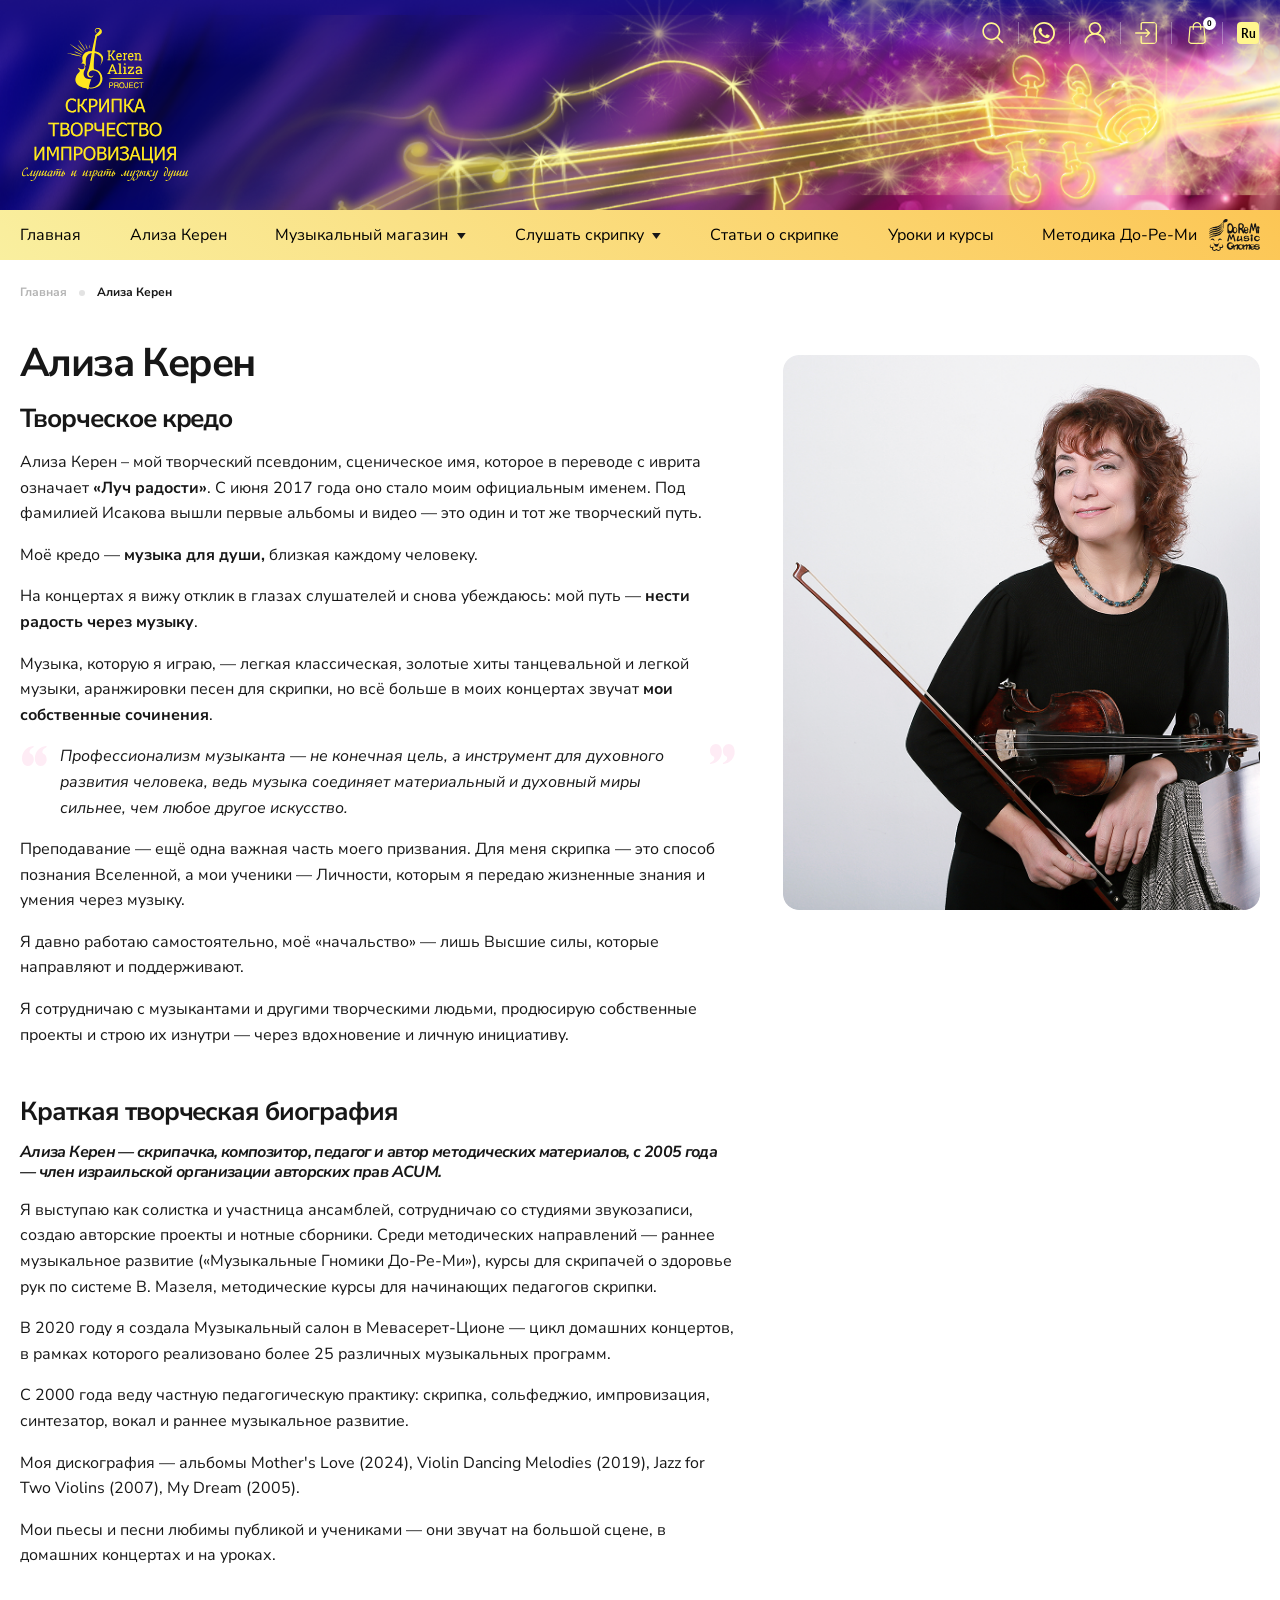
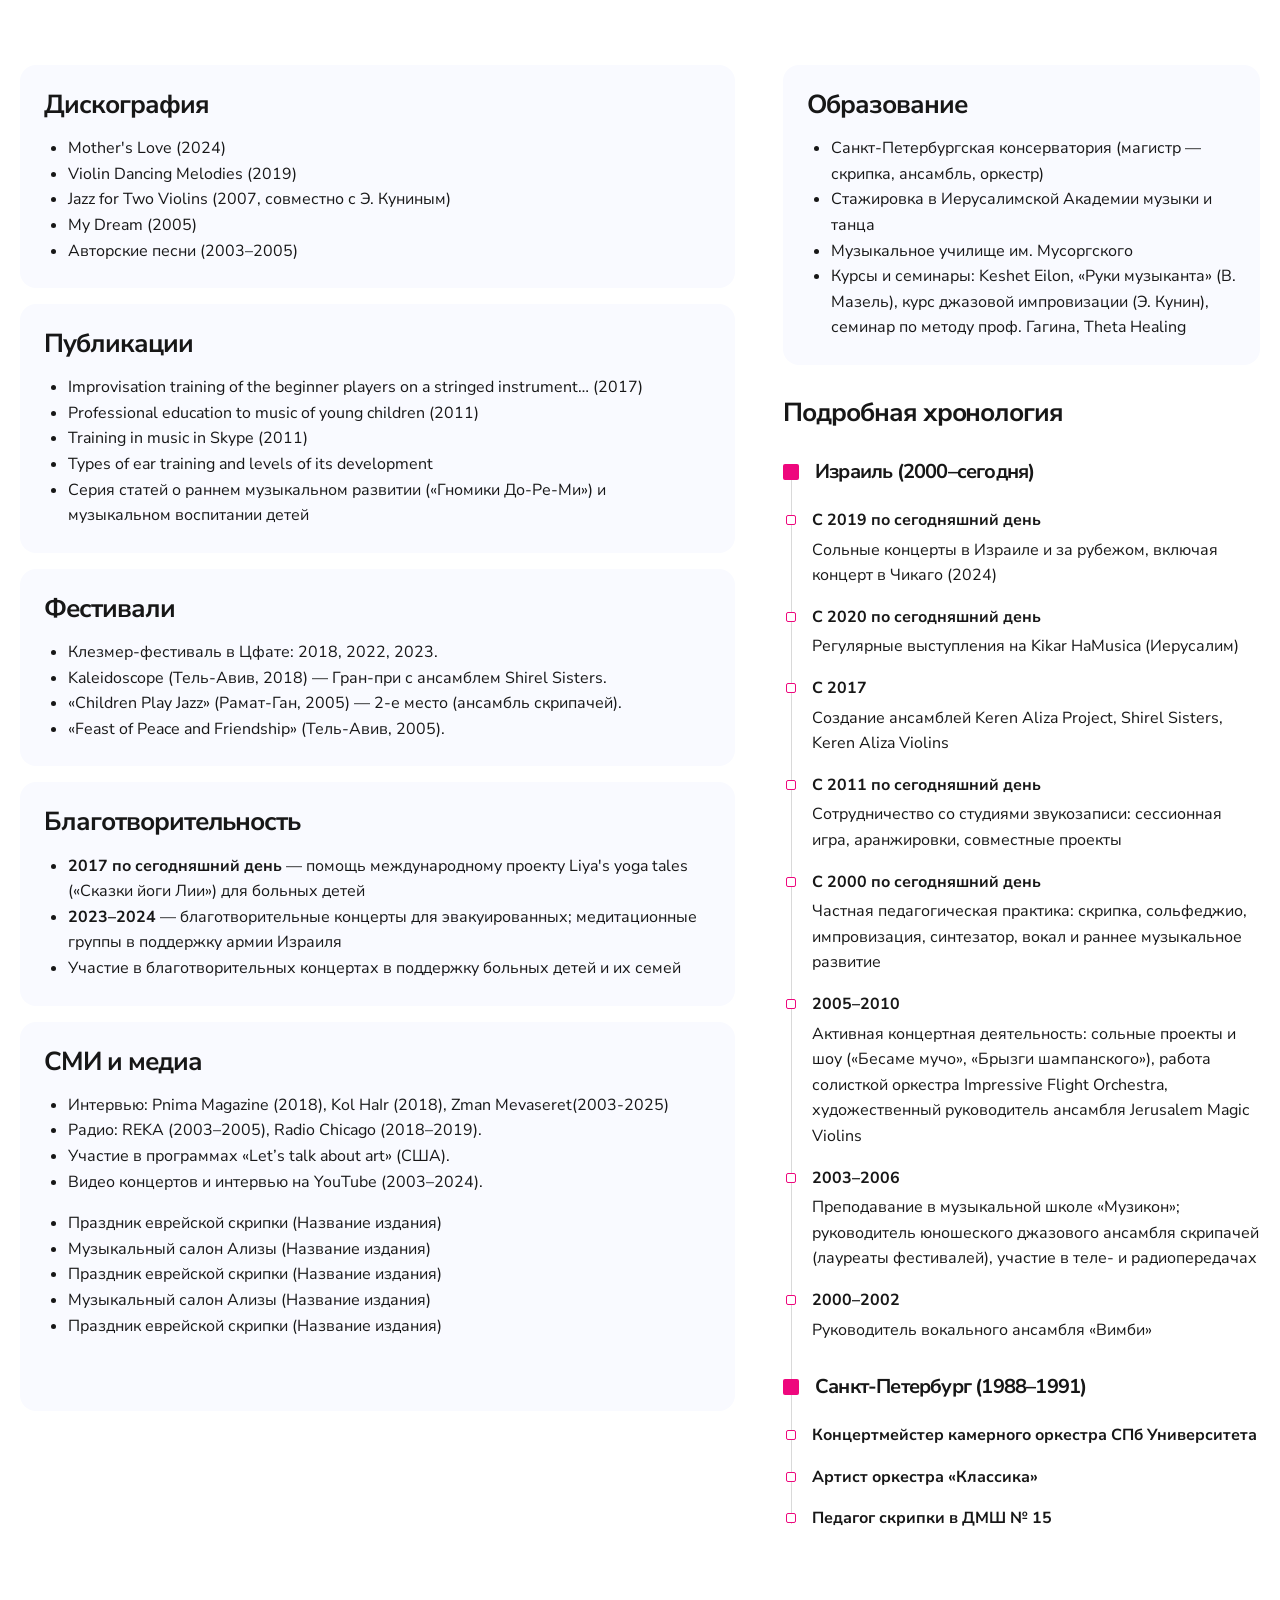
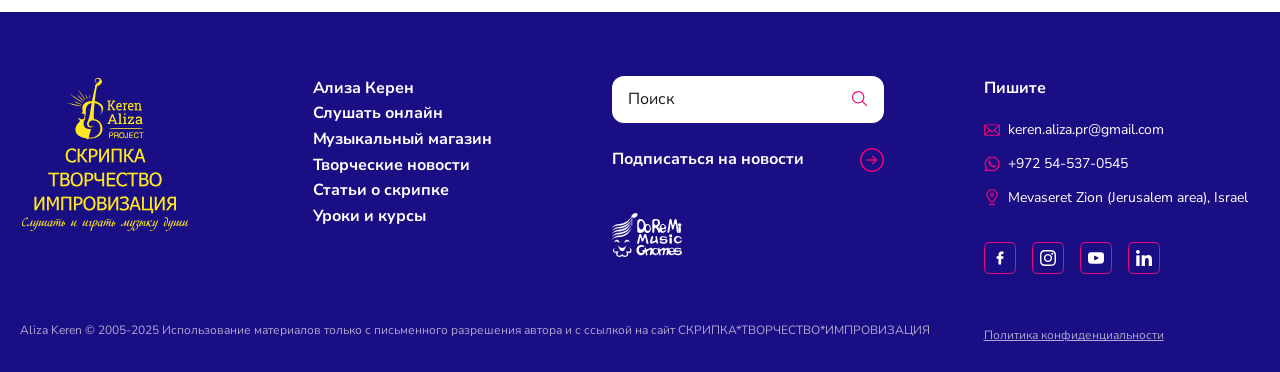
<file: about.html>
<!DOCTYPE html>
<html lang="ru">

<head>
  <meta charset="UTF-8">
  <meta name="viewport" content="width=device-width, initial-scale=1.0">
  <title>About</title>
  <!-- Fonts -->
  <link rel="preconnect" href="https://fonts.googleapis.com">
  <link rel="preconnect" href="https://fonts.gstatic.com" crossorigin>
  <link href="https://fonts.googleapis.com/css2?family=Heebo:wght@100..900&family=Lato:ital,wght@0,100;0,300;0,400;0,700;0,900;1,100;1,300;1,400;1,700;1,900&family=Nunito+Sans:ital,opsz,wght@0,6..12,200..1000;1,6..12,200..1000&display=swap&_v=20260401221058" rel="stylesheet">

  <!-- Swiper -->
  <link rel="stylesheet" href="https://cdn.jsdelivr.net/npm/swiper@11/swiper-bundle.min.css?_v=20260401221058">

  <!-- Fancybox -->
  <link rel="stylesheet" href="https://cdn.jsdelivr.net/npm/@fancyapps/ui@5/dist/fancybox/fancybox.css?_v=20260401221058">

  <!-- Styles -->
  <link rel="stylesheet" href="css/styles.min.css?_v=20260401221058">

</head>

<body>
  <div class="header">
    <div class="header__top">
      <div class="header__top-bg"></div>
      <div class="header__top-content">
        <div class="header__top-content-left">
          <div class="header__logo">
            <a href="/" class="header__logo-link" aria-label="Keren Aliza Project - на главную">
              <img src="img/svg/logo.svg" alt="Логотип Keren Aliza Project">
            </a>
          </div>
        </div>
        <div class="header__top-content-right">
          <ul class="header__actions">
            <li class="header__actions-item">
              <button class="header__actions-btn --search" aria-label="Поиск по сайту">
                <span class="visually-hidden">Поиск</span>
              </button>
            </li>
            <li class="header__actions-item">
              <a href="https://wa.me/79276666666" class="header__actions-btn --whatsapp" aria-label="Написать в WhatsApp">
                <span class="visually-hidden">WhatsApp</span>
              </a>
            </li>

            <li class="header__actions-item">
              <button class="header__actions-btn --user"></button>
            </li>
            <li class="header__actions-item">
              <a href="#" class="header__actions-btn --login"></a>
            </li>

            <li class="header__actions-item">
              <button class="header__actions-btn --cart" aria-label="Корзина, товаров: 0">
                <span class="header__actions-badge" aria-live="polite">0</span>
              </button>
            </li>

            <li class="header__actions-item">
              <button class="header__actions-btn --lang">Ru</button>
              <ul class="header__lang-menu">
                <li><a href="#">Ru</a></li>
                <li><a href="#">En</a></li>
              </ul>
            </li>
          </ul>
        </div>
      </div>
    </div>
    <div class="header__nav">
      <nav class="header__nav-content">
        <div class="header__app-nav" aria-label="Основная навигация">
          <a class="header__app-nav-item --shop" href="/shop">
            <img src="img/svg/header_store.svg" alt="">
            <span>Магазин</span>
          </a>
          <button class="header__app-nav-item --menu" type="button">
            <span>Меню</span>
            <span class="header__app-nav-burger">
                        <span></span>
            </span>
          </button>
        </div>

        <ul class="header__nav-list">
          <li class="header__nav-item">
            <a href="#" class="header__nav-link">Главная</a>
          </li>
          <li class="header__nav-item">
            <a href="#" class="header__nav-link">Ализа Керен</a>
          </li>
          <li class="header__nav-item --has-submenu">
            <a href="#" class="header__nav-link">Музыкальный магазин</a>
          </li>
          <li class="header__nav-item --has-submenu">
            <a href="#" class="header__nav-link">Слушать скрипку</a>
            <div class="header__nav-submenu">
              <div class="header__nav-submenu-group">
                <h3 class="header__nav-submenu-title">Авторская музыка</h3>
                <ul class="header__nav-submenu-list">
                  <li class="header__nav-submenu-item">
                    <a href="#" class="header__nav-submenu-link">Танцевальная</a>
                  </li>
                  <li class="header__nav-submenu-item">
                    <a href="#" class="header__nav-submenu-link">Медленная</a>
                  </li>
                  <li class="header__nav-submenu-item">
                    <a href="#" class="header__nav-submenu-link">Еврейская</a>
                  </li>
                  <li class="header__nav-submenu-item">
                    <a href="#" class="header__nav-submenu-link">Песни</a>
                  </li>
                </ul>
              </div>
              <div class="header__nav-submenu-group">
                <h3 class="header__nav-submenu-title">Аранжировки и транскрипции</h3>
                <ul class="header__nav-submenu-list">
                  <li class="header__nav-submenu-item">
                    <a href="#" class="header__nav-submenu-link">Золотые хиты</a>
                  </li>
                  <li class="header__nav-submenu-item">
                    <a href="#" class="header__nav-submenu-link">Оперетта</a>
                  </li>
                  <li class="header__nav-submenu-item">
                    <a href="#" class="header__nav-submenu-link">Еврейская музыка</a>
                  </li>
                  <li class="header__nav-submenu-item">
                    <a href="#" class="header__nav-submenu-link">Ансамбли с певцами</a>
                  </li>
                </ul>
              </div>
            </div>
          </li>
          <li class="header__nav-item">
            <a href="#" class="header__nav-link">Статьи о скрипке</a>
          </li>
          <li class="header__nav-item">
            <a href="#" class="header__nav-link">Уроки и курсы</a>
          </li>
          <li class="header__nav-item --do-re-mi">
            <a href="#" class="header__nav-link">
              <span>Методика До-Ре-Ми</span>
              <img src="img/svg/header_doremi.svg" alt="">
            </a>
          </li>
        </ul>
      </nav>
    </div>
  </div>

  <main>
    <nav class="breadcrumb container mt-24px" aria-label="breadcrumb">
      <ol>
        <li><a href="#">Главная</a></li>
        <li aria-current="page">Ализа Керен</li>
      </ol>
    </nav>

    <article class="about-page container row g-20px pt-32px pt-lg-38px pb-40px pb-lg-80px">
      <div class="col-12 col-lg-7 mb-0 mb-lg-60px">
        <h1>Ализа Керен</h1>

        <!-- Творческое кредо -->
        <section class="mt-16px">
          <h2>Творческое кредо</h2>

          <figure class="about-page__hero d-lg-none">
            <img class="rounded-16px ms-0 ms-sm-3" src="img/about-hero.png" alt="Ализа Керен — скрипачка">
          </figure>

          <p>
            Ализа Керен – мой творческий псевдоним, сценическое имя, которое в переводе с иврита означает
            <b>«Луч радости»</b>. С июня 2017 года оно стало моим официальным именем. Под фамилией Исакова
            вышли первые альбомы и видео — это один и тот же творческий путь.
          </p>

          <p>
            Моё кредо — <b>музыка для души,</b> близкая каждому человеку.
          </p>

          <p>
            На концертах я вижу отклик в глазах слушателей и снова убеждаюсь: мой путь — <b>нести радость через музыку</b>.
          </p>

          <p>
            Музыка, которую я играю, — легкая классическая, золотые хиты танцевальной и легкой музыки,
            аранжировки песен для скрипки, но всё больше в моих концертах звучат <b>мои собственные сочинения</b>.
          </p>

          <blockquote class="blockquote --quoted">
            <p class="text-16 fst-italic">
              Профессионализм музыканта — не конечная цель, а инструмент для духовного развития человека, ведь
              музыка соединяет материальный и духовный миры сильнее, чем любое другое искусство.
            </p>
          </blockquote>

          <p>
            Преподавание — ещё одна важная часть моего призвания. Для меня скрипка — это способ познания
            Вселенной, а мои ученики — Личности, которым я передаю жизненные знания и умения через музыку.
          </p>

          <p>
            Я давно работаю самостоятельно, моё «начальство» — лишь Высшие силы, которые направляют и
            поддерживают.
          </p>

          <p>
            Я сотрудничаю с музыкантами и другими творческими людьми, продюсирую собственные проекты и
            строю их изнутри — через вдохновение и личную инициативу.
          </p>
        </section>

        <!-- Биография -->
        <section class="mt-48px">
          <h2>Краткая творческая биография</h2>

          <p class="text-16-bold-italic">
            Ализа Керен — скрипачка, композитор, педагог и автор методических материалов, с 2005 года —
            член израильской организации авторских прав ACUM.
          </p>

          <p>
            Я выступаю как солистка и участница ансамблей, сотрудничаю со студиями звукозаписи, создаю авторские
            проекты и нотные сборники. Среди методических направлений — раннее музыкальное развитие («Музыкальные
            Гномики До-Ре-Ми»), курсы для скрипачей о здоровье рук по системе В. Мазеля, методические курсы для
            начинающих педагогов скрипки.
          </p>

          <p>
            В 2020 году я создала Музыкальный салон в Мевасерет-Ционе — цикл домашних концертов, в рамках которого
            реализовано более 25 различных музыкальных программ.
          </p>

          <p>
            С 2000 года веду частную педагогическую практику: скрипка, сольфеджио, импровизация, синтезатор, вокал и
            раннее музыкальное развитие.
          </p>

          <p>
            Моя дискография — альбомы <cite>Mother's Love</cite> (2024), <cite>Violin Dancing Melodies</cite>
            (2019), <cite>Jazz for Two Violins</cite> (2007), <cite>My Dream</cite> (2005).
          </p>

          <p>
            Мои пьесы и песни любимы публикой и учениками — они звучат на большой сцене, в домашних концертах и на
            уроках.
          </p>
        </section>
      </div>

      <div class="col-12 col-lg-5 ps-lg-28px d-none d-lg-block">
        <figure>
          <img class="rounded-16px" src="img/about-hero.png" alt="Ализа Керен — скрипачка">
        </figure>
      </div>



      <div class="col-12 col-lg-7">
        <!-- Дискография -->
        <section class="about-page-info">
          <h2>Дискография</h2>
          <ul>
            <li><cite>Mother's Love</cite> (2024)</li>
            <li><cite>Violin Dancing Melodies</cite> (2019)</li>
            <li><cite>Jazz for Two Violins</cite> (2007, совместно с Э. Куниным)</li>
            <li><cite>My Dream</cite> (2005)</li>
            <li>Авторские песни (2003–2005)</li>
          </ul>
        </section>

        <!-- Публикации -->
        <section class="about-page-info">
          <h2>Публикации</h2>
          <ul>
            <li><cite lang="en">Improvisation training of the beginner players on a stringed instrument…</cite>
              (2017)</li>
            <li><cite lang="en">Professional education to music of young children</cite> (2011)</li>
            <li><cite lang="en">Training in music in Skype</cite> (2011)</li>
            <li><cite lang="en">Types of ear training and levels of its development</cite></li>
            <li>Серия статей о раннем музыкальном развитии («Гномики До-Ре-Ми») и музыкальном воспитании детей</li>
          </ul>
        </section>

        <!-- Фестивали -->
        <section class="about-page-info">
          <h2>Фестивали</h2>
          <ul>
            <li>Клезмер-фестиваль в Цфате: 2018, 2022, 2023.</li>
            <li>Kaleidoscope (Тель-Авив, 2018) — Гран-при с ансамблем Shirel Sisters.</li>
            <li>«Children Play Jazz» (Рамат-Ган, 2005) — 2-е место (ансамбль скрипачей).</li>
            <li>«Feast of Peace and Friendship» (Тель-Авив, 2005).</li>
          </ul>
        </section>

        <!-- Благотворительность -->
        <section class="about-page-info">
          <h2>Благотворительность</h2>
          <ul>
            <li><b>2017 по сегодняшний день</b> — помощь международному проекту <cite lang="en">Liya's yoga tales</cite>
              («Сказки йоги Лии») для больных детей</li>
            <li><b>2023–2024</b> — благотворительные концерты для эвакуированных; медитационные группы в поддержку армии
              Израиля</li>
            <li>Участие в благотворительных концертах в поддержку больных детей и их семей</li>
          </ul>
        </section>

        <!-- СМИ -->
        <section class="about-page-info">
          <h2>СМИ и медиа</h2>
          <ul>
            <li>Интервью: Pnima Magazine (2018), Kol HaIr (2018), Zman Mevaseret(2003-2025)</li>
            <li>Радио: REKA (2003–2005), Radio Chicago (2018–2019).</li>
            <li>Участие в программах «Let’s talk about art» (США).</li>
            <li>Видео концертов и интервью на YouTube (2003–2024).</li>
          </ul>
          <ul class="mt-16px pb-0 pb-md-48px">
            <li>Праздник еврейской скрипки (Название издания)</li>
            <li>Музыкальный салон Ализы (Название издания)</li>
            <li>Праздник еврейской скрипки (Название издания)</li>
            <li>Музыкальный салон Ализы (Название издания)</li>
            <li>Праздник еврейской скрипки (Название издания)</li>
          </ul>
        </section>
      </div>

      <div class="col-12 col-lg-5 ps-lg-28px">
        <!-- Образование -->
        <section class="about-page-info">
          <h2>Образование</h2>
          <ul>
            <li>Санкт-Петербургская консерватория (магистр — скрипка, ансамбль, оркестр)</li>
            <li>Стажировка в Иерусалимской Академии музыки и танца</li>
            <li>Музыкальное училище им. Мусоргского</li>
            <li>Курсы и семинары: Keshet Eilon, «Руки музыканта» (В. Мазель), курс джазовой импровизации (Э. Кунин),
              семинар по методу проф. Гагина, Theta Healing</li>
          </ul>
        </section>

        <!-- Карьера -->
        <section class="mt-32px">
          <h2>Подробная хронология</h2>
          <div class="timeline">
            <section class="timeline__period">
              <h3>Израиль (2000–сегодня)</h3>
              <dl class="timeline__list">
                <dt>С 2019 по сегодняшний день</dt>
                <dd>Cольные концерты в Израиле и за рубежом, включая концерт в Чикаго (2024)</dd>

                <dt>С 2020 по сегодняшний день</dt>
                <dd>Регулярные выступления на Kikar HaMusica (Иерусалим)</dd>

                <dt>С 2017</dt>
                <dd>Создание ансамблей Keren Aliza Project, Shirel Sisters, Keren Aliza Violins</dd>

                <dt>С 2011 по сегодняшний день</dt>
                <dd>Сотрудничество со студиями звукозаписи: сессионная игра, аранжировки, совместные проекты
                </dd>

                <dt>С 2000 по сегодняшний день</dt>
                <dd>Частная педагогическая практика: скрипка, сольфеджио, импровизация, синтезатор, вокал и
                  раннее музыкальное развитие</dd>

                <dt>2005–2010</dt>
                <dd>Активная концертная деятельность: сольные проекты и шоу («Бесаме мучо», «Брызги
                  шампанского»), работа солисткой оркестра Impressive Flight Orchestra, художественный
                  руководитель ансамбля Jerusalem Magic Violins</dd>

                <dt>2003–2006</dt>
                <dd>Преподавание в музыкальной школе «Музикон»; руководитель юношеского джазового ансамбля
                  скрипачей (лауреаты фестивалей), участие в теле- и радиопередачах</dd>

                <dt>2000–2002</dt>
                <dd>Руководитель вокального ансамбля «Вимби»</dd>
              </dl>
            </section>

            <section class="timeline__period">
              <h3>Санкт-Петербург (1988–1991)</h3>
              <dl class="timeline__list">
                <dt>Концертмейстер камерного оркестра СПб Университета</dt>
                <dt>Артист оркестра «Классика»</dt>
                <dt>Педагог скрипки в ДМШ № 15</dt>
              </dl>
            </section>
          </div>
        </section>
      </div>
    </article>
  </main>

  <footer class="footer">
    <div class="footer__layout">
      <div class="footer__brand">
        <a href="#" class="footer__brand-link">
          <img class="footer__brand-logo" src="img/svg/logo.svg" alt="">
        </a>
      </div>
      <nav class="footer__navigation">
        <ul class="footer__navigation-items">
          <li class="footer__navigation-item">
            <a class="footer__navigation-link" href="#">Ализа Керен</a>
          </li>
          <li class="footer__navigation-item">
            <a class="footer__navigation-link" href="#">Слушать онлайн</a>
          </li>
          <li class="footer__navigation-item">
            <a class="footer__navigation-link" href="#">Музыкальный магазин</a>
          </li>
          <li class="footer__navigation-item">
            <a class="footer__navigation-link" href="#">Творческие новости</a>
          </li>
          <li class="footer__navigation-item">
            <a class="footer__navigation-link" href="#">Статьи о скрипке</a>
          </li>
          <li class="footer__navigation-item">
            <a class="footer__navigation-link" href="#">Уроки и курсы</a>
          </li>
        </ul>
      </nav>
      <div class="footer__search">
        <form action="javascript:void();" class="footer__search-box">
          <input type="text" name="search" class="footer__search-field" placeholder="Поиск">
        </form>
        <a class="footer__newsletter-link" href="#">
          <span>Подписаться на новости</span>
        </a>
      </div>
      <div class="footer__partner">
        <a href="#" class="footer__partner-link">
          <img class="footer__partner-logo" src="img/svg/footer_doremi.svg" alt="">
        </a>
      </div>
      <div class="footer__contacts">
        <div class="footer__contacts-title">Пишите</div>
        <ul class="footer__contacts-items">
          <li class="footer__contacts-item --mail">
            <a href="#">keren.aliza.pr@gmail.com</a>
          </li>
          <li class="footer__contacts-item --whatsapp">
            <a href="#">+972 54-537-0545</a>
          </li>
          <li class="footer__contacts-item --address">
            <a href="#">Mevaseret Zion (Jerusalem area), Israel</a>
          </li>
        </ul>
        <ul class="footer__contacts-socials">
          <li class="footer__contacts-social">
            <a class="footer__contacts-social-link" href="#">
              <svg width="16" height="16" viewBox="0 0 16 16" fill="none" xmlns="http://www.w3.org/2000/svg">
                <path d="M6.46395 8.83172C6.41595 8.83172 5.35995 8.83172 4.87995 8.83172C4.62395 8.83172 4.54395 8.73572 4.54395 8.49572C4.54395 7.85572 4.54395 7.19972 4.54395 6.55972C4.54395 6.30372 4.63995 6.22372 4.87995 6.22372H6.46395C6.46395 6.17572 6.46395 5.24772 6.46395 4.81572C6.46395 4.17572 6.57595 3.56772 6.89595 3.00772C7.23195 2.43172 7.71195 2.04772 8.31995 1.82372C8.71995 1.67972 9.11995 1.61572 9.55195 1.61572H11.1199C11.3439 1.61572 11.4399 1.71172 11.4399 1.93572V3.75972C11.4399 3.98372 11.3439 4.07972 11.1199 4.07972C10.6879 4.07972 10.2559 4.07972 9.82395 4.09572C9.39195 4.09572 9.16795 4.30372 9.16795 4.75172C9.15195 5.23172 9.16795 5.69572 9.16795 6.19172H11.0239C11.2799 6.19172 11.3759 6.28772 11.3759 6.54372V8.47972C11.3759 8.73572 11.2959 8.81572 11.0239 8.81572C10.4479 8.81572 9.21595 8.81572 9.16795 8.81572V14.0317C9.16795 14.3037 9.08795 14.3997 8.79995 14.3997C8.12795 14.3997 7.47195 14.3997 6.79995 14.3997C6.55995 14.3997 6.46395 14.3037 6.46395 14.0637C6.46395 12.3837 6.46395 8.87972 6.46395 8.83172Z" />
              </svg>
            </a>
          </li>
          <li class="footer__contacts-social">
            <a class="footer__contacts-social-link" href="#">
              <svg width="16" height="16" viewBox="0 0 16 16" fill="none" xmlns="http://www.w3.org/2000/svg">
                <g clip-path="url(#clip0_4588_23895)">
                  <path d="M8.00279 3.89209C5.73413 3.89209 3.89746 5.73076 3.89746 7.99742C3.89746 10.2661 5.73613 12.1028 8.00279 12.1028C10.2715 12.1028 12.1081 10.2641 12.1081 7.99742C12.1081 5.72876 10.2695 3.89209 8.00279 3.89209ZM8.00279 10.6621C6.53013 10.6621 5.33813 9.46942 5.33813 7.99742C5.33813 6.52542 6.53079 5.33276 8.00279 5.33276C9.47479 5.33276 10.6675 6.52542 10.6675 7.99742C10.6681 9.46942 9.47546 10.6621 8.00279 10.6621Z" />
                  <path d="M11.2988 0.0507461C9.82682 -0.0179206 6.18082 -0.0145873 4.70749 0.0507461C3.41282 0.111413 2.27082 0.424079 1.35015 1.34475C-0.188515 2.88341 0.00815151 4.95675 0.00815151 7.99741C0.00815151 11.1094 -0.165182 13.1347 1.35015 14.6501C2.89482 16.1941 4.99815 15.9921 8.00282 15.9921C11.0855 15.9921 12.1495 15.9941 13.2395 15.5721C14.7215 14.9967 15.8402 13.6721 15.9495 11.2927C16.0188 9.82008 16.0148 6.17475 15.9495 4.70141C15.8175 1.89275 14.3102 0.189413 11.2988 0.0507461ZM13.6288 13.6321C12.6202 14.6407 11.2208 14.5507 7.98349 14.5507C4.65015 14.5507 3.31348 14.6001 2.33815 13.6221C1.21482 12.5041 1.41815 10.7087 1.41815 7.98675C1.41815 4.30341 1.04015 1.65075 4.73682 1.46141C5.58615 1.43141 5.83615 1.42141 7.97415 1.42141L8.00415 1.44141C11.5568 1.44141 14.3442 1.06941 14.5115 4.76541C14.5495 5.60875 14.5582 5.86208 14.5582 7.99675C14.5575 11.2914 14.6202 12.6361 13.6288 13.6321Z" />
                  <path d="M12.2706 4.68917C12.8004 4.68917 13.2299 4.25967 13.2299 3.72984C13.2299 3.20002 12.8004 2.77051 12.2706 2.77051C11.7408 2.77051 11.3113 3.20002 11.3113 3.72984C11.3113 4.25967 11.7408 4.68917 12.2706 4.68917Z" />
                </g>
                <defs>
                  <clipPath id="clip0_4588_23895">
                    <rect width="16" height="16" fill="white" />
                  </clipPath>
                </defs>
              </svg>
            </a>
          </li>
          <li class="footer__contacts-social">
            <a class="footer__contacts-social-link" href="#">
              <svg width="16" height="16" viewBox="0 0 16 16" fill="none" xmlns="http://www.w3.org/2000/svg">
                <path d="M15.3764 3.33624C14.7988 2.64968 13.7325 2.36963 11.6961 2.36963H4.30379C2.22075 2.36963 1.13636 2.66775 0.560981 3.39869C0 4.11136 0 5.16142 0 6.61474V9.38475C0 12.2003 0.6656 13.6298 4.30379 13.6298H11.6961C13.4621 13.6298 14.4407 13.3827 15.0738 12.7768C15.723 12.1555 16 11.141 16 9.38475V6.61474C16 5.08209 15.9566 4.02584 15.3764 3.33624ZM10.2721 8.38217L6.91525 10.1365C6.84021 10.1758 6.75814 10.1952 6.67618 10.1952C6.58338 10.1952 6.49079 10.1702 6.40877 10.1206C6.25435 10.027 6.16005 9.85964 6.16005 9.6791V6.1816C6.16005 6.00137 6.25409 5.83414 6.40821 5.74052C6.56237 5.64689 6.75412 5.64049 6.91406 5.72359L10.2709 7.46666C10.4417 7.55533 10.5489 7.73164 10.5492 7.924C10.5494 8.11652 10.4426 8.29309 10.2721 8.38217Z" />
              </svg>
            </a>
          </li>
          <li class="footer__contacts-social">
            <a class="footer__contacts-social-link" href="#">
              <svg width="16" height="16" viewBox="0 0 16 16" fill="none" xmlns="http://www.w3.org/2000/svg">
                <g clip-path="url(#clip0_4588_23906)">
                  <path d="M15.9958 16L15.9998 15.9993V10.1313C15.9998 7.26065 15.3818 5.04932 12.0258 5.04932C10.4125 5.04932 9.32985 5.93465 8.88785 6.77398H8.84118V5.31732H5.65918V15.9993H8.97251V10.71C8.97251 9.31732 9.23651 7.97065 10.9612 7.97065C12.6605 7.97065 12.6858 9.55998 12.6858 10.7993V16H15.9958Z" />
                  <path d="M0.263916 5.31787H3.58125V15.9999H0.263916V5.31787Z" />
                  <path d="M1.92133 0C0.860667 0 0 0.860667 0 1.92133C0 2.982 0.860667 3.86067 1.92133 3.86067C2.982 3.86067 3.84267 2.982 3.84267 1.92133C3.842 0.860667 2.98133 0 1.92133 0Z" />
                </g>
                <defs>
                  <clipPath id="clip0_4588_23906">
                    <rect width="16" height="16" fill="white" />
                  </clipPath>
                </defs>
              </svg>
            </a>
          </li>
        </ul>

      </div>
      <div class="footer__legal">
        <span>Aliza Keren © 2005-2025 Использование материалов только с письменного разрешения автора и с ссылкой на
                сайт СКРИПКА*ТВОРЧЕСТВО*ИМПРОВИЗАЦИЯ</span>
      </div>
      <div class="footer__privacy">
        <a class="footer__privacy-link" href="#">Политика конфиденциальности</a>
      </div>
    </div>
  </footer>
  <!-- Swiper -->
  <script src="https://cdn.jsdelivr.net/npm/swiper@11/swiper-bundle.min.js?_v=20260401221058"></script>

  <!-- Fancybox -->
  <script src="https://cdn.jsdelivr.net/npm/@fancyapps/ui@5/dist/fancybox/fancybox.umd.js?_v=20260401221058"></script>

  <!-- Main script -->
  <script src="js/index.min.js?_v=20260401221058"></script>

</body>

</html>
</file>
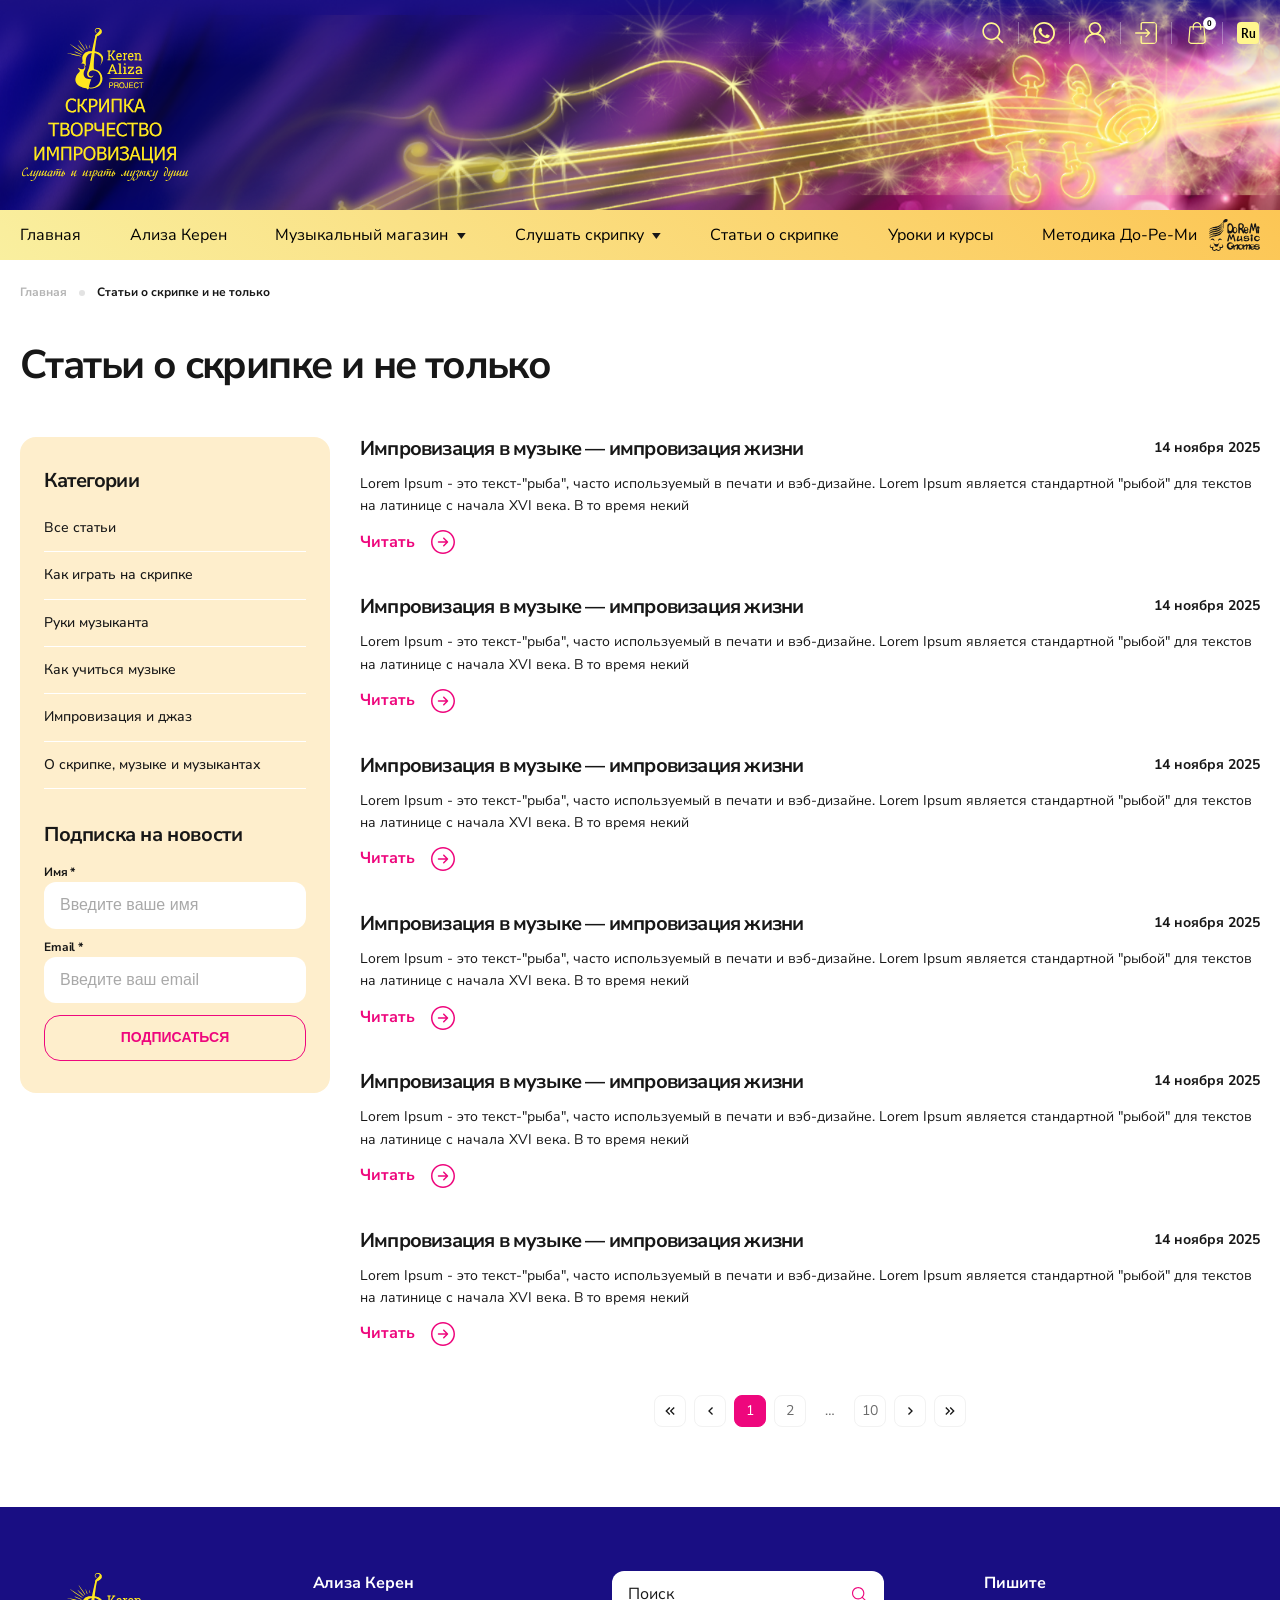
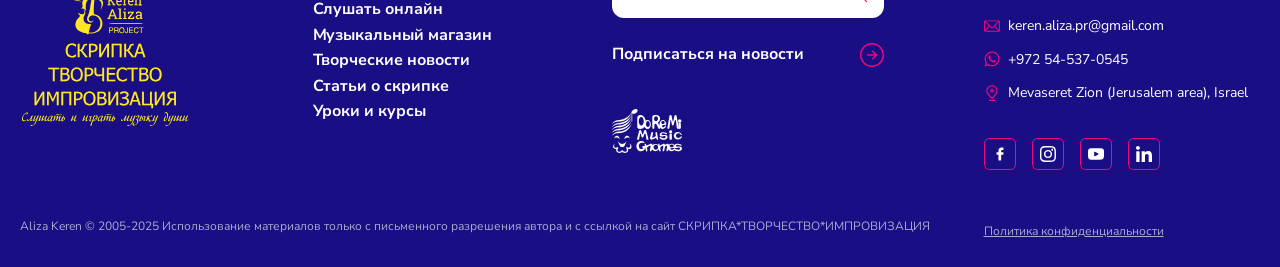
<file: articles.html>
<!DOCTYPE html>
<html lang="ru">

<head>
  <meta charset="UTF-8">
  <meta name="viewport" content="width=device-width, initial-scale=1.0">
  <title>Articles</title>
  <!-- Fonts -->
  <link rel="preconnect" href="https://fonts.googleapis.com">
  <link rel="preconnect" href="https://fonts.gstatic.com" crossorigin>
  <link href="https://fonts.googleapis.com/css2?family=Heebo:wght@100..900&family=Lato:ital,wght@0,100;0,300;0,400;0,700;0,900;1,100;1,300;1,400;1,700;1,900&family=Nunito+Sans:ital,opsz,wght@0,6..12,200..1000;1,6..12,200..1000&display=swap&_v=20260401221058" rel="stylesheet">

  <!-- Swiper -->
  <link rel="stylesheet" href="https://cdn.jsdelivr.net/npm/swiper@11/swiper-bundle.min.css?_v=20260401221058">

  <!-- Fancybox -->
  <link rel="stylesheet" href="https://cdn.jsdelivr.net/npm/@fancyapps/ui@5/dist/fancybox/fancybox.css?_v=20260401221058">

  <!-- Styles -->
  <link rel="stylesheet" href="css/styles.min.css?_v=20260401221058">

</head>

<body>
  <div class="header">
    <div class="header__top">
      <div class="header__top-bg"></div>
      <div class="header__top-content">
        <div class="header__top-content-left">
          <div class="header__logo">
            <a href="/" class="header__logo-link" aria-label="Keren Aliza Project - на главную">
              <img src="img/svg/logo.svg" alt="Логотип Keren Aliza Project">
            </a>
          </div>
        </div>
        <div class="header__top-content-right">
          <ul class="header__actions">
            <li class="header__actions-item">
              <button class="header__actions-btn --search" aria-label="Поиск по сайту">
                <span class="visually-hidden">Поиск</span>
              </button>
            </li>
            <li class="header__actions-item">
              <a href="https://wa.me/79276666666" class="header__actions-btn --whatsapp" aria-label="Написать в WhatsApp">
                <span class="visually-hidden">WhatsApp</span>
              </a>
            </li>

            <li class="header__actions-item">
              <button class="header__actions-btn --user"></button>
            </li>
            <li class="header__actions-item">
              <a href="#" class="header__actions-btn --login"></a>
            </li>

            <li class="header__actions-item">
              <button class="header__actions-btn --cart" aria-label="Корзина, товаров: 0">
                <span class="header__actions-badge" aria-live="polite">0</span>
              </button>
            </li>

            <li class="header__actions-item">
              <button class="header__actions-btn --lang">Ru</button>
              <ul class="header__lang-menu">
                <li><a href="#">Ru</a></li>
                <li><a href="#">En</a></li>
              </ul>
            </li>
          </ul>
        </div>
      </div>
    </div>
    <div class="header__nav">
      <nav class="header__nav-content">
        <div class="header__app-nav" aria-label="Основная навигация">
          <a class="header__app-nav-item --shop" href="/shop">
            <img src="img/svg/header_store.svg" alt="">
            <span>Магазин</span>
          </a>
          <button class="header__app-nav-item --menu" type="button">
            <span>Меню</span>
            <span class="header__app-nav-burger">
                        <span></span>
            </span>
          </button>
        </div>

        <ul class="header__nav-list">
          <li class="header__nav-item">
            <a href="#" class="header__nav-link">Главная</a>
          </li>
          <li class="header__nav-item">
            <a href="#" class="header__nav-link">Ализа Керен</a>
          </li>
          <li class="header__nav-item --has-submenu">
            <a href="#" class="header__nav-link">Музыкальный магазин</a>
          </li>
          <li class="header__nav-item --has-submenu">
            <a href="#" class="header__nav-link">Слушать скрипку</a>
            <div class="header__nav-submenu">
              <div class="header__nav-submenu-group">
                <h3 class="header__nav-submenu-title">Авторская музыка</h3>
                <ul class="header__nav-submenu-list">
                  <li class="header__nav-submenu-item">
                    <a href="#" class="header__nav-submenu-link">Танцевальная</a>
                  </li>
                  <li class="header__nav-submenu-item">
                    <a href="#" class="header__nav-submenu-link">Медленная</a>
                  </li>
                  <li class="header__nav-submenu-item">
                    <a href="#" class="header__nav-submenu-link">Еврейская</a>
                  </li>
                  <li class="header__nav-submenu-item">
                    <a href="#" class="header__nav-submenu-link">Песни</a>
                  </li>
                </ul>
              </div>
              <div class="header__nav-submenu-group">
                <h3 class="header__nav-submenu-title">Аранжировки и транскрипции</h3>
                <ul class="header__nav-submenu-list">
                  <li class="header__nav-submenu-item">
                    <a href="#" class="header__nav-submenu-link">Золотые хиты</a>
                  </li>
                  <li class="header__nav-submenu-item">
                    <a href="#" class="header__nav-submenu-link">Оперетта</a>
                  </li>
                  <li class="header__nav-submenu-item">
                    <a href="#" class="header__nav-submenu-link">Еврейская музыка</a>
                  </li>
                  <li class="header__nav-submenu-item">
                    <a href="#" class="header__nav-submenu-link">Ансамбли с певцами</a>
                  </li>
                </ul>
              </div>
            </div>
          </li>
          <li class="header__nav-item">
            <a href="#" class="header__nav-link">Статьи о скрипке</a>
          </li>
          <li class="header__nav-item">
            <a href="#" class="header__nav-link">Уроки и курсы</a>
          </li>
          <li class="header__nav-item --do-re-mi">
            <a href="#" class="header__nav-link">
              <span>Методика До-Ре-Ми</span>
              <img src="img/svg/header_doremi.svg" alt="">
            </a>
          </li>
        </ul>
      </nav>
    </div>
  </div>

  <main>
    <nav class="breadcrumb container mt-24px" aria-label="breadcrumb">
      <ol>
        <li><a href="#">Главная</a></li>
        <li aria-current="page">Статьи о скрипке и не только</li>
      </ol>
    </nav>

    <section class="container pt-32px pb-40px pt-lg-40px pb-lg-80px">
      <header>
        <h1>Статьи о скрипке и не только</h1>
      </header>
      <div class="row pt-24px pt-lg-48px">

        <div class="col-12 col-lg-4 col-xl-3">
          <aside class="sidebar-menu">
            <button class="sidebar-menu__toggle" type="button" aria-expanded="false">
              <span class="sidebar-menu__toggle-text">Все статьи</span>
            </button>

            <div class="sidebar-menu__wrapper">
              <div class="sidebar-menu__body">
                <nav class="sidebar-menu__section-s2">
                  <div class="sidebar-menu__section-title-s2">
                    Категории
                  </div>
                  <ul class="sidebar-menu__list-s2">
                    <li class="sidebar-menu__item-s2">
                      <a class="sidebar-menu__link-s2" href="#">Все статьи</a>
                    </li>
                    <li class="sidebar-menu__item-s2">
                      <a class="sidebar-menu__link-s2" href="#">Как играть на скрипке</a>
                    </li>
                    <li class="sidebar-menu__item-s2">
                      <a class="sidebar-menu__link-s2" href="#">Руки музыканта</a>
                    </li>
                    <li class="sidebar-menu__item-s2">
                      <a class="sidebar-menu__link-s2" href="#">Как учиться музыке</a>
                    </li>
                    <li class="sidebar-menu__item-s2">
                      <a class="sidebar-menu__link-s2" href="#">Импровизация и джаз</a>
                    </li>
                    <li class="sidebar-menu__item-s2">
                      <a class="sidebar-menu__link-s2" href="#">О скрипке, музыке и музыкантах</a>
                    </li>
                  </ul>
                </nav>
                <div class="sidebar-menu__content pb-32px d-none d-lg-block">
                  <form class="sidebar-subscribe px-16px">
                    <h3 class="sidebar-subscribe__title">Подписка на новости</h3>
                    <label class="sidebar-subscribe__label" for="name">
                      <span>Имя</span>
                      <span>*</span>
                    </label>
                    <input class="sidebar-subscribe__input" name="name" id="name" type="text" placeholder="Введите ваше имя" required>

                    <label class="sidebar-subscribe__label" for="email">
                      <span>Email</span>
                      <span>*</span>
                    </label>
                    <input class="sidebar-subscribe__input" name="email" id="email" type="email" placeholder="Введите ваш email" required>
                    <button class="sidebar-subscribe__submit" type="submit">ПОДПИСАТЬСЯ</button>
                  </form>
                </div>
              </div>
            </div>
          </aside>
        </div>

        <div class="col-12 col-lg-8 col-xl-9 ps-lg-30px pt-24px pt-lg-0">
          <ul class="articles-list">

            <li class="articles-list__items">
              <article class="article-card">
                <header class="article-card__header">
                  <h2 class="article-card__title">
                    <a class="article-card__header-link" href="/article-url">
                      Импровизация в музыке — импровизация жизни
                    </a>
                  </h2>
                  <time class="article-card__time" datetime="2025-11-14">14 ноября 2025</time>
                </header>

                <p class="article-card__description">
                  Lorem Ipsum - это текст-"рыба", часто используемый в печати и вэб-дизайне. Lorem
                  Ipsum является стандартной "рыбой" для текстов на латинице с начала XVI века. В
                  то время некий
                </p>

                <a class="article-card__read-more btn btn-circles-arrow" href="/article-url">
                  Читать
                </a>
              </article>
            </li>

            <li class="articles-list__items">
              <article class="article-card">
                <header class="article-card__header">
                  <h2 class="article-card__title">
                    <a class="article-card__header-link" href="/article-url">
                      Импровизация в музыке — импровизация жизни
                    </a>
                  </h2>
                  <time class="article-card__time" datetime="2025-11-14">14 ноября 2025</time>
                </header>

                <p class="article-card__description">
                  Lorem Ipsum - это текст-"рыба", часто используемый в печати и вэб-дизайне. Lorem
                  Ipsum является стандартной "рыбой" для текстов на латинице с начала XVI века. В
                  то время некий
                </p>

                <a class="article-card__read-more btn btn-circles-arrow" href="/article-url">
                  Читать
                </a>
              </article>
            </li>

            <li class="articles-list__items">
              <article class="article-card">
                <header class="article-card__header">
                  <h2 class="article-card__title">
                    <a class="article-card__header-link" href="/article-url">
                      Импровизация в музыке — импровизация жизни
                    </a>
                  </h2>
                  <time class="article-card__time" datetime="2025-11-14">14 ноября 2025</time>
                </header>

                <p class="article-card__description">
                  Lorem Ipsum - это текст-"рыба", часто используемый в печати и вэб-дизайне. Lorem
                  Ipsum является стандартной "рыбой" для текстов на латинице с начала XVI века. В
                  то время некий
                </p>

                <a class="article-card__read-more btn btn-circles-arrow" href="/article-url">
                  Читать
                </a>
              </article>
            </li>

            <li class="articles-list__items">
              <article class="article-card">
                <header class="article-card__header">
                  <h2 class="article-card__title">
                    <a class="article-card__header-link" href="/article-url">
                      Импровизация в музыке — импровизация жизни
                    </a>
                  </h2>
                  <time class="article-card__time" datetime="2025-11-14">14 ноября 2025</time>
                </header>

                <p class="article-card__description">
                  Lorem Ipsum - это текст-"рыба", часто используемый в печати и вэб-дизайне. Lorem
                  Ipsum является стандартной "рыбой" для текстов на латинице с начала XVI века. В
                  то время некий
                </p>

                <a class="article-card__read-more btn btn-circles-arrow" href="/article-url">
                  Читать
                </a>
              </article>
            </li>

            <li class="articles-list__items">
              <article class="article-card">
                <header class="article-card__header">
                  <h2 class="article-card__title">
                    <a class="article-card__header-link" href="/article-url">
                      Импровизация в музыке — импровизация жизни
                    </a>
                  </h2>
                  <time class="article-card__time" datetime="2025-11-14">14 ноября 2025</time>
                </header>

                <p class="article-card__description">
                  Lorem Ipsum - это текст-"рыба", часто используемый в печати и вэб-дизайне. Lorem
                  Ipsum является стандартной "рыбой" для текстов на латинице с начала XVI века. В
                  то время некий
                </p>

                <a class="article-card__read-more btn btn-circles-arrow" href="/article-url">
                  Читать
                </a>
              </article>
            </li>

            <li class="articles-list__items">
              <article class="article-card">
                <header class="article-card__header">
                  <h2 class="article-card__title">
                    <a class="article-card__header-link" href="/article-url">
                      Импровизация в музыке — импровизация жизни
                    </a>
                  </h2>
                  <time class="article-card__time" datetime="2025-11-14">14 ноября 2025</time>
                </header>

                <p class="article-card__description">
                  Lorem Ipsum - это текст-"рыба", часто используемый в печати и вэб-дизайне. Lorem
                  Ipsum является стандартной "рыбой" для текстов на латинице с начала XVI века. В
                  то время некий
                </p>

                <a class="article-card__read-more btn btn-circles-arrow" href="/article-url">
                  Читать
                </a>
              </article>
            </li>

          </ul>

          <nav class="pagination pt-48px" aria-label="Пагинация">
            <ul class="pagination__list">
              <li class="pagination__item --first">
                <a class="pagination__link" href="#" aria-label="Первая страница">
                  <span>«</span>
                </a>
              </li>

              <li class="pagination__item --prev">
                <a class="pagination__link" href="#" aria-label="Предыдущая страница">
                  <span>‹</span>
                </a>
              </li>

              <li class="pagination__item --current">
                <a class="pagination__link" href="#" aria-current="page">1</a>
              </li>

              <li class="pagination__item">
                <a class="pagination__link" href="#">2</a>
              </li>

              <li class="pagination__item --ellipsis" aria-hidden="true">
                …
              </li>

              <li class="pagination__item">
                <a class="pagination__link" href="#">10</a>
              </li>

              <li class="pagination__item --next">
                <a class="pagination__link" href="#" aria-label="Следующая страница">
                  <span>›</span>
                </a>
              </li>

              <li class="pagination__item --last">
                <a class="pagination__link" href="#" aria-label="Последняя страница">
                  <span>»</span>
                </a>
              </li>
            </ul>
          </nav>
        </div>

        <div class="col-12 pt-40px d-lg-none">
          <aside class="sidebar-menu">
            <div class="sidebar-menu__body">
              <div class="sidebar-menu__content py-32px">
                <form class="sidebar-subscribe px-16px">
                  <h3 class="sidebar-subscribe__title">Подписка на новости</h3>
                  <label class="sidebar-subscribe__label" for="name">
                    <span>Имя</span>
                    <span>*</span>
                  </label>
                  <input class="sidebar-subscribe__input" name="name" id="name" type="text" placeholder="Введите ваше имя" required>

                  <label class="sidebar-subscribe__label" for="email">
                    <span>Email</span>
                    <span>*</span>
                  </label>
                  <input class="sidebar-subscribe__input" name="email" id="email" type="email" placeholder="Введите ваш email" required>
                  <button class="sidebar-subscribe__submit" type="submit">ПОДПИСАТЬСЯ</button>
                </form>
              </div>
            </div>
          </aside>
        </div>

      </div>
    </section>
  </main>

  <footer class="footer">
    <div class="footer__layout">
      <div class="footer__brand">
        <a href="#" class="footer__brand-link">
          <img class="footer__brand-logo" src="img/svg/logo.svg" alt="">
        </a>
      </div>
      <nav class="footer__navigation">
        <ul class="footer__navigation-items">
          <li class="footer__navigation-item">
            <a class="footer__navigation-link" href="#">Ализа Керен</a>
          </li>
          <li class="footer__navigation-item">
            <a class="footer__navigation-link" href="#">Слушать онлайн</a>
          </li>
          <li class="footer__navigation-item">
            <a class="footer__navigation-link" href="#">Музыкальный магазин</a>
          </li>
          <li class="footer__navigation-item">
            <a class="footer__navigation-link" href="#">Творческие новости</a>
          </li>
          <li class="footer__navigation-item">
            <a class="footer__navigation-link" href="#">Статьи о скрипке</a>
          </li>
          <li class="footer__navigation-item">
            <a class="footer__navigation-link" href="#">Уроки и курсы</a>
          </li>
        </ul>
      </nav>
      <div class="footer__search">
        <form action="javascript:void();" class="footer__search-box">
          <input type="text" name="search" class="footer__search-field" placeholder="Поиск">
        </form>
        <a class="footer__newsletter-link" href="#">
          <span>Подписаться на новости</span>
        </a>
      </div>
      <div class="footer__partner">
        <a href="#" class="footer__partner-link">
          <img class="footer__partner-logo" src="img/svg/footer_doremi.svg" alt="">
        </a>
      </div>
      <div class="footer__contacts">
        <div class="footer__contacts-title">Пишите</div>
        <ul class="footer__contacts-items">
          <li class="footer__contacts-item --mail">
            <a href="#">keren.aliza.pr@gmail.com</a>
          </li>
          <li class="footer__contacts-item --whatsapp">
            <a href="#">+972 54-537-0545</a>
          </li>
          <li class="footer__contacts-item --address">
            <a href="#">Mevaseret Zion (Jerusalem area), Israel</a>
          </li>
        </ul>
        <ul class="footer__contacts-socials">
          <li class="footer__contacts-social">
            <a class="footer__contacts-social-link" href="#">
              <svg width="16" height="16" viewBox="0 0 16 16" fill="none" xmlns="http://www.w3.org/2000/svg">
                <path d="M6.46395 8.83172C6.41595 8.83172 5.35995 8.83172 4.87995 8.83172C4.62395 8.83172 4.54395 8.73572 4.54395 8.49572C4.54395 7.85572 4.54395 7.19972 4.54395 6.55972C4.54395 6.30372 4.63995 6.22372 4.87995 6.22372H6.46395C6.46395 6.17572 6.46395 5.24772 6.46395 4.81572C6.46395 4.17572 6.57595 3.56772 6.89595 3.00772C7.23195 2.43172 7.71195 2.04772 8.31995 1.82372C8.71995 1.67972 9.11995 1.61572 9.55195 1.61572H11.1199C11.3439 1.61572 11.4399 1.71172 11.4399 1.93572V3.75972C11.4399 3.98372 11.3439 4.07972 11.1199 4.07972C10.6879 4.07972 10.2559 4.07972 9.82395 4.09572C9.39195 4.09572 9.16795 4.30372 9.16795 4.75172C9.15195 5.23172 9.16795 5.69572 9.16795 6.19172H11.0239C11.2799 6.19172 11.3759 6.28772 11.3759 6.54372V8.47972C11.3759 8.73572 11.2959 8.81572 11.0239 8.81572C10.4479 8.81572 9.21595 8.81572 9.16795 8.81572V14.0317C9.16795 14.3037 9.08795 14.3997 8.79995 14.3997C8.12795 14.3997 7.47195 14.3997 6.79995 14.3997C6.55995 14.3997 6.46395 14.3037 6.46395 14.0637C6.46395 12.3837 6.46395 8.87972 6.46395 8.83172Z" />
              </svg>
            </a>
          </li>
          <li class="footer__contacts-social">
            <a class="footer__contacts-social-link" href="#">
              <svg width="16" height="16" viewBox="0 0 16 16" fill="none" xmlns="http://www.w3.org/2000/svg">
                <g clip-path="url(#clip0_4588_23895)">
                  <path d="M8.00279 3.89209C5.73413 3.89209 3.89746 5.73076 3.89746 7.99742C3.89746 10.2661 5.73613 12.1028 8.00279 12.1028C10.2715 12.1028 12.1081 10.2641 12.1081 7.99742C12.1081 5.72876 10.2695 3.89209 8.00279 3.89209ZM8.00279 10.6621C6.53013 10.6621 5.33813 9.46942 5.33813 7.99742C5.33813 6.52542 6.53079 5.33276 8.00279 5.33276C9.47479 5.33276 10.6675 6.52542 10.6675 7.99742C10.6681 9.46942 9.47546 10.6621 8.00279 10.6621Z" />
                  <path d="M11.2988 0.0507461C9.82682 -0.0179206 6.18082 -0.0145873 4.70749 0.0507461C3.41282 0.111413 2.27082 0.424079 1.35015 1.34475C-0.188515 2.88341 0.00815151 4.95675 0.00815151 7.99741C0.00815151 11.1094 -0.165182 13.1347 1.35015 14.6501C2.89482 16.1941 4.99815 15.9921 8.00282 15.9921C11.0855 15.9921 12.1495 15.9941 13.2395 15.5721C14.7215 14.9967 15.8402 13.6721 15.9495 11.2927C16.0188 9.82008 16.0148 6.17475 15.9495 4.70141C15.8175 1.89275 14.3102 0.189413 11.2988 0.0507461ZM13.6288 13.6321C12.6202 14.6407 11.2208 14.5507 7.98349 14.5507C4.65015 14.5507 3.31348 14.6001 2.33815 13.6221C1.21482 12.5041 1.41815 10.7087 1.41815 7.98675C1.41815 4.30341 1.04015 1.65075 4.73682 1.46141C5.58615 1.43141 5.83615 1.42141 7.97415 1.42141L8.00415 1.44141C11.5568 1.44141 14.3442 1.06941 14.5115 4.76541C14.5495 5.60875 14.5582 5.86208 14.5582 7.99675C14.5575 11.2914 14.6202 12.6361 13.6288 13.6321Z" />
                  <path d="M12.2706 4.68917C12.8004 4.68917 13.2299 4.25967 13.2299 3.72984C13.2299 3.20002 12.8004 2.77051 12.2706 2.77051C11.7408 2.77051 11.3113 3.20002 11.3113 3.72984C11.3113 4.25967 11.7408 4.68917 12.2706 4.68917Z" />
                </g>
                <defs>
                  <clipPath id="clip0_4588_23895">
                    <rect width="16" height="16" fill="white" />
                  </clipPath>
                </defs>
              </svg>
            </a>
          </li>
          <li class="footer__contacts-social">
            <a class="footer__contacts-social-link" href="#">
              <svg width="16" height="16" viewBox="0 0 16 16" fill="none" xmlns="http://www.w3.org/2000/svg">
                <path d="M15.3764 3.33624C14.7988 2.64968 13.7325 2.36963 11.6961 2.36963H4.30379C2.22075 2.36963 1.13636 2.66775 0.560981 3.39869C0 4.11136 0 5.16142 0 6.61474V9.38475C0 12.2003 0.6656 13.6298 4.30379 13.6298H11.6961C13.4621 13.6298 14.4407 13.3827 15.0738 12.7768C15.723 12.1555 16 11.141 16 9.38475V6.61474C16 5.08209 15.9566 4.02584 15.3764 3.33624ZM10.2721 8.38217L6.91525 10.1365C6.84021 10.1758 6.75814 10.1952 6.67618 10.1952C6.58338 10.1952 6.49079 10.1702 6.40877 10.1206C6.25435 10.027 6.16005 9.85964 6.16005 9.6791V6.1816C6.16005 6.00137 6.25409 5.83414 6.40821 5.74052C6.56237 5.64689 6.75412 5.64049 6.91406 5.72359L10.2709 7.46666C10.4417 7.55533 10.5489 7.73164 10.5492 7.924C10.5494 8.11652 10.4426 8.29309 10.2721 8.38217Z" />
              </svg>
            </a>
          </li>
          <li class="footer__contacts-social">
            <a class="footer__contacts-social-link" href="#">
              <svg width="16" height="16" viewBox="0 0 16 16" fill="none" xmlns="http://www.w3.org/2000/svg">
                <g clip-path="url(#clip0_4588_23906)">
                  <path d="M15.9958 16L15.9998 15.9993V10.1313C15.9998 7.26065 15.3818 5.04932 12.0258 5.04932C10.4125 5.04932 9.32985 5.93465 8.88785 6.77398H8.84118V5.31732H5.65918V15.9993H8.97251V10.71C8.97251 9.31732 9.23651 7.97065 10.9612 7.97065C12.6605 7.97065 12.6858 9.55998 12.6858 10.7993V16H15.9958Z" />
                  <path d="M0.263916 5.31787H3.58125V15.9999H0.263916V5.31787Z" />
                  <path d="M1.92133 0C0.860667 0 0 0.860667 0 1.92133C0 2.982 0.860667 3.86067 1.92133 3.86067C2.982 3.86067 3.84267 2.982 3.84267 1.92133C3.842 0.860667 2.98133 0 1.92133 0Z" />
                </g>
                <defs>
                  <clipPath id="clip0_4588_23906">
                    <rect width="16" height="16" fill="white" />
                  </clipPath>
                </defs>
              </svg>
            </a>
          </li>
        </ul>

      </div>
      <div class="footer__legal">
        <span>Aliza Keren © 2005-2025 Использование материалов только с письменного разрешения автора и с ссылкой на
                сайт СКРИПКА*ТВОРЧЕСТВО*ИМПРОВИЗАЦИЯ</span>
      </div>
      <div class="footer__privacy">
        <a class="footer__privacy-link" href="#">Политика конфиденциальности</a>
      </div>
    </div>
  </footer>
  <!-- Swiper -->
  <script src="https://cdn.jsdelivr.net/npm/swiper@11/swiper-bundle.min.js?_v=20260401221058"></script>

  <!-- Fancybox -->
  <script src="https://cdn.jsdelivr.net/npm/@fancyapps/ui@5/dist/fancybox/fancybox.umd.js?_v=20260401221058"></script>

  <!-- Main script -->
  <script src="js/index.min.js?_v=20260401221058"></script>

</body>

</html>
</file>
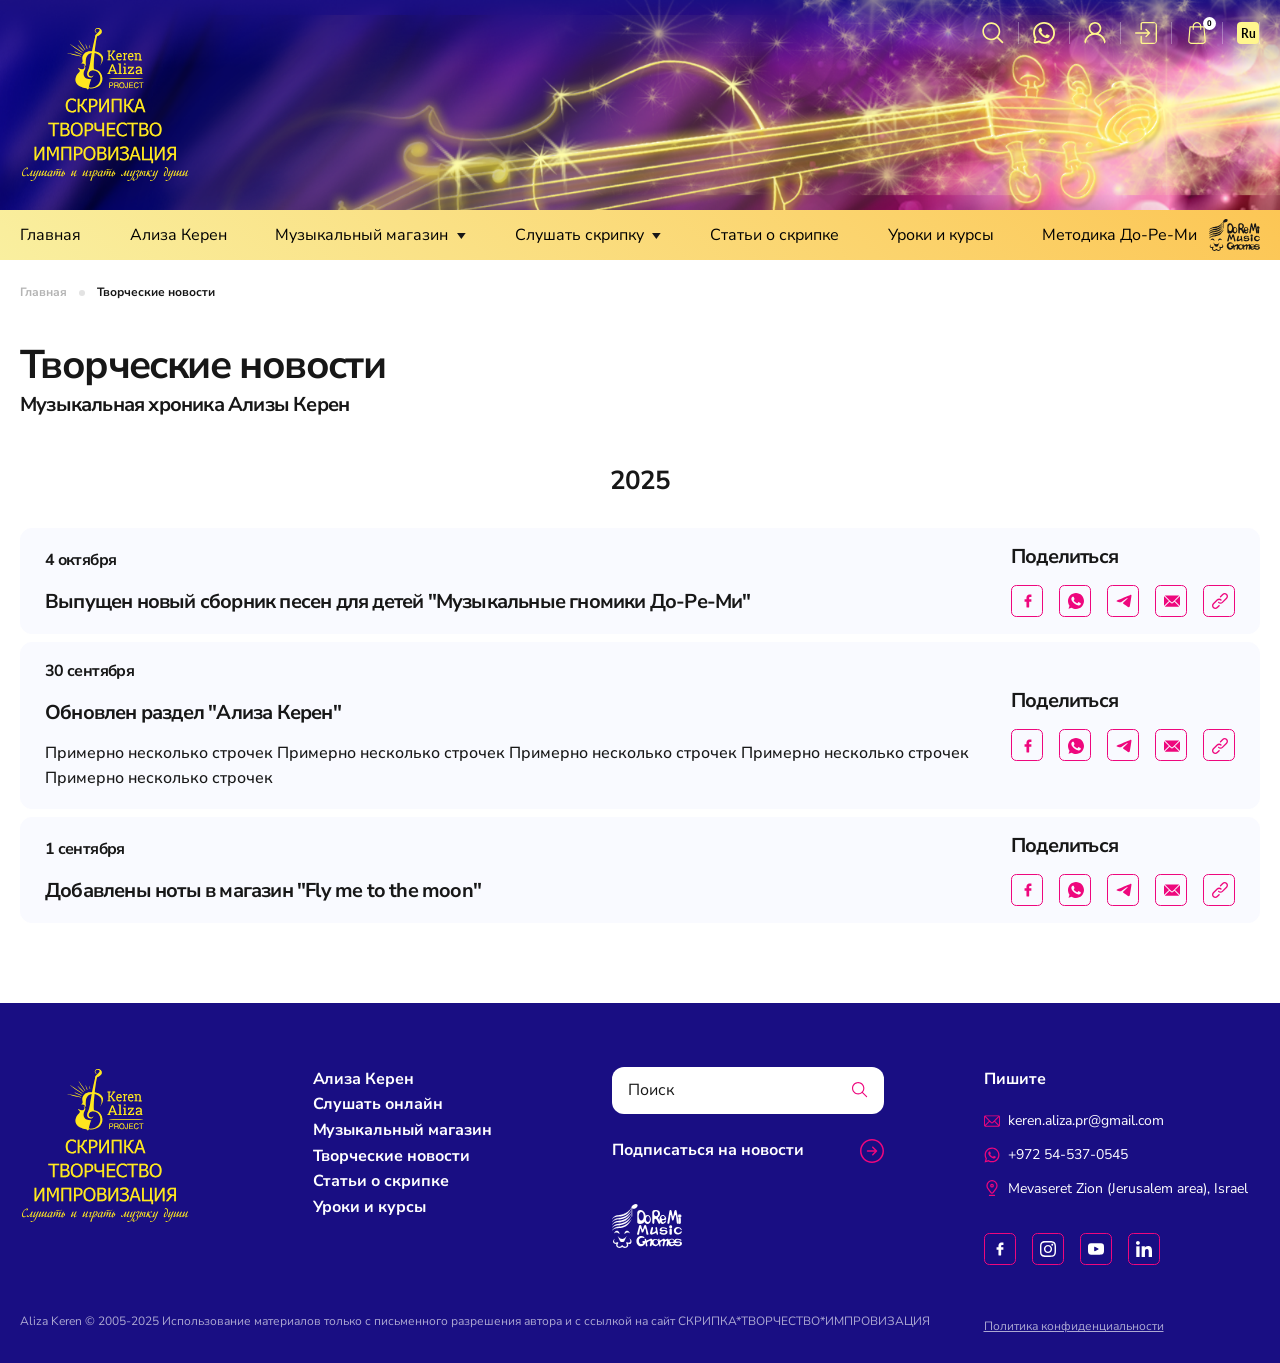
<file: news.html>
<!DOCTYPE html>
<html lang="ru">

<head>
  <meta charset="UTF-8">
  <meta name="viewport" content="width=device-width, initial-scale=1.0">
  <title>news</title>
  <!-- Fonts -->
  <link rel="preconnect" href="https://fonts.googleapis.com">
  <link rel="preconnect" href="https://fonts.gstatic.com" crossorigin>
  <link href="https://fonts.googleapis.com/css2?family=Heebo:wght@100..900&family=Lato:ital,wght@0,100;0,300;0,400;0,700;0,900;1,100;1,300;1,400;1,700;1,900&family=Nunito+Sans:ital,opsz,wght@0,6..12,200..1000;1,6..12,200..1000&display=swap&_v=20260401221058" rel="stylesheet">

  <!-- Swiper -->
  <link rel="stylesheet" href="https://cdn.jsdelivr.net/npm/swiper@11/swiper-bundle.min.css?_v=20260401221058">

  <!-- Fancybox -->
  <link rel="stylesheet" href="https://cdn.jsdelivr.net/npm/@fancyapps/ui@5/dist/fancybox/fancybox.css?_v=20260401221058">

  <!-- Styles -->
  <link rel="stylesheet" href="css/styles.min.css?_v=20260401221058">

</head>

<body>
  <div class="header">
    <div class="header__top">
      <div class="header__top-bg"></div>
      <div class="header__top-content">
        <div class="header__top-content-left">
          <div class="header__logo">
            <a href="/" class="header__logo-link" aria-label="Keren Aliza Project - на главную">
              <img src="img/svg/logo.svg" alt="Логотип Keren Aliza Project">
            </a>
          </div>
        </div>
        <div class="header__top-content-right">
          <ul class="header__actions">
            <li class="header__actions-item">
              <button class="header__actions-btn --search" aria-label="Поиск по сайту">
                <span class="visually-hidden">Поиск</span>
              </button>
            </li>
            <li class="header__actions-item">
              <a href="https://wa.me/79276666666" class="header__actions-btn --whatsapp" aria-label="Написать в WhatsApp">
                <span class="visually-hidden">WhatsApp</span>
              </a>
            </li>

            <li class="header__actions-item">
              <button class="header__actions-btn --user"></button>
            </li>
            <li class="header__actions-item">
              <a href="#" class="header__actions-btn --login"></a>
            </li>

            <li class="header__actions-item">
              <button class="header__actions-btn --cart" aria-label="Корзина, товаров: 0">
                <span class="header__actions-badge" aria-live="polite">0</span>
              </button>
            </li>

            <li class="header__actions-item">
              <button class="header__actions-btn --lang">Ru</button>
              <ul class="header__lang-menu">
                <li><a href="#">Ru</a></li>
                <li><a href="#">En</a></li>
              </ul>
            </li>
          </ul>
        </div>
      </div>
    </div>
    <div class="header__nav">
      <nav class="header__nav-content">
        <div class="header__app-nav" aria-label="Основная навигация">
          <a class="header__app-nav-item --shop" href="/shop">
            <img src="img/svg/header_store.svg" alt="">
            <span>Магазин</span>
          </a>
          <button class="header__app-nav-item --menu" type="button">
            <span>Меню</span>
            <span class="header__app-nav-burger">
                        <span></span>
            </span>
          </button>
        </div>

        <ul class="header__nav-list">
          <li class="header__nav-item">
            <a href="#" class="header__nav-link">Главная</a>
          </li>
          <li class="header__nav-item">
            <a href="#" class="header__nav-link">Ализа Керен</a>
          </li>
          <li class="header__nav-item --has-submenu">
            <a href="#" class="header__nav-link">Музыкальный магазин</a>
          </li>
          <li class="header__nav-item --has-submenu">
            <a href="#" class="header__nav-link">Слушать скрипку</a>
            <div class="header__nav-submenu">
              <div class="header__nav-submenu-group">
                <h3 class="header__nav-submenu-title">Авторская музыка</h3>
                <ul class="header__nav-submenu-list">
                  <li class="header__nav-submenu-item">
                    <a href="#" class="header__nav-submenu-link">Танцевальная</a>
                  </li>
                  <li class="header__nav-submenu-item">
                    <a href="#" class="header__nav-submenu-link">Медленная</a>
                  </li>
                  <li class="header__nav-submenu-item">
                    <a href="#" class="header__nav-submenu-link">Еврейская</a>
                  </li>
                  <li class="header__nav-submenu-item">
                    <a href="#" class="header__nav-submenu-link">Песни</a>
                  </li>
                </ul>
              </div>
              <div class="header__nav-submenu-group">
                <h3 class="header__nav-submenu-title">Аранжировки и транскрипции</h3>
                <ul class="header__nav-submenu-list">
                  <li class="header__nav-submenu-item">
                    <a href="#" class="header__nav-submenu-link">Золотые хиты</a>
                  </li>
                  <li class="header__nav-submenu-item">
                    <a href="#" class="header__nav-submenu-link">Оперетта</a>
                  </li>
                  <li class="header__nav-submenu-item">
                    <a href="#" class="header__nav-submenu-link">Еврейская музыка</a>
                  </li>
                  <li class="header__nav-submenu-item">
                    <a href="#" class="header__nav-submenu-link">Ансамбли с певцами</a>
                  </li>
                </ul>
              </div>
            </div>
          </li>
          <li class="header__nav-item">
            <a href="#" class="header__nav-link">Статьи о скрипке</a>
          </li>
          <li class="header__nav-item">
            <a href="#" class="header__nav-link">Уроки и курсы</a>
          </li>
          <li class="header__nav-item --do-re-mi">
            <a href="#" class="header__nav-link">
              <span>Методика До-Ре-Ми</span>
              <img src="img/svg/header_doremi.svg" alt="">
            </a>
          </li>
        </ul>
      </nav>
    </div>
  </div>

  <main>
    <nav class="breadcrumb container mt-24px" aria-label="breadcrumb">
      <ol>
        <li><a href="#">Главная</a></li>
        <li aria-current="page">Творческие новости</li>
      </ol>
    </nav>
    <section class="news container pt-32px pb-40px pt-lg-40px pb-lg-80px" aria-labelledby="news-title">
      <header>
        <h1 id="news-title">Творческие новости</h1>
        <p class="h3 pt-1">Музыкальная хроника Ализы Керен</p>
      </header>

      <section class="pt-5" aria-labelledby="year-2025">
        <h2 class="text-center">2025</h2>

        <ul class="pt-32px d-grid g-2">
          <li>
            <article class="news-article-card">
              <a class="news-article-card__link" href="#">
                <div class="news-article-card__content">
                  <header class="news-article-card__header">
                    <time class="news-article-card__timetag" datetime="2025-10-04">4 октября</time>
                    <h3 class="news-article-card__title">Выпущен новый сборник песен для детей "Музыкальные
                      гномики До-Ре-Ми"</h3>
                  </header>
                </div>

              </a>
              <div class="share">
                <p class="share__title">Поделиться</p>
                <ul class="share__items">
                  <li class="share__item">
                    <a class="share__link --facebook" href="#" aria-label="Поделиться в Facebook">Facebook</a>
                  </li>
                  <li class="share__item">
                    <a class="share__link --whatsApp" href="#" aria-label="Поделиться в WhatsApp">WhatsApp</a>
                  </li>
                  <li class="share__item">
                    <a class="share__link --telegram" href="#" aria-label="Поделиться в Telegram">Telegram</a>
                  </li>
                  <li class="share__item">
                    <a class="share__link --email" href="#" aria-label="Отправить по email">Email</a>
                  </li>
                  <li class="share__item">
                    <a class="share__link --link" href="#" aria-label="Ссылка на статью">Ссылка на
                      статью</a>
                  </li>
                </ul>
              </div>
            </article>
          </li>
          <li>
            <article class="news-article-card">
              <a class="news-article-card__link" href="#">
                <div class="news-article-card__content">
                  <header class="news-article-card__header">
                    <time class="news-article-card__timetag" datetime="2025-09-30">30 сентября</time>
                    <h3 class="news-article-card__title">Обновлен раздел "Ализа Керен"</h3>
                  </header>
                  <p class="news-article-card__decription">
                    Примерно несколько строчек Примерно несколько строчек Примерно несколько строчек
                    Примерно несколько строчек Примерно несколько строчек
                  </p>
                </div>

              </a>
              <div class="share">
                <p class="share__title">Поделиться</p>
                <ul class="share__items">
                  <li class="share__item">
                    <a class="share__link --facebook" href="#" aria-label="Поделиться в Facebook">Facebook</a>
                  </li>
                  <li class="share__item">
                    <a class="share__link --whatsApp" href="#" aria-label="Поделиться в WhatsApp">WhatsApp</a>
                  </li>
                  <li class="share__item">
                    <a class="share__link --telegram" href="#" aria-label="Поделиться в Telegram">Telegram</a>
                  </li>
                  <li class="share__item">
                    <a class="share__link --email" href="#" aria-label="Отправить по email">Email</a>
                  </li>
                  <li class="share__item">
                    <a class="share__link --link" href="#" aria-label="Ссылка на статью">Ссылка на
                      статью</a>
                  </li>
                </ul>
              </div>
            </article>
          </li>
          <li>
            <article class="news-article-card">
              <a class="news-article-card__link" href="#">
                <div class="news-article-card__content">
                  <header class="news-article-card__header">
                    <time class="news-article-card__timetag" datetime="2025-09-01">1 сентября</time>
                    <h3 class="news-article-card__title">Добавлены ноты в магазин "Fly me to the moon"</h3>
                  </header>
                </div>

              </a>
              <div class="share">
                <p class="share__title">Поделиться</p>
                <ul class="share__items">
                  <li class="share__item">
                    <a class="share__link --facebook" href="#" aria-label="Поделиться в Facebook">Facebook</a>
                  </li>
                  <li class="share__item">
                    <a class="share__link --whatsApp" href="#" aria-label="Поделиться в WhatsApp">WhatsApp</a>
                  </li>
                  <li class="share__item">
                    <a class="share__link --telegram" href="#" aria-label="Поделиться в Telegram">Telegram</a>
                  </li>
                  <li class="share__item">
                    <a class="share__link --email" href="#" aria-label="Отправить по email">Email</a>
                  </li>
                  <li class="share__item">
                    <a class="share__link --link" href="#" aria-label="Ссылка на статью">Ссылка на
                      статью</a>
                  </li>
                </ul>
              </div>
            </article>
          </li>
        </ul>
      </section>

    </section>
  </main>

  <footer class="footer">
    <div class="footer__layout">
      <div class="footer__brand">
        <a href="#" class="footer__brand-link">
          <img class="footer__brand-logo" src="img/svg/logo.svg" alt="">
        </a>
      </div>
      <nav class="footer__navigation">
        <ul class="footer__navigation-items">
          <li class="footer__navigation-item">
            <a class="footer__navigation-link" href="#">Ализа Керен</a>
          </li>
          <li class="footer__navigation-item">
            <a class="footer__navigation-link" href="#">Слушать онлайн</a>
          </li>
          <li class="footer__navigation-item">
            <a class="footer__navigation-link" href="#">Музыкальный магазин</a>
          </li>
          <li class="footer__navigation-item">
            <a class="footer__navigation-link" href="#">Творческие новости</a>
          </li>
          <li class="footer__navigation-item">
            <a class="footer__navigation-link" href="#">Статьи о скрипке</a>
          </li>
          <li class="footer__navigation-item">
            <a class="footer__navigation-link" href="#">Уроки и курсы</a>
          </li>
        </ul>
      </nav>
      <div class="footer__search">
        <form action="javascript:void();" class="footer__search-box">
          <input type="text" name="search" class="footer__search-field" placeholder="Поиск">
        </form>
        <a class="footer__newsletter-link" href="#">
          <span>Подписаться на новости</span>
        </a>
      </div>
      <div class="footer__partner">
        <a href="#" class="footer__partner-link">
          <img class="footer__partner-logo" src="img/svg/footer_doremi.svg" alt="">
        </a>
      </div>
      <div class="footer__contacts">
        <div class="footer__contacts-title">Пишите</div>
        <ul class="footer__contacts-items">
          <li class="footer__contacts-item --mail">
            <a href="#">keren.aliza.pr@gmail.com</a>
          </li>
          <li class="footer__contacts-item --whatsapp">
            <a href="#">+972 54-537-0545</a>
          </li>
          <li class="footer__contacts-item --address">
            <a href="#">Mevaseret Zion (Jerusalem area), Israel</a>
          </li>
        </ul>
        <ul class="footer__contacts-socials">
          <li class="footer__contacts-social">
            <a class="footer__contacts-social-link" href="#">
              <svg width="16" height="16" viewBox="0 0 16 16" fill="none" xmlns="http://www.w3.org/2000/svg">
                <path d="M6.46395 8.83172C6.41595 8.83172 5.35995 8.83172 4.87995 8.83172C4.62395 8.83172 4.54395 8.73572 4.54395 8.49572C4.54395 7.85572 4.54395 7.19972 4.54395 6.55972C4.54395 6.30372 4.63995 6.22372 4.87995 6.22372H6.46395C6.46395 6.17572 6.46395 5.24772 6.46395 4.81572C6.46395 4.17572 6.57595 3.56772 6.89595 3.00772C7.23195 2.43172 7.71195 2.04772 8.31995 1.82372C8.71995 1.67972 9.11995 1.61572 9.55195 1.61572H11.1199C11.3439 1.61572 11.4399 1.71172 11.4399 1.93572V3.75972C11.4399 3.98372 11.3439 4.07972 11.1199 4.07972C10.6879 4.07972 10.2559 4.07972 9.82395 4.09572C9.39195 4.09572 9.16795 4.30372 9.16795 4.75172C9.15195 5.23172 9.16795 5.69572 9.16795 6.19172H11.0239C11.2799 6.19172 11.3759 6.28772 11.3759 6.54372V8.47972C11.3759 8.73572 11.2959 8.81572 11.0239 8.81572C10.4479 8.81572 9.21595 8.81572 9.16795 8.81572V14.0317C9.16795 14.3037 9.08795 14.3997 8.79995 14.3997C8.12795 14.3997 7.47195 14.3997 6.79995 14.3997C6.55995 14.3997 6.46395 14.3037 6.46395 14.0637C6.46395 12.3837 6.46395 8.87972 6.46395 8.83172Z" />
              </svg>
            </a>
          </li>
          <li class="footer__contacts-social">
            <a class="footer__contacts-social-link" href="#">
              <svg width="16" height="16" viewBox="0 0 16 16" fill="none" xmlns="http://www.w3.org/2000/svg">
                <g clip-path="url(#clip0_4588_23895)">
                  <path d="M8.00279 3.89209C5.73413 3.89209 3.89746 5.73076 3.89746 7.99742C3.89746 10.2661 5.73613 12.1028 8.00279 12.1028C10.2715 12.1028 12.1081 10.2641 12.1081 7.99742C12.1081 5.72876 10.2695 3.89209 8.00279 3.89209ZM8.00279 10.6621C6.53013 10.6621 5.33813 9.46942 5.33813 7.99742C5.33813 6.52542 6.53079 5.33276 8.00279 5.33276C9.47479 5.33276 10.6675 6.52542 10.6675 7.99742C10.6681 9.46942 9.47546 10.6621 8.00279 10.6621Z" />
                  <path d="M11.2988 0.0507461C9.82682 -0.0179206 6.18082 -0.0145873 4.70749 0.0507461C3.41282 0.111413 2.27082 0.424079 1.35015 1.34475C-0.188515 2.88341 0.00815151 4.95675 0.00815151 7.99741C0.00815151 11.1094 -0.165182 13.1347 1.35015 14.6501C2.89482 16.1941 4.99815 15.9921 8.00282 15.9921C11.0855 15.9921 12.1495 15.9941 13.2395 15.5721C14.7215 14.9967 15.8402 13.6721 15.9495 11.2927C16.0188 9.82008 16.0148 6.17475 15.9495 4.70141C15.8175 1.89275 14.3102 0.189413 11.2988 0.0507461ZM13.6288 13.6321C12.6202 14.6407 11.2208 14.5507 7.98349 14.5507C4.65015 14.5507 3.31348 14.6001 2.33815 13.6221C1.21482 12.5041 1.41815 10.7087 1.41815 7.98675C1.41815 4.30341 1.04015 1.65075 4.73682 1.46141C5.58615 1.43141 5.83615 1.42141 7.97415 1.42141L8.00415 1.44141C11.5568 1.44141 14.3442 1.06941 14.5115 4.76541C14.5495 5.60875 14.5582 5.86208 14.5582 7.99675C14.5575 11.2914 14.6202 12.6361 13.6288 13.6321Z" />
                  <path d="M12.2706 4.68917C12.8004 4.68917 13.2299 4.25967 13.2299 3.72984C13.2299 3.20002 12.8004 2.77051 12.2706 2.77051C11.7408 2.77051 11.3113 3.20002 11.3113 3.72984C11.3113 4.25967 11.7408 4.68917 12.2706 4.68917Z" />
                </g>
                <defs>
                  <clipPath id="clip0_4588_23895">
                    <rect width="16" height="16" fill="white" />
                  </clipPath>
                </defs>
              </svg>
            </a>
          </li>
          <li class="footer__contacts-social">
            <a class="footer__contacts-social-link" href="#">
              <svg width="16" height="16" viewBox="0 0 16 16" fill="none" xmlns="http://www.w3.org/2000/svg">
                <path d="M15.3764 3.33624C14.7988 2.64968 13.7325 2.36963 11.6961 2.36963H4.30379C2.22075 2.36963 1.13636 2.66775 0.560981 3.39869C0 4.11136 0 5.16142 0 6.61474V9.38475C0 12.2003 0.6656 13.6298 4.30379 13.6298H11.6961C13.4621 13.6298 14.4407 13.3827 15.0738 12.7768C15.723 12.1555 16 11.141 16 9.38475V6.61474C16 5.08209 15.9566 4.02584 15.3764 3.33624ZM10.2721 8.38217L6.91525 10.1365C6.84021 10.1758 6.75814 10.1952 6.67618 10.1952C6.58338 10.1952 6.49079 10.1702 6.40877 10.1206C6.25435 10.027 6.16005 9.85964 6.16005 9.6791V6.1816C6.16005 6.00137 6.25409 5.83414 6.40821 5.74052C6.56237 5.64689 6.75412 5.64049 6.91406 5.72359L10.2709 7.46666C10.4417 7.55533 10.5489 7.73164 10.5492 7.924C10.5494 8.11652 10.4426 8.29309 10.2721 8.38217Z" />
              </svg>
            </a>
          </li>
          <li class="footer__contacts-social">
            <a class="footer__contacts-social-link" href="#">
              <svg width="16" height="16" viewBox="0 0 16 16" fill="none" xmlns="http://www.w3.org/2000/svg">
                <g clip-path="url(#clip0_4588_23906)">
                  <path d="M15.9958 16L15.9998 15.9993V10.1313C15.9998 7.26065 15.3818 5.04932 12.0258 5.04932C10.4125 5.04932 9.32985 5.93465 8.88785 6.77398H8.84118V5.31732H5.65918V15.9993H8.97251V10.71C8.97251 9.31732 9.23651 7.97065 10.9612 7.97065C12.6605 7.97065 12.6858 9.55998 12.6858 10.7993V16H15.9958Z" />
                  <path d="M0.263916 5.31787H3.58125V15.9999H0.263916V5.31787Z" />
                  <path d="M1.92133 0C0.860667 0 0 0.860667 0 1.92133C0 2.982 0.860667 3.86067 1.92133 3.86067C2.982 3.86067 3.84267 2.982 3.84267 1.92133C3.842 0.860667 2.98133 0 1.92133 0Z" />
                </g>
                <defs>
                  <clipPath id="clip0_4588_23906">
                    <rect width="16" height="16" fill="white" />
                  </clipPath>
                </defs>
              </svg>
            </a>
          </li>
        </ul>

      </div>
      <div class="footer__legal">
        <span>Aliza Keren © 2005-2025 Использование материалов только с письменного разрешения автора и с ссылкой на
                сайт СКРИПКА*ТВОРЧЕСТВО*ИМПРОВИЗАЦИЯ</span>
      </div>
      <div class="footer__privacy">
        <a class="footer__privacy-link" href="#">Политика конфиденциальности</a>
      </div>
    </div>
  </footer>
  <!-- Swiper -->
  <script src="https://cdn.jsdelivr.net/npm/swiper@11/swiper-bundle.min.js?_v=20260401221058"></script>

  <!-- Fancybox -->
  <script src="https://cdn.jsdelivr.net/npm/@fancyapps/ui@5/dist/fancybox/fancybox.umd.js?_v=20260401221058"></script>

  <!-- Main script -->
  <script src="js/index.min.js?_v=20260401221058"></script>

</body>

</html>
</file>
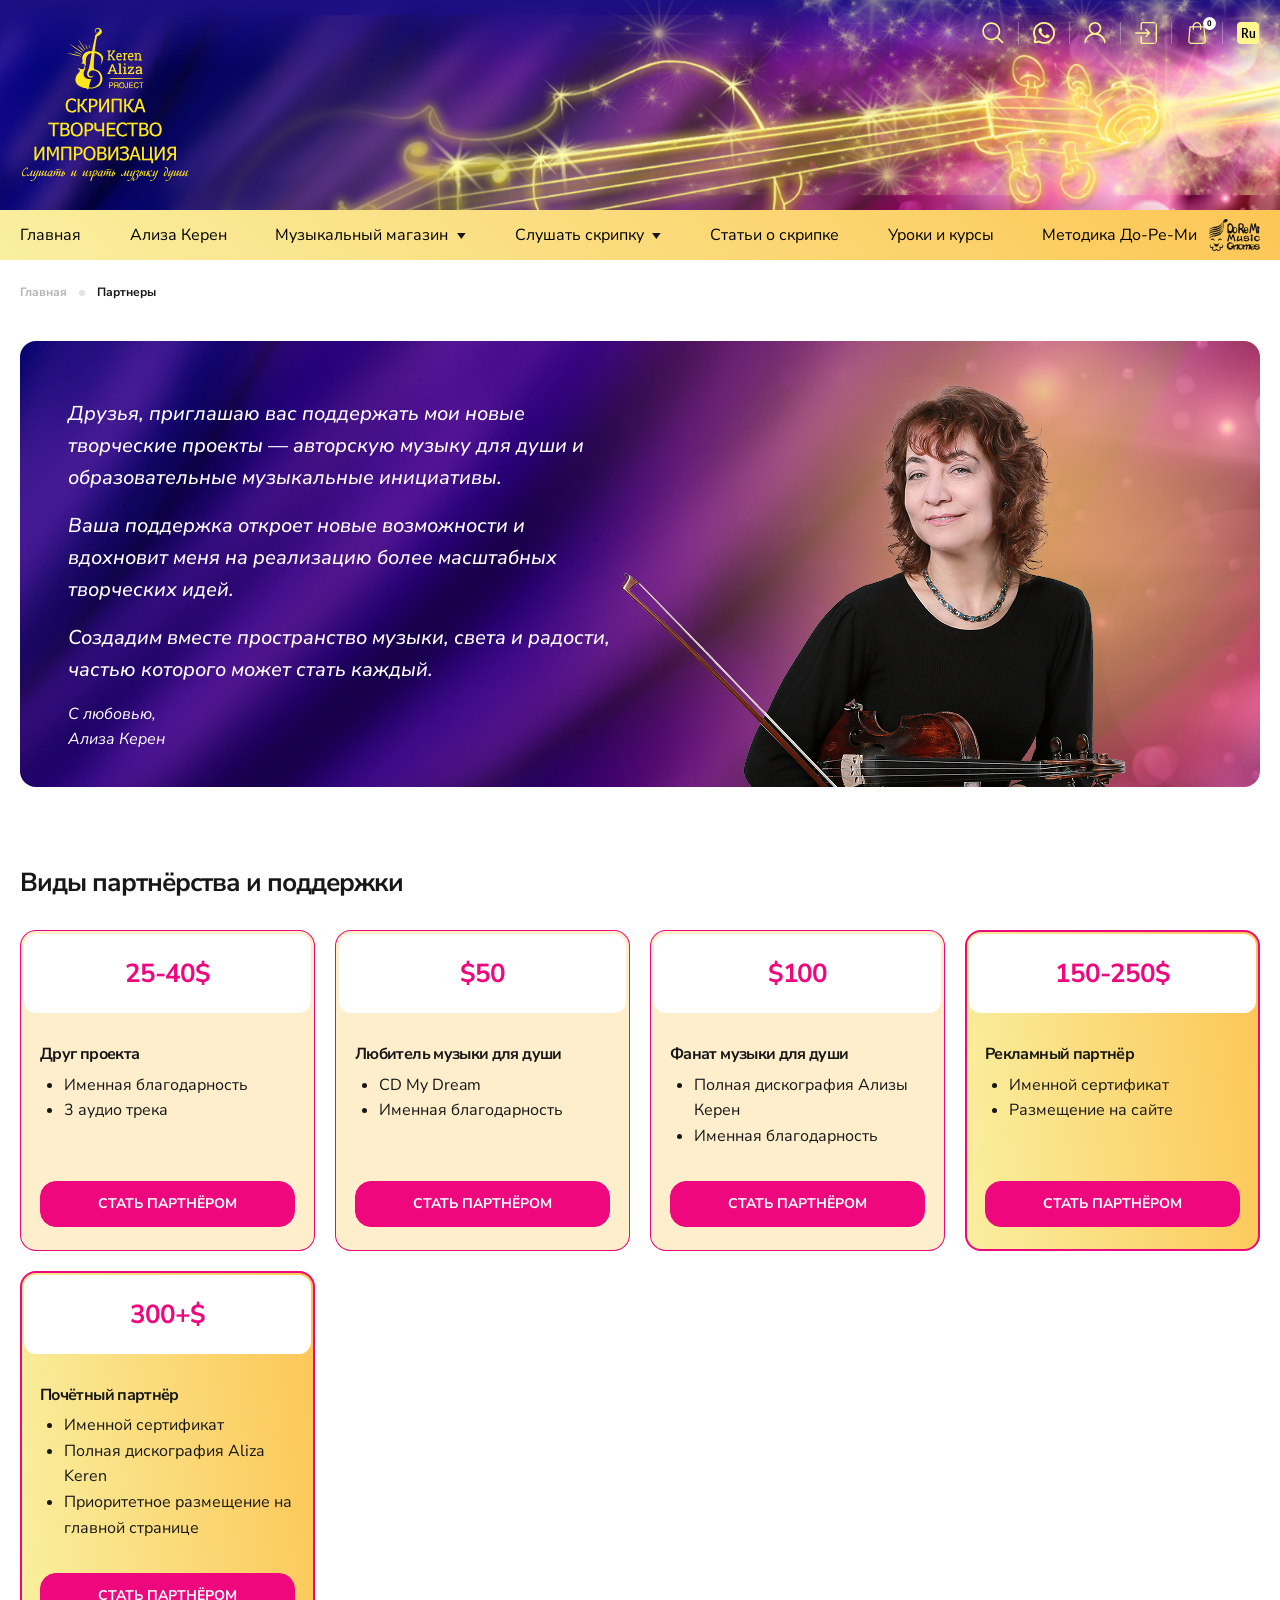
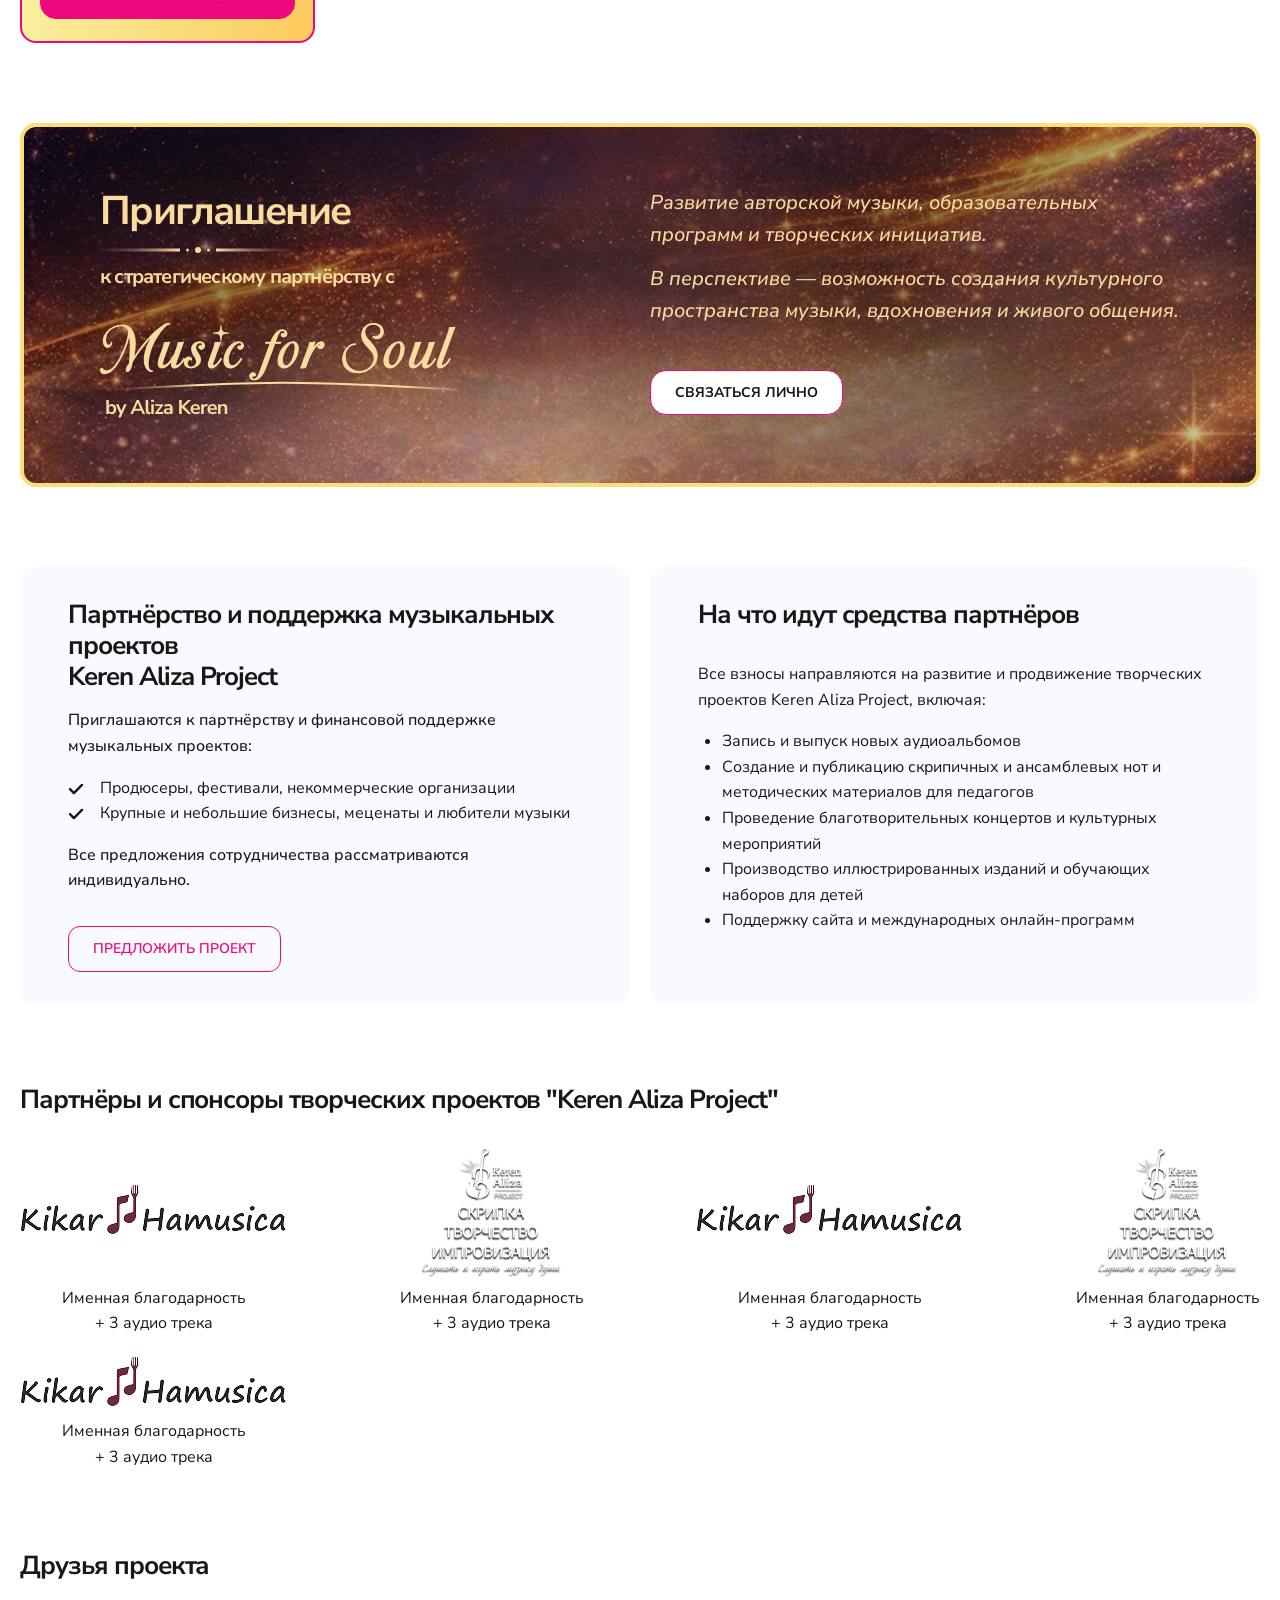
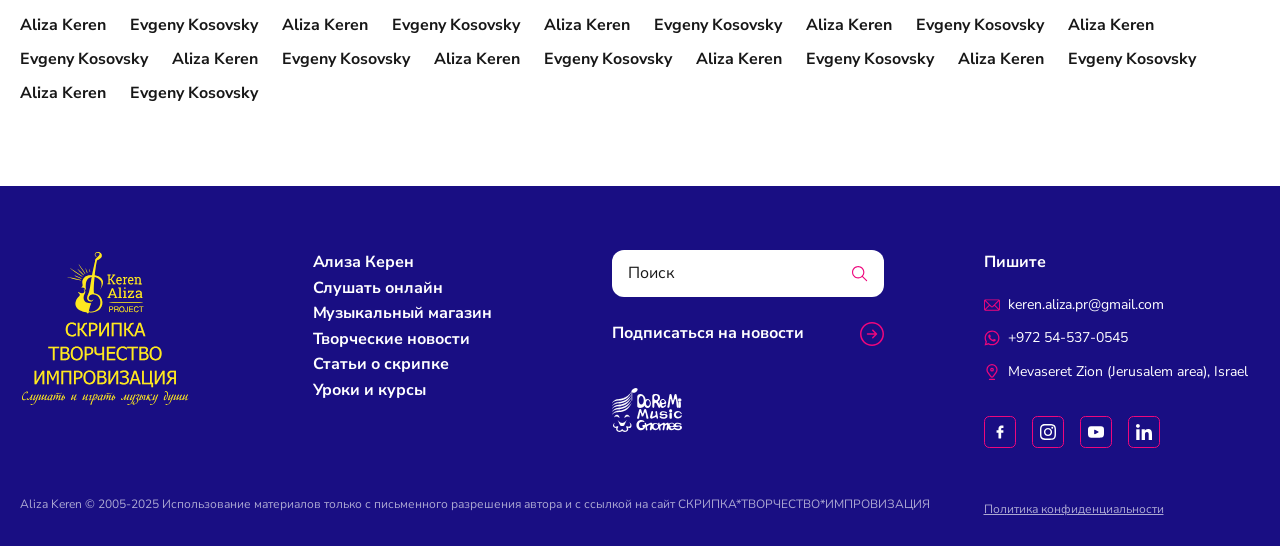
<file: partners.html>
<!DOCTYPE html>
<html lang="ru">

<head>
  <meta charset="UTF-8">
  <meta name="viewport" content="width=device-width, initial-scale=1.0">
  <title>Partners</title>
  <!-- Fonts -->
  <link rel="preconnect" href="https://fonts.googleapis.com">
  <link rel="preconnect" href="https://fonts.gstatic.com" crossorigin>
  <link href="https://fonts.googleapis.com/css2?family=Heebo:wght@100..900&family=Lato:ital,wght@0,100;0,300;0,400;0,700;0,900;1,100;1,300;1,400;1,700;1,900&family=Nunito+Sans:ital,opsz,wght@0,6..12,200..1000;1,6..12,200..1000&display=swap&_v=20260401221058" rel="stylesheet">

  <!-- Swiper -->
  <link rel="stylesheet" href="https://cdn.jsdelivr.net/npm/swiper@11/swiper-bundle.min.css?_v=20260401221058">

  <!-- Fancybox -->
  <link rel="stylesheet" href="https://cdn.jsdelivr.net/npm/@fancyapps/ui@5/dist/fancybox/fancybox.css?_v=20260401221058">

  <!-- Styles -->
  <link rel="stylesheet" href="css/styles.min.css?_v=20260401221058">

</head>

<body>
  <div class="header">
    <div class="header__top">
      <div class="header__top-bg"></div>
      <div class="header__top-content">
        <div class="header__top-content-left">
          <div class="header__logo">
            <a href="/" class="header__logo-link" aria-label="Keren Aliza Project - на главную">
              <img src="img/svg/logo.svg" alt="Логотип Keren Aliza Project">
            </a>
          </div>
        </div>
        <div class="header__top-content-right">
          <ul class="header__actions">
            <li class="header__actions-item">
              <button class="header__actions-btn --search" aria-label="Поиск по сайту">
                <span class="visually-hidden">Поиск</span>
              </button>
            </li>
            <li class="header__actions-item">
              <a href="https://wa.me/79276666666" class="header__actions-btn --whatsapp" aria-label="Написать в WhatsApp">
                <span class="visually-hidden">WhatsApp</span>
              </a>
            </li>

            <li class="header__actions-item">
              <button class="header__actions-btn --user"></button>
            </li>
            <li class="header__actions-item">
              <a href="#" class="header__actions-btn --login"></a>
            </li>

            <li class="header__actions-item">
              <button class="header__actions-btn --cart" aria-label="Корзина, товаров: 0">
                <span class="header__actions-badge" aria-live="polite">0</span>
              </button>
            </li>

            <li class="header__actions-item">
              <button class="header__actions-btn --lang">Ru</button>
              <ul class="header__lang-menu">
                <li><a href="#">Ru</a></li>
                <li><a href="#">En</a></li>
              </ul>
            </li>
          </ul>
        </div>
      </div>
    </div>
    <div class="header__nav">
      <nav class="header__nav-content">
        <div class="header__app-nav" aria-label="Основная навигация">
          <a class="header__app-nav-item --shop" href="/shop">
            <img src="img/svg/header_store.svg" alt="">
            <span>Магазин</span>
          </a>
          <button class="header__app-nav-item --menu" type="button">
            <span>Меню</span>
            <span class="header__app-nav-burger">
                        <span></span>
            </span>
          </button>
        </div>

        <ul class="header__nav-list">
          <li class="header__nav-item">
            <a href="#" class="header__nav-link">Главная</a>
          </li>
          <li class="header__nav-item">
            <a href="#" class="header__nav-link">Ализа Керен</a>
          </li>
          <li class="header__nav-item --has-submenu">
            <a href="#" class="header__nav-link">Музыкальный магазин</a>
          </li>
          <li class="header__nav-item --has-submenu">
            <a href="#" class="header__nav-link">Слушать скрипку</a>
            <div class="header__nav-submenu">
              <div class="header__nav-submenu-group">
                <h3 class="header__nav-submenu-title">Авторская музыка</h3>
                <ul class="header__nav-submenu-list">
                  <li class="header__nav-submenu-item">
                    <a href="#" class="header__nav-submenu-link">Танцевальная</a>
                  </li>
                  <li class="header__nav-submenu-item">
                    <a href="#" class="header__nav-submenu-link">Медленная</a>
                  </li>
                  <li class="header__nav-submenu-item">
                    <a href="#" class="header__nav-submenu-link">Еврейская</a>
                  </li>
                  <li class="header__nav-submenu-item">
                    <a href="#" class="header__nav-submenu-link">Песни</a>
                  </li>
                </ul>
              </div>
              <div class="header__nav-submenu-group">
                <h3 class="header__nav-submenu-title">Аранжировки и транскрипции</h3>
                <ul class="header__nav-submenu-list">
                  <li class="header__nav-submenu-item">
                    <a href="#" class="header__nav-submenu-link">Золотые хиты</a>
                  </li>
                  <li class="header__nav-submenu-item">
                    <a href="#" class="header__nav-submenu-link">Оперетта</a>
                  </li>
                  <li class="header__nav-submenu-item">
                    <a href="#" class="header__nav-submenu-link">Еврейская музыка</a>
                  </li>
                  <li class="header__nav-submenu-item">
                    <a href="#" class="header__nav-submenu-link">Ансамбли с певцами</a>
                  </li>
                </ul>
              </div>
            </div>
          </li>
          <li class="header__nav-item">
            <a href="#" class="header__nav-link">Статьи о скрипке</a>
          </li>
          <li class="header__nav-item">
            <a href="#" class="header__nav-link">Уроки и курсы</a>
          </li>
          <li class="header__nav-item --do-re-mi">
            <a href="#" class="header__nav-link">
              <span>Методика До-Ре-Ми</span>
              <img src="img/svg/header_doremi.svg" alt="">
            </a>
          </li>
        </ul>
      </nav>
    </div>
  </div>

  <main>
    <nav class="breadcrumb container mt-24px" aria-label="breadcrumb">
      <ol>
        <li><a href="#">Главная</a></li>
        <li aria-current="page">Партнеры</li>
      </ol>
    </nav>
    <section class="container mt-32px mt-md-40px">
      <div class="partners-hero-banner">
        <div class="partners-hero-banner__content">
          <p>Друзья, приглашаю вас поддержать мои новые творческие проекты — авторскую
            музыку для души и образовательные
            музыкальные инициативы.</p>

          <p class="mt-3">Ваша поддержка откроет новые возможности и вдохновит меня на
            реализацию более масштабных творческих идей.</p>

          <p class="mt-3">Создадим вместе пространство музыки, света и радости, частью
            которого может стать каждый.</p>

          <p class="pt-3">
            <span class="d-block text-16">С любовью,</span>
            <span class="d-block text-16">Ализа Керен</span>
          </p>
        </div>
      </div>
    </section>

    <section class="partners-tiers container mt-40px mt-md-80px">
      <h2 class="partners-tiers__title" id="tiers-title">Виды партнёрства и поддержки</h2>
      <ul class="partners-tiers__items">
        <li class="partners-tiers__item">
          <article class="partners-tiers__card">
            <p class="partners-tiers__price">25-40$</p>
            <h3 class="partners-tiers__card-title">Друг проекта</h3>
            <div class="partners-tiers__des">
              <ul class="ul">
                <li>Именная благодарность </li>
                <li>3 аудио трека</li>
              </ul>
            </div>
            <a class="partners-tiers__link" href="#">СТАТЬ ПАРТНЁРОМ</a>
          </article>
        </li>
        <li class="partners-tiers__item">
          <article class="partners-tiers__card">
            <p class="partners-tiers__price">$50</p>
            <h3 class="partners-tiers__card-title">Любитель музыки для души</h3>
            <div class="partners-tiers__des">
              <ul class="ul">
                <li>CD My Dream</li>
                <li>Именная благодарность</li>
              </ul>
            </div>
            <a class="partners-tiers__link" href="#">СТАТЬ ПАРТНЁРОМ</a>
          </article>
        </li>
        <li class="partners-tiers__item">
          <article class="partners-tiers__card">
            <p class="partners-tiers__price">$100</p>
            <h3 class="partners-tiers__card-title">Фанат музыки для души</h3>
            <div class="partners-tiers__des">
              <ul class="ul">
                <li>Полная дискография Ализы Керен</li>
                <li>Именная благодарность</li>
              </ul>
            </div>
            <a class="partners-tiers__link" href="#">СТАТЬ ПАРТНЁРОМ</a>
          </article>
        </li>
        <li class="partners-tiers__item">
          <article class="partners-tiers__card --bold">
            <p class="partners-tiers__price">150-250$</p>
            <h3 class="partners-tiers__card-title">Рекламный партнёр</h3>
            <div class="partners-tiers__des">
              <ul class="ul">
                <li>Именной сертификат</li>
                <li>Размещение на сайте</li>
              </ul>
            </div>
            <a class="partners-tiers__link" href="#">СТАТЬ ПАРТНЁРОМ</a>
          </article>
        </li>
        <li class="partners-tiers__item">
          <article class="partners-tiers__card --bold">
            <p class="partners-tiers__price">300+$</p>
            <h3 class="partners-tiers__card-title">Почётный партнёр</h3>
            <div class="partners-tiers__des">
              <ul class="ul">
                <li>Именной сертификат</li>
                <li>Полная дискография Aliza Keren</li>
                <li>Приоритетное размещение на главной странице</li>
              </ul>
            </div>
            <a class="partners-tiers__link" href="#">СТАТЬ ПАРТНЁРОМ</a>
          </article>
        </li>
      </ul>
    </section>

    <section class="container mt-40px mt-md-80px">
      <div class="partners-promo-baner">
        <div class="partners-promo-baner__side">
          <div class="partners-promo-baner__title">
            <p class="partners-promo-baner__title-head">Приглашение</p>
            <div class="partners-promo-baner__hr"></div>
            <p class="partners-promo-baner__sub-title">к стратегическому партнёрству с</p>
          </div>
          <div class="partners-promo-baner__logo mt-4">
            <h2 class="partners-promo-baner__logo-title">Music for Soul</h2>
            <p class="partners-promo-baner__logo-subtitle">by Aliza Keren</p>
          </div>
        </div>
        <div class="partners-promo-baner__side">
          <div class="partners-promo-baner__content">
            <p class="partners-promo-baner__text">
              Развитие авторской музыки, образовательных программ и творческих инициатив.
            </p>
            <p class="partners-promo-baner__text mt-12px">
              В перспективе — возможность создания культурного пространства музыки,
              вдохновения и живого общения.
            </p>
          </div>
          <div class="partners-promo-baner__actions">
            <button type="button" class="partners-promo-baner__button">
              СВЯЗАТЬСЯ ЛИЧНО
            </button>
          </div>
        </div>
      </div>
    </section>

    <section class="partners-intro container row g-20px mt-40px mt-md-80px" aria-labelledby="partners-title">
      <div class="col-12 col-lg-6 partners-bg-s1 rounded-16px px-16px py-24px px-md-48px py-md-32px">
        <h2 id="partners-title">Партнёрство и поддержка музыкальных проектов <span class="d-block">Keren Aliza Project</span></h2>
        <p class="text-16 fw-medium mt-16px">Приглашаются к партнёрству и финансовой поддержке музыкальных проектов:</p>
        <ul class="partners-dove-ul mt-16px">
          <li>Продюсеры, фестивали, некоммерческие организации</li>
          <li>Крупные и небольшие бизнесы, меценаты и любители музыки</li>
        </ul>
        <p class="text-16 fw-medium mt-16px">Все предложения сотрудничества рассматриваются индивидуально.</p>
        <a class="btn btn-outline d-flex d-sm-inline-flex mt-32px" href="#">ПРЕДЛОЖИТЬ ПРОЕКТ</a>
      </div>
      <section class="col-12 col-lg-6 partners-bg-s1 rounded-16px px-16px py-24px px-md-48px py-md-32px" aria-labelledby="funds-title">
        <h2 id="funds-title">На что идут средства партнёров</h2>
        <p class="text-16 mt-32px">Все взносы направляются на развитие и продвижение творческих проектов Keren
          Aliza Project, включая:</p>
        <ul class="mt-16px partners-std-ul">
          <li>Запись и выпуск новых аудиоальбомов</li>
          <li>Создание и публикацию скрипичных и ансамблевых нот и методических материалов для педагогов</li>
          <li>Проведение благотворительных концертов и культурных мероприятий</li>
          <li>Производство иллюстрированных изданий и обучающих наборов для детей</li>
          <li>Поддержку сайта и международных онлайн-программ</li>
        </ul>
      </section>
    </section>

    <!-- <section class="partners-quote container mt-40px mt-md-80px">
	<figure class="partners-quote__background">
		<blockquote class="partners-quote__blockquote">
			<em>Благодарю за внимание и поддержку моих музыкальных проектов!</em>
			<span>💖</span>
		</blockquote>
		<figcaption class="partners-quote__cite"><cite>Ализа Керен</cite></figcaption>
	</figure>
</section> -->

    <section class="partners-logos container d-none d-md-block mt-40px mt-md-80px">
      <h2 id="logos-title">Партнёры и спонсоры творческих проектов "Keren Aliza Project"</h2>
      <ul class="d-flex justify-content-center justify-content-xl-between align-items-stretch flex-wrap g-20px mt-32px">
        <li class="d-flex">
          <figure class="d-flex flex-column">
            <div class="d-flex justify-content-center align-items-center flex-fill">
              <img src="img/kikarHamusicaLOGO11.png" alt="Kikar Hamusica">
            </div>
            <figcaption class="text-center mt-2">
              <span class="d-block">Именная благодарность</span>
              <span class="d-block">+ 3 аудио трека</span>
            </figcaption>
          </figure>
        </li>
        <li class="d-flex">
          <figure class="d-flex flex-column">
            <div class="d-flex justify-content-center align-items-center flex-fill">
              <img src="img/partners-site-logo.png" alt="Партнёрский сайт">
            </div>
            <figcaption class="text-center mt-2">
              <span class="d-block">Именная благодарность</span>
              <span class="d-block">+ 3 аудио трека</span>
            </figcaption>
          </figure>
        </li>
        <li class="d-flex">
          <figure class="d-flex flex-column">
            <div class="d-flex justify-content-center align-items-center flex-fill">
              <img src="img/kikarHamusicaLOGO11.png" alt="Kikar Hamusica">
            </div>
            <figcaption class="text-center mt-2">
              <span class="d-block">Именная благодарность</span>
              <span class="d-block">+ 3 аудио трека</span>
            </figcaption>
          </figure>
        </li>
        <li class="d-flex">
          <figure class="d-flex flex-column">
            <div class="d-flex justify-content-center align-items-center flex-fill">
              <img src="img/partners-site-logo.png" alt="Партнёрский сайт">
            </div>
            <figcaption class="text-center mt-2">
              <span class="d-block">Именная благодарность</span>
              <span class="d-block">+ 3 аудио трека</span>
            </figcaption>
          </figure>
        </li>
        <li class="d-flex">
          <figure class="d-flex flex-column">
            <div class="d-flex justify-content-center align-items-center flex-fill">
              <img src="img/kikarHamusicaLOGO11.png" alt="Kikar Hamusica">
            </div>
            <figcaption class="text-center mt-2">
              <span class="d-block">Именная благодарность</span>
              <span class="d-block">+ 3 аудио трека</span>
            </figcaption>
          </figure>
        </li>
      </ul>
    </section>

    <section class="partners-logos container d-block d-md-none mt-40px mt-md-80px">
      <h2>Партнёры и спонсоры творческих проектов "Keren Aliza Project"</h2>

      <div class="swiper partners-swiper mt-32px">
        <div class="swiper-wrapper">

          <!-- Слайд 1 -->
          <div class="swiper-slide">
            <div class="d-flex flex-column gap-20px">
              <!-- Карточка 1 -->
              <figure class="d-flex flex-column mt-4">
                <div class="d-flex justify-content-center align-items-center flex-fill">
                  <img src="img/partners-site-logo.png" alt="Партнёрский сайт">
                </div>
                <figcaption class="text-center mt-2">
                  <span class="d-block">Именная благодарность</span>
                  <span class="d-block">+ 3 аудио трека</span>
                </figcaption>
              </figure>

              <!-- Карточка 2 -->
              <figure class="d-flex flex-column">
                <div class="d-flex justify-content-center align-items-center flex-fill" style="height: 132px;">
                  <img src="img/kikarHamusicaLOGO11.png" alt="Kikar Hamusica">
                </div>
                <figcaption class="text-center mt-2">
                  <span class="d-block">Именная благодарность</span>
                  <span class="d-block">+ 3 аудио трека</span>
                </figcaption>
              </figure>
            </div>
          </div>
          <div class="swiper-slide">
            <div class="d-flex flex-column gap-20px">
              <!-- Карточка 1 -->
              <figure class="d-flex flex-column mt-4">
                <div class="d-flex justify-content-center align-items-center flex-fill">
                  <img src="img/partners-site-logo.png" alt="Партнёрский сайт">
                </div>
                <figcaption class="text-center mt-2">
                  <span class="d-block">Именная благодарность</span>
                  <span class="d-block">+ 3 аудио трека</span>
                </figcaption>
              </figure>

              <!-- Карточка 2 -->
              <figure class="d-flex flex-column">
                <div class="d-flex justify-content-center align-items-center flex-fill" style="height: 132px;">
                  <img src="img/kikarHamusicaLOGO11.png" alt="Kikar Hamusica">
                </div>
                <figcaption class="text-center mt-2">
                  <span class="d-block">Именная благодарность</span>
                  <span class="d-block">+ 3 аудио трека</span>
                </figcaption>
              </figure>
            </div>
          </div>
          <div class="swiper-slide">
            <div class="d-flex flex-column gap-20px">
              <!-- Карточка 1 -->
              <figure class="d-flex flex-column mt-4">
                <div class="d-flex justify-content-center align-items-center flex-fill">
                  <img src="img/partners-site-logo.png" alt="Партнёрский сайт">
                </div>
                <figcaption class="text-center mt-2">
                  <span class="d-block">Именная благодарность</span>
                  <span class="d-block">+ 3 аудио трека</span>
                </figcaption>
              </figure>

              <!-- Карточка 2 -->
              <figure class="d-flex flex-column">
                <div class="d-flex justify-content-center align-items-center flex-fill" style="height: 132px;">
                  <img src="img/kikarHamusicaLOGO11.png" alt="Kikar Hamusica">
                </div>
                <figcaption class="text-center mt-2">
                  <span class="d-block">Именная благодарность</span>
                  <span class="d-block">+ 3 аудио трека</span>
                </figcaption>
              </figure>
            </div>
          </div>
        </div>

        <div class="partners-swiper-pagination custom-pagination"></div>
      </div>
    </section>

    <section class="container d-none d-md-block my-40px my-md-80px">
      <h2>Друзья проекта</h2>
      <div class="d-flex flex-wrap gx-4 gy-2 mt-32px">
        <p class="text-16 fw-bold">Aliza Keren</p>
        <p class="text-16 fw-bold">Evgeny Kosovsky</p>
        <p class="text-16 fw-bold">Aliza Keren</p>
        <p class="text-16 fw-bold">Evgeny Kosovsky</p>
        <p class="text-16 fw-bold">Aliza Keren</p>
        <p class="text-16 fw-bold">Evgeny Kosovsky</p>
        <p class="text-16 fw-bold">Aliza Keren</p>
        <p class="text-16 fw-bold">Evgeny Kosovsky</p>
        <p class="text-16 fw-bold">Aliza Keren</p>
        <p class="text-16 fw-bold">Evgeny Kosovsky</p>

        <p class="text-16 fw-bold">Aliza Keren</p>
        <p class="text-16 fw-bold">Evgeny Kosovsky</p>
        <p class="text-16 fw-bold">Aliza Keren</p>
        <p class="text-16 fw-bold">Evgeny Kosovsky</p>
        <p class="text-16 fw-bold">Aliza Keren</p>
        <p class="text-16 fw-bold">Evgeny Kosovsky</p>
        <p class="text-16 fw-bold">Aliza Keren</p>
        <p class="text-16 fw-bold">Evgeny Kosovsky</p>
        <p class="text-16 fw-bold">Aliza Keren</p>
        <p class="text-16 fw-bold">Evgeny Kosovsky</p>
      </div>
    </section>

    <section class="container d-block d-md-none my-40px my-md-80px">

      <h2>Друзья проекта</h2>

      <div class="d-flex flex-wrap gx-4 gy-2 mt-32px">
        <p class="text-16 fw-bold">Aliza Keren</p>
        <p class="text-16 fw-bold">Evgeny Kosovsky</p>
        <p class="text-16 fw-bold">Evgeny Kosovsky</p>
        <p class="text-16 fw-bold">Aliza Keren</p>
        <p class="text-16 fw-bold">Aliza Keren</p>
        <p class="text-16 fw-bold">Aliza Keren</p>
        <p class="text-16 fw-bold">Aliza Keren</p>
        <p class="text-16 fw-bold">Evgeny Kosovsky</p>
        <p class="text-16 fw-bold">Evgeny Kosovsky</p>
        <p class="text-16 fw-bold">Aliza Keren</p>
        <p class="text-16 fw-bold">Evgeny Kosovsky</p>
        <p class="text-16 fw-bold">Aliza Keren</p>
        <p class="text-16 fw-bold">Aliza Keren</p>
        <p class="text-16 fw-bold">Evgeny Kosovsky</p>
        <p class="text-16 fw-bold">Evgeny Kosovsky</p>
        <p class="text-16 fw-bold">Aliza Keren</p>
        <p class="text-16 fw-bold">Aliza Keren</p>
        <p class="text-16 fw-bold">Evgeny Kosovsky</p>


      </div>

    </section>
  </main>

  <footer class="footer">
    <div class="footer__layout">
      <div class="footer__brand">
        <a href="#" class="footer__brand-link">
          <img class="footer__brand-logo" src="img/svg/logo.svg" alt="">
        </a>
      </div>
      <nav class="footer__navigation">
        <ul class="footer__navigation-items">
          <li class="footer__navigation-item">
            <a class="footer__navigation-link" href="#">Ализа Керен</a>
          </li>
          <li class="footer__navigation-item">
            <a class="footer__navigation-link" href="#">Слушать онлайн</a>
          </li>
          <li class="footer__navigation-item">
            <a class="footer__navigation-link" href="#">Музыкальный магазин</a>
          </li>
          <li class="footer__navigation-item">
            <a class="footer__navigation-link" href="#">Творческие новости</a>
          </li>
          <li class="footer__navigation-item">
            <a class="footer__navigation-link" href="#">Статьи о скрипке</a>
          </li>
          <li class="footer__navigation-item">
            <a class="footer__navigation-link" href="#">Уроки и курсы</a>
          </li>
        </ul>
      </nav>
      <div class="footer__search">
        <form action="javascript:void();" class="footer__search-box">
          <input type="text" name="search" class="footer__search-field" placeholder="Поиск">
        </form>
        <a class="footer__newsletter-link" href="#">
          <span>Подписаться на новости</span>
        </a>
      </div>
      <div class="footer__partner">
        <a href="#" class="footer__partner-link">
          <img class="footer__partner-logo" src="img/svg/footer_doremi.svg" alt="">
        </a>
      </div>
      <div class="footer__contacts">
        <div class="footer__contacts-title">Пишите</div>
        <ul class="footer__contacts-items">
          <li class="footer__contacts-item --mail">
            <a href="#">keren.aliza.pr@gmail.com</a>
          </li>
          <li class="footer__contacts-item --whatsapp">
            <a href="#">+972 54-537-0545</a>
          </li>
          <li class="footer__contacts-item --address">
            <a href="#">Mevaseret Zion (Jerusalem area), Israel</a>
          </li>
        </ul>
        <ul class="footer__contacts-socials">
          <li class="footer__contacts-social">
            <a class="footer__contacts-social-link" href="#">
              <svg width="16" height="16" viewBox="0 0 16 16" fill="none" xmlns="http://www.w3.org/2000/svg">
                <path d="M6.46395 8.83172C6.41595 8.83172 5.35995 8.83172 4.87995 8.83172C4.62395 8.83172 4.54395 8.73572 4.54395 8.49572C4.54395 7.85572 4.54395 7.19972 4.54395 6.55972C4.54395 6.30372 4.63995 6.22372 4.87995 6.22372H6.46395C6.46395 6.17572 6.46395 5.24772 6.46395 4.81572C6.46395 4.17572 6.57595 3.56772 6.89595 3.00772C7.23195 2.43172 7.71195 2.04772 8.31995 1.82372C8.71995 1.67972 9.11995 1.61572 9.55195 1.61572H11.1199C11.3439 1.61572 11.4399 1.71172 11.4399 1.93572V3.75972C11.4399 3.98372 11.3439 4.07972 11.1199 4.07972C10.6879 4.07972 10.2559 4.07972 9.82395 4.09572C9.39195 4.09572 9.16795 4.30372 9.16795 4.75172C9.15195 5.23172 9.16795 5.69572 9.16795 6.19172H11.0239C11.2799 6.19172 11.3759 6.28772 11.3759 6.54372V8.47972C11.3759 8.73572 11.2959 8.81572 11.0239 8.81572C10.4479 8.81572 9.21595 8.81572 9.16795 8.81572V14.0317C9.16795 14.3037 9.08795 14.3997 8.79995 14.3997C8.12795 14.3997 7.47195 14.3997 6.79995 14.3997C6.55995 14.3997 6.46395 14.3037 6.46395 14.0637C6.46395 12.3837 6.46395 8.87972 6.46395 8.83172Z" />
              </svg>
            </a>
          </li>
          <li class="footer__contacts-social">
            <a class="footer__contacts-social-link" href="#">
              <svg width="16" height="16" viewBox="0 0 16 16" fill="none" xmlns="http://www.w3.org/2000/svg">
                <g clip-path="url(#clip0_4588_23895)">
                  <path d="M8.00279 3.89209C5.73413 3.89209 3.89746 5.73076 3.89746 7.99742C3.89746 10.2661 5.73613 12.1028 8.00279 12.1028C10.2715 12.1028 12.1081 10.2641 12.1081 7.99742C12.1081 5.72876 10.2695 3.89209 8.00279 3.89209ZM8.00279 10.6621C6.53013 10.6621 5.33813 9.46942 5.33813 7.99742C5.33813 6.52542 6.53079 5.33276 8.00279 5.33276C9.47479 5.33276 10.6675 6.52542 10.6675 7.99742C10.6681 9.46942 9.47546 10.6621 8.00279 10.6621Z" />
                  <path d="M11.2988 0.0507461C9.82682 -0.0179206 6.18082 -0.0145873 4.70749 0.0507461C3.41282 0.111413 2.27082 0.424079 1.35015 1.34475C-0.188515 2.88341 0.00815151 4.95675 0.00815151 7.99741C0.00815151 11.1094 -0.165182 13.1347 1.35015 14.6501C2.89482 16.1941 4.99815 15.9921 8.00282 15.9921C11.0855 15.9921 12.1495 15.9941 13.2395 15.5721C14.7215 14.9967 15.8402 13.6721 15.9495 11.2927C16.0188 9.82008 16.0148 6.17475 15.9495 4.70141C15.8175 1.89275 14.3102 0.189413 11.2988 0.0507461ZM13.6288 13.6321C12.6202 14.6407 11.2208 14.5507 7.98349 14.5507C4.65015 14.5507 3.31348 14.6001 2.33815 13.6221C1.21482 12.5041 1.41815 10.7087 1.41815 7.98675C1.41815 4.30341 1.04015 1.65075 4.73682 1.46141C5.58615 1.43141 5.83615 1.42141 7.97415 1.42141L8.00415 1.44141C11.5568 1.44141 14.3442 1.06941 14.5115 4.76541C14.5495 5.60875 14.5582 5.86208 14.5582 7.99675C14.5575 11.2914 14.6202 12.6361 13.6288 13.6321Z" />
                  <path d="M12.2706 4.68917C12.8004 4.68917 13.2299 4.25967 13.2299 3.72984C13.2299 3.20002 12.8004 2.77051 12.2706 2.77051C11.7408 2.77051 11.3113 3.20002 11.3113 3.72984C11.3113 4.25967 11.7408 4.68917 12.2706 4.68917Z" />
                </g>
                <defs>
                  <clipPath id="clip0_4588_23895">
                    <rect width="16" height="16" fill="white" />
                  </clipPath>
                </defs>
              </svg>
            </a>
          </li>
          <li class="footer__contacts-social">
            <a class="footer__contacts-social-link" href="#">
              <svg width="16" height="16" viewBox="0 0 16 16" fill="none" xmlns="http://www.w3.org/2000/svg">
                <path d="M15.3764 3.33624C14.7988 2.64968 13.7325 2.36963 11.6961 2.36963H4.30379C2.22075 2.36963 1.13636 2.66775 0.560981 3.39869C0 4.11136 0 5.16142 0 6.61474V9.38475C0 12.2003 0.6656 13.6298 4.30379 13.6298H11.6961C13.4621 13.6298 14.4407 13.3827 15.0738 12.7768C15.723 12.1555 16 11.141 16 9.38475V6.61474C16 5.08209 15.9566 4.02584 15.3764 3.33624ZM10.2721 8.38217L6.91525 10.1365C6.84021 10.1758 6.75814 10.1952 6.67618 10.1952C6.58338 10.1952 6.49079 10.1702 6.40877 10.1206C6.25435 10.027 6.16005 9.85964 6.16005 9.6791V6.1816C6.16005 6.00137 6.25409 5.83414 6.40821 5.74052C6.56237 5.64689 6.75412 5.64049 6.91406 5.72359L10.2709 7.46666C10.4417 7.55533 10.5489 7.73164 10.5492 7.924C10.5494 8.11652 10.4426 8.29309 10.2721 8.38217Z" />
              </svg>
            </a>
          </li>
          <li class="footer__contacts-social">
            <a class="footer__contacts-social-link" href="#">
              <svg width="16" height="16" viewBox="0 0 16 16" fill="none" xmlns="http://www.w3.org/2000/svg">
                <g clip-path="url(#clip0_4588_23906)">
                  <path d="M15.9958 16L15.9998 15.9993V10.1313C15.9998 7.26065 15.3818 5.04932 12.0258 5.04932C10.4125 5.04932 9.32985 5.93465 8.88785 6.77398H8.84118V5.31732H5.65918V15.9993H8.97251V10.71C8.97251 9.31732 9.23651 7.97065 10.9612 7.97065C12.6605 7.97065 12.6858 9.55998 12.6858 10.7993V16H15.9958Z" />
                  <path d="M0.263916 5.31787H3.58125V15.9999H0.263916V5.31787Z" />
                  <path d="M1.92133 0C0.860667 0 0 0.860667 0 1.92133C0 2.982 0.860667 3.86067 1.92133 3.86067C2.982 3.86067 3.84267 2.982 3.84267 1.92133C3.842 0.860667 2.98133 0 1.92133 0Z" />
                </g>
                <defs>
                  <clipPath id="clip0_4588_23906">
                    <rect width="16" height="16" fill="white" />
                  </clipPath>
                </defs>
              </svg>
            </a>
          </li>
        </ul>

      </div>
      <div class="footer__legal">
        <span>Aliza Keren © 2005-2025 Использование материалов только с письменного разрешения автора и с ссылкой на
                сайт СКРИПКА*ТВОРЧЕСТВО*ИМПРОВИЗАЦИЯ</span>
      </div>
      <div class="footer__privacy">
        <a class="footer__privacy-link" href="#">Политика конфиденциальности</a>
      </div>
    </div>
  </footer>
  <!-- Swiper -->
  <script src="https://cdn.jsdelivr.net/npm/swiper@11/swiper-bundle.min.js?_v=20260401221058"></script>

  <!-- Fancybox -->
  <script src="https://cdn.jsdelivr.net/npm/@fancyapps/ui@5/dist/fancybox/fancybox.umd.js?_v=20260401221058"></script>

  <!-- Main script -->
  <script src="js/index.min.js?_v=20260401221058"></script>

</body>

</html>
</file>
<file: css/styles.min.css>
abbr,address,article,aside,audio,b,blockquote,body,canvas,caption,cite,code,dd,del,details,dfn,div,dl,dt,em,fieldset,figcaption,figure,footer,form,h1,h2,h3,h4,h5,h6,header,hgroup,html,i,iframe,img,ins,kbd,label,legend,li,mark,menu,nav,object,ol,p,pre,q,samp,section,small,span,strong,sub,summary,sup,table,tbody,td,tfoot,th,thead,time,tr,ul,var,video{margin:0;padding:0;border:0;outline:0;font-size:100%;vertical-align:baseline;background:0 0}body{line-height:1}article,aside,details,figcaption,figure,footer,header,hgroup,menu,nav,section{display:block}nav ul{list-style:none}blockquote,q{quotes:none}blockquote:after,blockquote:before,q:after,q:before{content:"";content:none}a{margin:0;padding:0;font-size:100%;vertical-align:baseline;background:0 0}ins{background-color:#ff9;color:#000;text-decoration:none}mark{background-color:#ff9;color:#000;font-style:italic;font-weight:700}del{text-decoration:line-through}abbr[title],dfn[title]{border-bottom:1px dotted;cursor:help}table{border-collapse:collapse;border-spacing:0}hr{display:block;height:1px;border:0;border-top:1px solid #ccc;margin:1em 0;padding:0}input,select{vertical-align:middle}*,::after,::before{-webkit-box-sizing:border-box;box-sizing:border-box}body,html{height:100%}body{color:#171717;font-family:"Nunito Sans",sans-serif;font-size:16px;line-height:160%;font-weight:400;letter-spacing:0}img{display:block}ul{list-style:none}body.--no-scroll{overflow:hidden}.d-none{display:none!important}.h1,h1{margin:0;font-family:"Nunito Sans",sans-serif;font-weight:700;font-size:40px;line-height:120%;letter-spacing:-.04em}.h2,h2{margin:0;font-family:"Nunito Sans",sans-serif;font-weight:700;font-size:26px;line-height:120%;letter-spacing:-.04em}.h3,h3{margin:0;font-family:"Nunito Sans",sans-serif;font-weight:700;font-size:20px;line-height:120%;letter-spacing:-.04em}.h4,h4{margin:0;font-family:"Nunito Sans",sans-serif;font-weight:700;font-size:16px;line-height:120%;letter-spacing:-.04em}.h5,h5{margin:0;font-family:"Nunito Sans",sans-serif;font-weight:700;font-size:16px;line-height:120%;letter-spacing:-.04em;font-size:14px}.h6,h6{margin:0;font-family:"Nunito Sans",sans-serif;font-weight:700;font-size:16px;line-height:120%;letter-spacing:-.04em;font-size:12px}.text-12{font-family:"Nunito Sans",sans-serif;font-size:12px;line-height:140%;font-weight:400;letter-spacing:0}.text-12-bold,.text-12.fw-bold{font-weight:700}.text-14{font-family:"Nunito Sans",sans-serif;font-size:14px;line-height:160%;font-weight:400;letter-spacing:0}.text-14-bold,.text-14.fw-bold{font-weight:700}.text-16{font-family:"Nunito Sans",sans-serif;font-size:16px;line-height:160%;font-weight:400;letter-spacing:0}.text-16-medium,.text-16.fw-medium{font-weight:500}.text-16-bold,.text-16.fw-bold{font-weight:700}.text-16-bold-italic{font-weight:700;font-style:italic;line-height:120%;letter-spacing:-.04em}.text-muted{color:#6c757d}.text-primary{color:#190e83}.text-start{text-align:left}.text-center{text-align:center}.text-end{text-align:right}.text-lowercase{text-transform:lowercase}.text-uppercase{text-transform:uppercase}.text-capitalize{text-transform:capitalize}.fw-regular{font-weight:400}.fw-medium{font-weight:500}.fw-semibold{font-weight:600}.fw-bold{font-weight:700}.fst-normal{font-style:normal}.fst-italic{font-style:italic}.text-nowrap{white-space:nowrap}.text-truncate{overflow:hidden;text-overflow:ellipsis;white-space:nowrap}.green-box,.red-box{height:200px;width:100%;border-radius:20px;background-color:red}.green-box{background-color:green}.container{max-width:1360px;padding:0 20px;margin:0 auto}.container-fluid{width:100%;padding:0 20px}.row{display:-ms-grid;display:grid;-ms-grid-columns:(1fr)[12];grid-template-columns:repeat(12,1fr)}.row-cols-1{-ms-grid-columns:(1fr)[1];grid-template-columns:repeat(1,1fr)}.row-cols-1>*{-ms-grid-column-span:1;grid-column:span 1}.row-cols-2{-ms-grid-columns:(1fr)[2];grid-template-columns:repeat(2,1fr)}.row-cols-2>*{-ms-grid-column-span:1;grid-column:span 1}.row-cols-3{-ms-grid-columns:(1fr)[3];grid-template-columns:repeat(3,1fr)}.row-cols-3>*{-ms-grid-column-span:1;grid-column:span 1}.row-cols-4{-ms-grid-columns:(1fr)[4];grid-template-columns:repeat(4,1fr)}.row-cols-4>*{-ms-grid-column-span:1;grid-column:span 1}.row-cols-5{-ms-grid-columns:(1fr)[5];grid-template-columns:repeat(5,1fr)}.row-cols-5>*{-ms-grid-column-span:1;grid-column:span 1}.row-cols-6{-ms-grid-columns:(1fr)[6];grid-template-columns:repeat(6,1fr)}.row-cols-6>*{-ms-grid-column-span:1;grid-column:span 1}.row-cols-7{-ms-grid-columns:(1fr)[7];grid-template-columns:repeat(7,1fr)}.row-cols-7>*{-ms-grid-column-span:1;grid-column:span 1}.row-cols-8{-ms-grid-columns:(1fr)[8];grid-template-columns:repeat(8,1fr)}.row-cols-8>*{-ms-grid-column-span:1;grid-column:span 1}.row-cols-9{-ms-grid-columns:(1fr)[9];grid-template-columns:repeat(9,1fr)}.row-cols-9>*{-ms-grid-column-span:1;grid-column:span 1}.row-cols-10{-ms-grid-columns:(1fr)[10];grid-template-columns:repeat(10,1fr)}.row-cols-10>*{-ms-grid-column-span:1;grid-column:span 1}.row-cols-11{-ms-grid-columns:(1fr)[11];grid-template-columns:repeat(11,1fr)}.row-cols-11>*{-ms-grid-column-span:1;grid-column:span 1}.row-cols-12{-ms-grid-columns:(1fr)[12];grid-template-columns:repeat(12,1fr)}.row-cols-12>*{-ms-grid-column-span:1;grid-column:span 1}.col-1{-ms-grid-column-span:1;grid-column:span 1}.col-2{-ms-grid-column-span:2;grid-column:span 2}.col-3{-ms-grid-column-span:3;grid-column:span 3}.col-4{-ms-grid-column-span:4;grid-column:span 4}.col-5{-ms-grid-column-span:5;grid-column:span 5}.col-6{-ms-grid-column-span:6;grid-column:span 6}.col-7{-ms-grid-column-span:7;grid-column:span 7}.col-8{-ms-grid-column-span:8;grid-column:span 8}.col-9{-ms-grid-column-span:9;grid-column:span 9}.col-10{-ms-grid-column-span:10;grid-column:span 10}.col-11{-ms-grid-column-span:11;grid-column:span 11}.col-12{-ms-grid-column-span:12;grid-column:span 12}.g-0{gap:0}.gx-0{-webkit-column-gap:0;-moz-column-gap:0;column-gap:0}.gy-0{row-gap:0}.g-1{gap:.25rem}.gx-1{-webkit-column-gap:.25rem;-moz-column-gap:.25rem;column-gap:.25rem}.gy-1{row-gap:.25rem}.g-2{gap:.5rem}.gx-2{-webkit-column-gap:.5rem;-moz-column-gap:.5rem;column-gap:.5rem}.gy-2{row-gap:.5rem}.g-3{gap:1rem}.gx-3{-webkit-column-gap:1rem;-moz-column-gap:1rem;column-gap:1rem}.gy-3{row-gap:1rem}.g-4{gap:1.5rem}.gx-4{-webkit-column-gap:1.5rem;-moz-column-gap:1.5rem;column-gap:1.5rem}.gy-4{row-gap:1.5rem}.g-5{gap:3rem}.gx-5{-webkit-column-gap:3rem;-moz-column-gap:3rem;column-gap:3rem}.gy-5{row-gap:3rem}.g-20px{gap:20px}.gx-20px{-webkit-column-gap:20px;-moz-column-gap:20px;column-gap:20px}.gy-20px{row-gap:20px}.g-32px{gap:32px}.gx-32px{-webkit-column-gap:32px;-moz-column-gap:32px;column-gap:32px}.gy-32px{row-gap:32px}.g-40px{gap:40px}.gx-40px{-webkit-column-gap:40px;-moz-column-gap:40px;column-gap:40px}.gy-40px{row-gap:40px}.m-auto{margin:auto!important}.mx-auto{margin-left:auto!important;margin-right:auto!important}.my-auto{margin-top:auto!important;margin-bottom:auto!important}.mt-auto{margin-top:auto!important}.mb-auto{margin-bottom:auto!important}.ms-auto{margin-left:auto!important}.me-auto{margin-right:auto!important}.p-auto{padding:auto!important}.px-auto{padding-left:auto!important;padding-right:auto!important}.py-auto{padding-top:auto!important;padding-bottom:auto!important}.pt-auto{padding-top:auto!important}.pb-auto{padding-bottom:auto!important}.ps-auto{padding-left:auto!important}.pe-auto{padding-right:auto!important}.m-0{margin:0!important}.mx-0{margin-left:0!important;margin-right:0!important}.my-0{margin-top:0!important;margin-bottom:0!important}.mt-0{margin-top:0!important}.mb-0{margin-bottom:0!important}.ms-0{margin-left:0!important}.me-0{margin-right:0!important}.p-0{padding:0!important}.px-0{padding-left:0!important;padding-right:0!important}.py-0{padding-top:0!important;padding-bottom:0!important}.pt-0{padding-top:0!important}.pb-0{padding-bottom:0!important}.ps-0{padding-left:0!important}.pe-0{padding-right:0!important}.m-1{margin:.25rem!important}.mx-1{margin-left:.25rem!important;margin-right:.25rem!important}.my-1{margin-top:.25rem!important;margin-bottom:.25rem!important}.mt-1{margin-top:.25rem!important}.mb-1{margin-bottom:.25rem!important}.ms-1{margin-left:.25rem!important}.me-1{margin-right:.25rem!important}.p-1{padding:.25rem!important}.px-1{padding-left:.25rem!important;padding-right:.25rem!important}.py-1{padding-top:.25rem!important;padding-bottom:.25rem!important}.pt-1{padding-top:.25rem!important}.pb-1{padding-bottom:.25rem!important}.ps-1{padding-left:.25rem!important}.pe-1{padding-right:.25rem!important}.m-2{margin:.5rem!important}.mx-2{margin-left:.5rem!important;margin-right:.5rem!important}.my-2{margin-top:.5rem!important;margin-bottom:.5rem!important}.mt-2{margin-top:.5rem!important}.mb-2{margin-bottom:.5rem!important}.ms-2{margin-left:.5rem!important}.me-2{margin-right:.5rem!important}.p-2{padding:.5rem!important}.px-2{padding-left:.5rem!important;padding-right:.5rem!important}.py-2{padding-top:.5rem!important;padding-bottom:.5rem!important}.pt-2{padding-top:.5rem!important}.pb-2{padding-bottom:.5rem!important}.ps-2{padding-left:.5rem!important}.pe-2{padding-right:.5rem!important}.m-3{margin:1rem!important}.mx-3{margin-left:1rem!important;margin-right:1rem!important}.my-3{margin-top:1rem!important;margin-bottom:1rem!important}.mt-3{margin-top:1rem!important}.mb-3{margin-bottom:1rem!important}.ms-3{margin-left:1rem!important}.me-3{margin-right:1rem!important}.p-3{padding:1rem!important}.px-3{padding-left:1rem!important;padding-right:1rem!important}.py-3{padding-top:1rem!important;padding-bottom:1rem!important}.pt-3{padding-top:1rem!important}.pb-3{padding-bottom:1rem!important}.ps-3{padding-left:1rem!important}.pe-3{padding-right:1rem!important}.m-4{margin:1.5rem!important}.mx-4{margin-left:1.5rem!important;margin-right:1.5rem!important}.my-4{margin-top:1.5rem!important;margin-bottom:1.5rem!important}.mt-4{margin-top:1.5rem!important}.mb-4{margin-bottom:1.5rem!important}.ms-4{margin-left:1.5rem!important}.me-4{margin-right:1.5rem!important}.p-4{padding:1.5rem!important}.px-4{padding-left:1.5rem!important;padding-right:1.5rem!important}.py-4{padding-top:1.5rem!important;padding-bottom:1.5rem!important}.pt-4{padding-top:1.5rem!important}.pb-4{padding-bottom:1.5rem!important}.ps-4{padding-left:1.5rem!important}.pe-4{padding-right:1.5rem!important}.m-5{margin:3rem!important}.mx-5{margin-left:3rem!important;margin-right:3rem!important}.my-5{margin-top:3rem!important;margin-bottom:3rem!important}.mt-5{margin-top:3rem!important}.mb-5{margin-bottom:3rem!important}.ms-5{margin-left:3rem!important}.me-5{margin-right:3rem!important}.p-5{padding:3rem!important}.px-5{padding-left:3rem!important;padding-right:3rem!important}.py-5{padding-top:3rem!important;padding-bottom:3rem!important}.pt-5{padding-top:3rem!important}.pb-5{padding-bottom:3rem!important}.ps-5{padding-left:3rem!important}.pe-5{padding-right:3rem!important}.m-12px{margin:12px!important}.mx-12px{margin-left:12px!important;margin-right:12px!important}.my-12px{margin-top:12px!important;margin-bottom:12px!important}.mt-12px{margin-top:12px!important}.mb-12px{margin-bottom:12px!important}.ms-12px{margin-left:12px!important}.me-12px{margin-right:12px!important}.p-12px{padding:12px!important}.px-12px{padding-left:12px!important;padding-right:12px!important}.py-12px{padding-top:12px!important;padding-bottom:12px!important}.pt-12px{padding-top:12px!important}.pb-12px{padding-bottom:12px!important}.ps-12px{padding-left:12px!important}.pe-12px{padding-right:12px!important}.m-16px{margin:16px!important}.mx-16px{margin-left:16px!important;margin-right:16px!important}.my-16px{margin-top:16px!important;margin-bottom:16px!important}.mt-16px{margin-top:16px!important}.mb-16px{margin-bottom:16px!important}.ms-16px{margin-left:16px!important}.me-16px{margin-right:16px!important}.p-16px{padding:16px!important}.px-16px{padding-left:16px!important;padding-right:16px!important}.py-16px{padding-top:16px!important;padding-bottom:16px!important}.pt-16px{padding-top:16px!important}.pb-16px{padding-bottom:16px!important}.ps-16px{padding-left:16px!important}.pe-16px{padding-right:16px!important}.m-20px{margin:20px!important}.mx-20px{margin-left:20px!important;margin-right:20px!important}.my-20px{margin-top:20px!important;margin-bottom:20px!important}.mt-20px{margin-top:20px!important}.mb-20px{margin-bottom:20px!important}.ms-20px{margin-left:20px!important}.me-20px{margin-right:20px!important}.p-20px{padding:20px!important}.px-20px{padding-left:20px!important;padding-right:20px!important}.py-20px{padding-top:20px!important;padding-bottom:20px!important}.pt-20px{padding-top:20px!important}.pb-20px{padding-bottom:20px!important}.ps-20px{padding-left:20px!important}.pe-20px{padding-right:20px!important}.m-24px{margin:24px!important}.mx-24px{margin-left:24px!important;margin-right:24px!important}.my-24px{margin-top:24px!important;margin-bottom:24px!important}.mt-24px{margin-top:24px!important}.mb-24px{margin-bottom:24px!important}.ms-24px{margin-left:24px!important}.me-24px{margin-right:24px!important}.p-24px{padding:24px!important}.px-24px{padding-left:24px!important;padding-right:24px!important}.py-24px{padding-top:24px!important;padding-bottom:24px!important}.pt-24px{padding-top:24px!important}.pb-24px{padding-bottom:24px!important}.ps-24px{padding-left:24px!important}.pe-24px{padding-right:24px!important}.m-28px{margin:28px!important}.mx-28px{margin-left:28px!important;margin-right:28px!important}.my-28px{margin-top:28px!important;margin-bottom:28px!important}.mt-28px{margin-top:28px!important}.mb-28px{margin-bottom:28px!important}.ms-28px{margin-left:28px!important}.me-28px{margin-right:28px!important}.p-28px{padding:28px!important}.px-28px{padding-left:28px!important;padding-right:28px!important}.py-28px{padding-top:28px!important;padding-bottom:28px!important}.pt-28px{padding-top:28px!important}.pb-28px{padding-bottom:28px!important}.ps-28px{padding-left:28px!important}.pe-28px{padding-right:28px!important}.m-30px{margin:30px!important}.mx-30px{margin-left:30px!important;margin-right:30px!important}.my-30px{margin-top:30px!important;margin-bottom:30px!important}.mt-30px{margin-top:30px!important}.mb-30px{margin-bottom:30px!important}.ms-30px{margin-left:30px!important}.me-30px{margin-right:30px!important}.p-30px{padding:30px!important}.px-30px{padding-left:30px!important;padding-right:30px!important}.py-30px{padding-top:30px!important;padding-bottom:30px!important}.pt-30px{padding-top:30px!important}.pb-30px{padding-bottom:30px!important}.ps-30px{padding-left:30px!important}.pe-30px{padding-right:30px!important}.m-31px{margin:31px!important}.mx-31px{margin-left:31px!important;margin-right:31px!important}.my-31px{margin-top:31px!important;margin-bottom:31px!important}.mt-31px{margin-top:31px!important}.mb-31px{margin-bottom:31px!important}.ms-31px{margin-left:31px!important}.me-31px{margin-right:31px!important}.p-31px{padding:31px!important}.px-31px{padding-left:31px!important;padding-right:31px!important}.py-31px{padding-top:31px!important;padding-bottom:31px!important}.pt-31px{padding-top:31px!important}.pb-31px{padding-bottom:31px!important}.ps-31px{padding-left:31px!important}.pe-31px{padding-right:31px!important}.m-32px{margin:32px!important}.mx-32px{margin-left:32px!important;margin-right:32px!important}.my-32px{margin-top:32px!important;margin-bottom:32px!important}.mt-32px{margin-top:32px!important}.mb-32px{margin-bottom:32px!important}.ms-32px{margin-left:32px!important}.me-32px{margin-right:32px!important}.p-32px{padding:32px!important}.px-32px{padding-left:32px!important;padding-right:32px!important}.py-32px{padding-top:32px!important;padding-bottom:32px!important}.pt-32px{padding-top:32px!important}.pb-32px{padding-bottom:32px!important}.ps-32px{padding-left:32px!important}.pe-32px{padding-right:32px!important}.m-36px{margin:36px!important}.mx-36px{margin-left:36px!important;margin-right:36px!important}.my-36px{margin-top:36px!important;margin-bottom:36px!important}.mt-36px{margin-top:36px!important}.mb-36px{margin-bottom:36px!important}.ms-36px{margin-left:36px!important}.me-36px{margin-right:36px!important}.p-36px{padding:36px!important}.px-36px{padding-left:36px!important;padding-right:36px!important}.py-36px{padding-top:36px!important;padding-bottom:36px!important}.pt-36px{padding-top:36px!important}.pb-36px{padding-bottom:36px!important}.ps-36px{padding-left:36px!important}.pe-36px{padding-right:36px!important}.m-38px{margin:38px!important}.mx-38px{margin-left:38px!important;margin-right:38px!important}.my-38px{margin-top:38px!important;margin-bottom:38px!important}.mt-38px{margin-top:38px!important}.mb-38px{margin-bottom:38px!important}.ms-38px{margin-left:38px!important}.me-38px{margin-right:38px!important}.p-38px{padding:38px!important}.px-38px{padding-left:38px!important;padding-right:38px!important}.py-38px{padding-top:38px!important;padding-bottom:38px!important}.pt-38px{padding-top:38px!important}.pb-38px{padding-bottom:38px!important}.ps-38px{padding-left:38px!important}.pe-38px{padding-right:38px!important}.m-40px{margin:40px!important}.mx-40px{margin-left:40px!important;margin-right:40px!important}.my-40px{margin-top:40px!important;margin-bottom:40px!important}.mt-40px{margin-top:40px!important}.mb-40px{margin-bottom:40px!important}.ms-40px{margin-left:40px!important}.me-40px{margin-right:40px!important}.p-40px{padding:40px!important}.px-40px{padding-left:40px!important;padding-right:40px!important}.py-40px{padding-top:40px!important;padding-bottom:40px!important}.pt-40px{padding-top:40px!important}.pb-40px{padding-bottom:40px!important}.ps-40px{padding-left:40px!important}.pe-40px{padding-right:40px!important}.m-48px{margin:48px!important}.mx-48px{margin-left:48px!important;margin-right:48px!important}.my-48px{margin-top:48px!important;margin-bottom:48px!important}.mt-48px{margin-top:48px!important}.mb-48px{margin-bottom:48px!important}.ms-48px{margin-left:48px!important}.me-48px{margin-right:48px!important}.p-48px{padding:48px!important}.px-48px{padding-left:48px!important;padding-right:48px!important}.py-48px{padding-top:48px!important;padding-bottom:48px!important}.pt-48px{padding-top:48px!important}.pb-48px{padding-bottom:48px!important}.ps-48px{padding-left:48px!important}.pe-48px{padding-right:48px!important}.m-60px{margin:60px!important}.mx-60px{margin-left:60px!important;margin-right:60px!important}.my-60px{margin-top:60px!important;margin-bottom:60px!important}.mt-60px{margin-top:60px!important}.mb-60px{margin-bottom:60px!important}.ms-60px{margin-left:60px!important}.me-60px{margin-right:60px!important}.p-60px{padding:60px!important}.px-60px{padding-left:60px!important;padding-right:60px!important}.py-60px{padding-top:60px!important;padding-bottom:60px!important}.pt-60px{padding-top:60px!important}.pb-60px{padding-bottom:60px!important}.ps-60px{padding-left:60px!important}.pe-60px{padding-right:60px!important}.m-80px{margin:80px!important}.mx-80px{margin-left:80px!important;margin-right:80px!important}.my-80px{margin-top:80px!important;margin-bottom:80px!important}.mt-80px{margin-top:80px!important}.mb-80px{margin-bottom:80px!important}.ms-80px{margin-left:80px!important}.me-80px{margin-right:80px!important}.p-80px{padding:80px!important}.px-80px{padding-left:80px!important;padding-right:80px!important}.py-80px{padding-top:80px!important;padding-bottom:80px!important}.pt-80px{padding-top:80px!important}.pb-80px{padding-bottom:80px!important}.ps-80px{padding-left:80px!important}.pe-80px{padding-right:80px!important}.rounded-12px{border-radius:12px!important}.rounded-16px{border-radius:16px!important}.d-none{display:none!important}.d-block{display:block!important}.d-flex{display:-webkit-box!important;display:-ms-flexbox!important;display:flex!important}.d-inline{display:inline!important}.d-inline-block{display:inline-block!important}.d-inline-flex{display:-webkit-inline-box!important;display:-ms-inline-flexbox!important;display:inline-flex!important}.d-grid{display:-ms-grid!important;display:grid!important}.flex-row{-webkit-box-orient:horizontal!important;-webkit-box-direction:normal!important;-ms-flex-direction:row!important;flex-direction:row!important}.flex-row-reverse{-webkit-box-orient:horizontal!important;-webkit-box-direction:reverse!important;-ms-flex-direction:row-reverse!important;flex-direction:row-reverse!important}.flex-column{-webkit-box-orient:vertical!important;-webkit-box-direction:normal!important;-ms-flex-direction:column!important;flex-direction:column!important}.flex-column-reverse{-webkit-box-orient:vertical!important;-webkit-box-direction:reverse!important;-ms-flex-direction:column-reverse!important;flex-direction:column-reverse!important}.flex-wrap{-ms-flex-wrap:wrap!important;flex-wrap:wrap!important}.flex-nowrap{-ms-flex-wrap:nowrap!important;flex-wrap:nowrap!important}.flex-wrap-reverse{-ms-flex-wrap:wrap-reverse!important;flex-wrap:wrap-reverse!important}.justify-content-start{-webkit-box-pack:start!important;-ms-flex-pack:start!important;justify-content:flex-start!important}.justify-content-end{-webkit-box-pack:end!important;-ms-flex-pack:end!important;justify-content:flex-end!important}.justify-content-center{-webkit-box-pack:center!important;-ms-flex-pack:center!important;justify-content:center!important}.justify-content-between{-webkit-box-pack:justify!important;-ms-flex-pack:justify!important;justify-content:space-between!important}.justify-content-around{-ms-flex-pack:distribute!important;justify-content:space-around!important}.justify-content-evenly{-webkit-box-pack:space-evenly!important;-ms-flex-pack:space-evenly!important;justify-content:space-evenly!important}.align-items-start{-webkit-box-align:start!important;-ms-flex-align:start!important;align-items:flex-start!important}.align-items-end{-webkit-box-align:end!important;-ms-flex-align:end!important;align-items:flex-end!important}.align-items-center{-webkit-box-align:center!important;-ms-flex-align:center!important;align-items:center!important}.align-items-baseline{-webkit-box-align:baseline!important;-ms-flex-align:baseline!important;align-items:baseline!important}.align-items-stretch{-webkit-box-align:stretch!important;-ms-flex-align:stretch!important;align-items:stretch!important}.align-self-auto{-ms-flex-item-align:auto!important;-ms-grid-row-align:auto!important;align-self:auto!important}.align-self-start{-ms-flex-item-align:start!important;align-self:flex-start!important}.align-self-end{-ms-flex-item-align:end!important;align-self:flex-end!important}.align-self-center{-ms-flex-item-align:center!important;-ms-grid-row-align:center!important;align-self:center!important}.align-self-baseline{-ms-flex-item-align:baseline!important;align-self:baseline!important}.align-self-stretch{-ms-flex-item-align:stretch!important;-ms-grid-row-align:stretch!important;align-self:stretch!important}.flex-grow-0{-webkit-box-flex:0!important;-ms-flex-positive:0!important;flex-grow:0!important}.flex-grow-1{-webkit-box-flex:1!important;-ms-flex-positive:1!important;flex-grow:1!important}.flex-shrink-0{-ms-flex-negative:0!important;flex-shrink:0!important}.flex-shrink-1{-ms-flex-negative:1!important;flex-shrink:1!important}.flex-fill{-webkit-box-flex:1!important;-ms-flex:1 1 auto!important;flex:1 1 auto!important}.flex-none{-webkit-box-flex:0!important;-ms-flex:none!important;flex:none!important}.header__top{background-color:#190e83;background:url(../img/header_bg.png) center no-repeat;background-size:cover}.header__top-content{display:-webkit-box;display:-ms-flexbox;display:flex;-webkit-box-pack:justify;-ms-flex-pack:justify;justify-content:space-between;max-width:1360px;padding:0 20px;margin:0 auto}.header__top-content-left{display:-webkit-box;display:-ms-flexbox;display:flex;-webkit-box-pack:center;-ms-flex-pack:center;justify-content:center;-webkit-box-align:center;-ms-flex-align:center;align-items:center}.header__logo{padding:26px 0 24px}.header__logo-link{display:block}.header__logo img{display:block;height:160px;width:172.2px}.header__actions{display:-webkit-box;display:-ms-flexbox;display:flex;list-style:none;padding-top:22px}.header__actions-item{position:relative;padding:0 14px;border-right:1px solid rgba(255,255,255,.3)}.header__actions-item:first-child{padding:0 14px 0 0}.header__actions-item:last-child{padding:0 0 0 14px}.header__actions-btn{display:block;width:22px;height:22px;background:0 0;border:none;padding:0;margin:0;border-radius:4px;text-decoration:none;cursor:pointer;background-position:center;background-repeat:no-repeat;background-size:22px}.header__actions-btn.--search{background-image:url(../img/svg/header_search.svg)}.header__actions-btn.--whatsapp{background-image:url(../img/svg/header_whatsapp.svg)}.header__actions-btn.--user{background-image:url(../img/svg/header_user.svg)}.header__actions-btn.--login{background-image:url(../img/svg/header_login.svg)}.header__actions-btn.--cart{position:relative;background-image:url(../img/svg/header_cart.svg)}.header__actions-btn.--lang{color:#000;font-size:12px;font-family:Lato,sans-serif;font-weight:700;font-style:normal;background-color:#fff68e}.header__actions-badge{position:absolute;top:-5px;right:-8px;height:13px;color:#000;font-family:Heebo,sans-serif;font-size:8px;font-weight:700;line-height:14px;padding:0 4px;background-color:#fff;border-radius:50%}.header__lang-menu{list-style:none;position:absolute;display:-webkit-box;display:-ms-flexbox;display:flex;-webkit-box-orient:vertical;-webkit-box-direction:normal;-ms-flex-direction:column;flex-direction:column;opacity:0;visibility:hidden;-webkit-transform:translateY(-10px);-ms-transform:translateY(-10px);transform:translateY(-10px);pointer-events:none;-webkit-transition:all .3s ease;transition:all .3s ease}.header__lang-menu.is-open{opacity:1;visibility:visible;-webkit-transform:translateY(0);-ms-transform:translateY(0);transform:translateY(0);pointer-events:auto}.header__lang-menu a,.header__lang-menu button{display:block;width:22px;height:22px;background:#fff68e;border:none;padding:0;margin:0;border-radius:4px;text-decoration:none;cursor:pointer;color:#000;font-size:12px;font-family:Lato,sans-serif;font-weight:700;text-align:center;line-height:22px}.header__nav{background:linear-gradient(225deg,#fcc655,#f9ef9f)}.header__nav-content{max-width:1360px;padding:0 20px;margin:0 auto}.header__app-nav{display:none}.header__nav-list{display:-webkit-box;display:-ms-flexbox;display:flex;-webkit-box-pack:justify;-ms-flex-pack:justify;justify-content:space-between;padding:9px 0}.header__nav-item.--has-submenu{position:relative}.header__nav-link{display:block;height:100%;color:#000;font-family:"Nunito Sans",sans-serif;font-size:16px;line-height:2;letter-spacing:0;text-decoration:none;background:0 0;border:none;padding:0;margin:0;cursor:pointer;-webkit-transition:.1s;transition:.1s}.header__nav-link:hover{color:rgba(23,23,23,.64)}.header__nav-item.--do-re-mi .header__nav-link{display:-webkit-box;display:-ms-flexbox;display:flex;-webkit-box-align:center;-ms-flex-align:center;align-items:center}.header__nav-item.--do-re-mi .header__nav-link span{padding-right:12px}.header__nav-item.--do-re-mi .header__nav-link img{display:block;height:32px;width:50.88px;-webkit-transition:.1s;transition:.1s}.header__nav-item.--do-re-mi .header__nav-link:hover img{opacity:.5}.header__nav-item.--has-submenu .header__nav-link::after{content:"";display:inline-block;height:8px;width:10px;margin-left:8px;background-image:url('data:image/svg+xml,<svg width="9" height="6" viewBox="0 0 9 6" fill="none" xmlns="http://www.w3.org/2000/svg"><path d="M4.33014 6L8.66027 0H1.19209e-05L4.33014 6Z" fill="%23171717"/></svg>');background-repeat:no-repeat;background-position:center;-webkit-transition:.1s;transition:.1s}.header__nav-item.--has-submenu .header__nav-link:hover::after{opacity:.5}.header__nav-item.--has-submenu.--opened .header__nav-link::after{-webkit-transform:rotate(180deg);-ms-transform:rotate(180deg);transform:rotate(180deg)}.header__nav-submenu{display:-webkit-box;display:-ms-flexbox;display:flex;-webkit-box-orient:vertical;-webkit-box-direction:normal;-ms-flex-direction:column;flex-direction:column;-webkit-box-align:start;-ms-flex-align:start;align-items:start;width:-webkit-max-content;width:-moz-max-content;width:max-content;position:absolute;top:43px;top:calc(100% + 11px);left:-16px;background-color:#feeecc;padding:24px 16px;border-radius:12px;opacity:0;visibility:hidden;-webkit-transform:translateY(-10px);-ms-transform:translateY(-10px);transform:translateY(-10px);-webkit-transition:opacity .3s ease,visibility .3s,-webkit-transform .3s ease;transition:opacity .3s ease,visibility .3s,-webkit-transform .3s ease;transition:opacity .3s ease,transform .3s ease,visibility .3s;transition:opacity .3s ease,transform .3s ease,visibility .3s,-webkit-transform .3s ease;z-index:2}.--has-submenu.--opened .header__nav-submenu{opacity:1;visibility:visible;-webkit-transform:translateY(0);-ms-transform:translateY(0);transform:translateY(0)}.header__nav-submenu-group+.header__nav-submenu-group{padding-top:24px}.header__nav-submenu-title{font-family:"Nunito Sans",sans-serif;font-size:16px;font-weight:700;line-height:1.2;letter-spacing:-.4px;padding-bottom:11px;border-bottom:1px solid #000}.header__nav-submenu-link{display:block;color:#000;font-family:"Nunito Sans",sans-serif;font-size:16px;line-height:1.6;text-decoration:none;padding:7px 0;border-bottom:1px solid #fff}.header__nav-submenu-link:hover{opacity:.6}.visually-hidden{position:absolute;width:1px;height:1px;margin:-1px;overflow:hidden;clip:rect(0,0,0,0);white-space:nowrap}.footer{background-color:#190e83;padding:64px 0 24px}.footer__layout{display:-ms-grid;display:grid;grid-template-areas:"logo navs srch cnts" "logo navs prtn cnts" "legl legl legl prvc";max-width:1360px;padding:0 20px;margin:0 auto}.footer__brand{-ms-grid-row:1;-ms-grid-row-span:2;-ms-grid-column:1;grid-area:logo}.footer__brand-logo{height:160px;width:172.2px}.footer__navigation{-ms-grid-row:1;-ms-grid-row-span:2;-ms-grid-column:2;grid-area:navs}.footer__navigation-link{color:#fff;font-size:16px;font-weight:700;text-decoration:none;line-height:1.6;letter-spacing:-.04px;-webkit-transition:.3s;transition:.3s}.footer__navigation-link:hover{color:#ee077d}.footer__search{-ms-grid-row:1;-ms-grid-column:3;grid-area:srch;max-width:272px}.footer__search-field{display:block;width:100%;color:#000;font-family:"Nunito Sans",serif;font-size:16px;line-height:23px;background-color:#fff;background-image:url('data:image/svg+xml,<svg width="16" height="16" viewBox="0 0 16 16" fill="none" xmlns="http://www.w3.org/2000/svg"><path d="M15.0227 14.2273L10.9395 10.144C11.8347 9.07059 12.375 7.69134 12.375 6.1875C12.375 2.77566 9.59934 0 6.1875 0C2.77566 0 0 2.77566 0 6.1875C0 9.59934 2.77566 12.375 6.1875 12.375C7.69134 12.375 9.07059 11.8347 10.144 10.9395L14.2273 15.0228C14.3371 15.1327 14.4811 15.1876 14.625 15.1876C14.7689 15.1876 14.9129 15.1327 15.0227 15.0228C15.2425 14.803 15.2425 14.447 15.0227 14.2273ZM1.125 6.1875C1.125 3.39609 3.39581 1.125 6.1875 1.125C8.97919 1.125 11.25 3.39609 11.25 6.1875C11.25 8.97891 8.97919 11.25 6.1875 11.25C3.39581 11.25 1.125 8.97891 1.125 6.1875Z" fill="%23EE077D"/></svg>');background-repeat:no-repeat;background-position:right 16px center;border-radius:12px;border:none;padding:12px 36px 12px 16px;margin:0}.footer__search-field::-webkit-input-placeholder{color:#171717}.footer__search-field::-moz-placeholder{color:#171717}.footer__search-field:-ms-input-placeholder{color:#171717}.footer__search-field::-ms-input-placeholder{color:#171717}.footer__search-field::placeholder{color:#171717}.footer__search .footer__newsletter-link{display:-webkit-box;display:-ms-flexbox;display:flex;-webkit-box-pack:justify;-ms-flex-pack:justify;justify-content:space-between;-webkit-box-align:center;-ms-flex-align:center;align-items:center;gap:24px;color:#fff;font-weight:700;line-height:1.6;text-decoration:none;margin:24px 0;-webkit-transition:.3s;transition:.3s}.footer__search .footer__newsletter-link:hover{color:#ee077d}.footer__search .footer__newsletter-link::after{content:"";height:24px;width:24px;-ms-flex-negative:0;flex-shrink:0;background-image:url(../img/svg/circles-arrow-right.svg)}.footer__partner{-ms-grid-row:2;-ms-grid-column:3;grid-area:prtn}.footer__partner-logo{height:44px;width:auto}.footer__contacts{-ms-grid-row:1;-ms-grid-row-span:2;-ms-grid-column:4;grid-area:cnts}.footer__contacts-title{color:#fff;font-weight:700;line-height:1.6}.footer__contacts-items{margin-top:16px}.footer__contacts-item{padding-left:24px;background-repeat:no-repeat;background-position:left center}.footer__contacts-item.--mail{background-image:url('data:image/svg+xml,<svg width="16" height="16" viewBox="0 0 16 16" fill="none" xmlns="http://www.w3.org/2000/svg"><path d="M14.5938 2.375H1.40625C0.632438 2.375 0 3.00466 0 3.78125V12.2188C0 12.9956 0.632844 13.625 1.40625 13.625H14.5938C15.3676 13.625 16 12.9953 16 12.2188V3.78125C16 3.00447 15.3673 2.375 14.5938 2.375ZM14.3778 3.3125C13.9232 3.76866 8.58266 9.12656 8.36325 9.34669C8.18 9.5305 7.82009 9.53062 7.63675 9.34669L1.62219 3.3125H14.3778ZM0.9375 12.0464V3.95359L4.97078 8L0.9375 12.0464ZM1.62219 12.6875L5.63263 8.664L6.97278 10.0085C7.52197 10.5595 8.47825 10.5593 9.02725 10.0085L10.3674 8.66403L14.3778 12.6875H1.62219ZM15.0625 12.0464L11.0292 8L15.0625 3.95359V12.0464Z" fill="%23EE077D"/></svg>')}.footer__contacts-item.--whatsapp{background-image:url('data:image/svg+xml,<svg width="16" height="16" viewBox="0 0 16 16" fill="none" xmlns="http://www.w3.org/2000/svg"><g clip-path="url(%23clip0_4588_23869)"><path fill-rule="evenodd" clip-rule="evenodd" d="M13.3059 2.67206C11.9026 1.26709 10.0363 0.493011 8.04807 0.492188C3.95108 0.492188 0.61673 3.82645 0.615082 7.92453C0.614532 9.23456 0.956757 10.5134 1.60724 11.6406L0.552734 15.4922L4.49307 14.4586C5.5788 15.0508 6.80112 15.3629 8.04504 15.3633H8.04816C12.1447 15.3633 15.4794 12.0287 15.481 7.93048C15.4818 5.94434 14.7094 4.07693 13.3059 2.67206ZM8.04807 14.108H8.0455C6.93698 14.1075 5.84979 13.8096 4.90112 13.2469L4.67563 13.1129L2.33737 13.7263L2.96149 11.4466L2.81454 11.2128C2.19611 10.2292 1.86954 9.09229 1.87009 7.92499C1.87137 4.51877 4.64285 1.74756 8.05054 1.74756C9.70068 1.74811 11.2519 2.39154 12.4182 3.5593C13.5846 4.72705 14.2266 6.27924 14.226 7.93002C14.2246 11.3365 11.4533 14.108 8.04807 14.108ZM11.4368 9.48102C11.2511 9.388 10.338 8.93884 10.1677 8.87677C9.99759 8.81479 9.87363 8.78394 9.74994 8.96979C9.62607 9.15564 9.2702 9.57404 9.1618 9.69791C9.05341 9.82187 8.94519 9.83743 8.75943 9.74442C8.57367 9.65149 7.97528 9.45529 7.26584 8.82257C6.71378 8.33011 6.34106 7.72192 6.23267 7.53607C6.12445 7.35004 6.23175 7.25922 6.31415 7.15704C6.5152 6.90738 6.71652 6.64563 6.77841 6.52176C6.84039 6.3978 6.80936 6.28931 6.76285 6.19638C6.71652 6.10345 6.34509 5.1893 6.19037 4.81732C6.03949 4.45532 5.88651 4.50421 5.77243 4.49854C5.66422 4.49313 5.54034 4.49203 5.41647 4.49203C5.29269 4.49203 5.09146 4.53845 4.92117 4.72449C4.75098 4.91043 4.27124 5.35968 4.27124 6.27383C4.27124 7.18799 4.93674 8.07111 5.02957 8.19507C5.12241 8.31903 6.33923 10.1949 8.20224 10.9993C8.64536 11.1909 8.99124 11.305 9.26105 11.3906C9.70599 11.532 10.1107 11.512 10.4308 11.4642C10.7877 11.4109 11.5295 11.0149 11.6844 10.5811C11.8392 10.1472 11.8392 9.77545 11.7927 9.69791C11.7463 9.62045 11.6225 9.57404 11.4368 9.48102Z" fill="%23EE077D"/></g><defs><clipPath id="clip0_4588_23869"><rect width="16" height="16" fill="white"/></clipPath></defs></svg>')}.footer__contacts-item.--address{background-image:url('data:image/svg+xml,<svg width="16" height="16" viewBox="0 0 16 16" fill="none" xmlns="http://www.w3.org/2000/svg"><g clip-path="url(%23clip0_4588_23873)"><mask id="mask0_4588_23873" style="mask-type:luminance" maskUnits="userSpaceOnUse" x="-1" y="0" width="17" height="16"><path d="M-0.000244141 9.53674e-07H15.9998V16H-0.000244141V9.53674e-07Z" fill="white"/></mask><g mask="url(%23mask0_4588_23873)"><path d="M3.99738 8.62228L6.99916 12.6243C7.22719 12.9283 7.59051 13.125 7.99976 13.125C8.40901 13.125 8.77232 12.9283 9.00035 12.6243L12.0021 8.62228C12.6286 7.78709 12.9998 6.74938 12.9998 5.625C12.9998 2.86359 10.7612 0.625001 7.99976 0.625001C5.23832 0.625001 2.99976 2.86359 2.99976 5.625C2.99976 6.74938 3.37094 7.78709 3.99738 8.62228Z" stroke="%23EE077D" stroke-width="1.25" stroke-miterlimit="10" stroke-linecap="round" stroke-linejoin="round"/><path d="M9.24976 5.625C9.24976 6.31534 8.6901 6.875 7.99976 6.875C7.30941 6.875 6.74976 6.31534 6.74976 5.625C6.74976 4.93466 7.30941 4.375 7.99976 4.375C8.6901 4.375 9.24976 4.93466 9.24976 5.625Z" stroke="%23EE077D" stroke-width="1.25" stroke-miterlimit="10" stroke-linecap="round" stroke-linejoin="round"/><path d="M5.49976 15.375H10.4998" stroke="%23EE077D" stroke-width="1.25" stroke-miterlimit="10" stroke-linecap="round" stroke-linejoin="round"/></g></g><defs><clipPath id="clip0_4588_23873"><rect width="16" height="16" fill="white"/></clipPath></defs></svg>')}.footer__contacts-item>a{color:#fff;font-size:14px;line-height:1.6;text-decoration:none;-webkit-transition:.3s;transition:.3s}.footer__contacts-item>a:hover{color:#ee077d}.footer__contacts-item+.footer__contacts-item{margin-top:8px}.footer__contacts-socials{display:-webkit-box;display:-ms-flexbox;display:flex;gap:16px;margin-top:32px}.footer__contacts-social-link{display:-webkit-box;display:-ms-flexbox;display:flex;-webkit-box-pack:center;-ms-flex-pack:center;justify-content:center;-webkit-box-align:center;-ms-flex-align:center;align-items:center;height:32px;width:32px;border-radius:5.33px;border:1px solid #ee077d}.footer__contacts-social-link>svg{height:16px;width:16px;fill:#fff;-webkit-transition:.3s;transition:.3s}.footer__contacts-social-link:hover svg{fill:#ee077d}.footer__legal{-ms-grid-row:3;-ms-grid-column:1;-ms-grid-column-span:3;grid-area:legl;padding-top:48px;padding-right:16px;color:#fff;font-size:12px;font-weight:400;line-height:1.4;opacity:.64}.footer__privacy{-ms-grid-row:3;-ms-grid-column:4;grid-area:prvc;padding-top:48px}.footer__privacy-link{color:#fff;font-size:12px;font-weight:400;line-height:1.4;opacity:.64}.footer__privacy-link:hover{text-decoration:none}.sidebar-menu__toggle{display:block;width:100%;color:#171717;text-align:left;background-color:#feeecc;background-image:url('data:image/svg+xml,<svg width="9" height="6" viewBox="0 0 9 6" fill="none" xmlns="http://www.w3.org/2000/svg"><path d="M4.33008 6L8.66021 0H-4.91142e-05L4.33008 6Z" fill="%23171717"/></svg>');background-repeat:no-repeat;background-position:right 16px center;padding:16px;margin:0;border-radius:12px;border:none;cursor:pointer}.sidebar-menu__toggle-text{font-family:"Nunito Sans",sans-serif;font-size:16px;line-height:160%;font-weight:400;letter-spacing:0;font-weight:700}.sidebar-menu__body{background-color:#feeecc;border-radius:16px}.sidebar-menu__content{padding:31px 8px;border-bottom:thin solid #fff}.sidebar-menu__content:first-child{padding-top:0}.sidebar-menu__content:last-child{padding-bottom:0;border-bottom:none}.sidebar-menu__section{padding:24px}.sidebar-menu__section-title{font-family:"Nunito Sans",sans-serif;font-weight:700;font-size:26px;line-height:120%;letter-spacing:-.04em}.sidebar-menu__list{margin-top:16px}.sidebar-menu__link{display:block;color:#171717;font-family:"Nunito Sans",sans-serif;font-size:16px;line-height:160%;font-weight:600;text-decoration:none;padding:8px 0 0}.sidebar-menu__item.--active .sidebar-menu__link,.sidebar-menu__link:hover{color:#ee077d;font-weight:700}.sidebar-menu__section-s2{padding:32px 24px 0}.sidebar-menu__section-title-s2{font-family:"Nunito Sans",sans-serif;font-weight:700;font-size:20px;line-height:120%;letter-spacing:-.04em;margin-bottom:12px}.sidebar-menu__list-s2{margin-top:12px}.sidebar-menu__link-s2{display:block;color:#171717;font-family:"Nunito Sans",sans-serif;font-size:14px;line-height:160%;font-weight:500;text-decoration:none;padding:12px 0;border-bottom:1px solid #fff}.sidebar-menu__item.--active .sidebar-menu__link-s2,.sidebar-menu__link-s2:hover{color:#ee077d;font-weight:700}.sidebar-newslist__title{font-size:20px;line-height:1.5;letter-spacing:-.4px;font-weight:700}.sidebar-newslist__items{padding-top:16px}.sidebar-newslist__item{padding:11px 0;border-bottom:thin solid #fff}.sidebar-newslist__item:first-child{padding-top:0}.sidebar-newslist__item:last-child{padding-bottom:0;border-bottom:none}.sidebar-newslist__link{display:block;color:#171717;font-size:14px;line-height:1.6;text-decoration:none;font-weight:600}.sidebar-newslist__link:hover span{text-decoration:underline}.sidebar-newslist__link:hover time{color:#ee077d;text-decoration:underline}.sidebar-newslist__date{color:#ee077d}.sidebar-subscribe>*{margin-bottom:12px}.sidebar-subscribe__title{font-size:20px;line-height:1.5;letter-spacing:-.4px;font-weight:700;margin-bottom:16px}.sidebar-subscribe__label{display:block;font-size:12px;font-weight:700;line-height:12px;letter-spacing:-.15px;margin-bottom:4px}.sidebar-subscribe__input{display:block;width:100%;color:rgba(0,0,0,.87);font-size:16px;line-height:1.4;background-color:#fff;padding:12px 16px;border-radius:12px;border:none}.sidebar-subscribe__input:hover{color:rgba(0,0,0,.8)}.sidebar-subscribe__input:hover::-webkit-input-placeholder{color:rgba(0,0,0,.69)}.sidebar-subscribe__input:hover::-moz-placeholder{color:rgba(0,0,0,.69)}.sidebar-subscribe__input:hover:-ms-input-placeholder{color:rgba(0,0,0,.69)}.sidebar-subscribe__input:hover::-ms-input-placeholder{color:rgba(0,0,0,.69)}.sidebar-subscribe__input:hover::placeholder{color:rgba(0,0,0,.69)}.sidebar-subscribe__input::-webkit-input-placeholder{color:rgba(0,0,0,.34);-webkit-transition:.3s;transition:.3s}.sidebar-subscribe__input::-moz-placeholder{color:rgba(0,0,0,.34);-moz-transition:.3s;transition:.3s}.sidebar-subscribe__input:-ms-input-placeholder{color:rgba(0,0,0,.34);-ms-transition:.3s;transition:.3s}.sidebar-subscribe__input::-ms-input-placeholder{color:rgba(0,0,0,.34);-ms-transition:.3s;transition:.3s}.sidebar-subscribe__input::placeholder{color:rgba(0,0,0,.34);-webkit-transition:.3s;transition:.3s}.sidebar-subscribe__submit{display:block;width:100%;color:#ee077d;font-size:14px;line-height:1.4;font-weight:700;text-transform:uppercase;background-color:transparent;padding:12px;margin:0;border:thin solid #ee077d;border-radius:16px;cursor:pointer;-webkit-transition:.3s;transition:.3s}.sidebar-subscribe__submit:hover{color:#fff;background-color:#ee077d}.sidebar-partners>*{margin-bottom:16px}.sidebar-partners__title{display:-webkit-box;display:-ms-flexbox;display:flex;-webkit-box-pack:justify;-ms-flex-pack:justify;justify-content:space-between;-webkit-box-align:center;-ms-flex-align:center;align-items:center;color:#000;font-size:20px;line-height:1.5;letter-spacing:-.4px;font-weight:700;margin-bottom:8px;text-decoration:none;-webkit-transition:.3s;transition:.3s;gap:16px}.sidebar-partners__title:hover{color:#ee077d}.sidebar-partners__title::after{content:"";height:24px;width:24px;-ms-flex-negative:0;flex-shrink:0;background-image:url(../img/svg/circles-arrow-right.svg)}.sidebar-partners__p{color:#171717;font-size:16px;line-height:1.6}.sidebar-partners__item{font-size:16px;line-height:1.6;padding-left:21px;background-image:url('data:image/svg+xml,<svg width="16" height="16" viewBox="0 0 16 16" fill="none" xmlns="http://www.w3.org/2000/svg"><path d="M14 3.93524L5.87017 12.0651L2 8.19495" stroke="%23171717" stroke-width="2.42367" stroke-miterlimit="10" stroke-linecap="round" stroke-linejoin="round"/></svg>');background-repeat:no-repeat;background-position:left center}.sidebar-partners__imglink{display:block;padding-top:15px;border-top:thin solid #fff}.sidebar-partners__img{display:block;width:100%;height:auto;max-width:-webkit-fit-content;max-width:-moz-fit-content;max-width:fit-content}.btn{display:-webkit-inline-box;display:-ms-inline-flexbox;display:inline-flex;-webkit-box-align:center;-ms-flex-align:center;align-items:center;-webkit-box-pack:center;-ms-flex-pack:center;justify-content:center;gap:10px;padding:12px 24px;font-family:"Nunito Sans",sans-serif;font-size:14px;font-weight:600;line-height:1.4;text-decoration:none;border:none;outline:0;border-radius:12px;cursor:pointer;-webkit-transition:all .3s ease;transition:all .3s ease}.btn:focus{-webkit-box-shadow:0 0 0 3px rgba(238,7,126,.12);box-shadow:0 0 0 3px rgba(238,7,126,.12)}.btn:disabled{opacity:.5;cursor:not-allowed}.btn-primary{background-color:#ee077d;color:#fff}.btn-primary:hover{background-color:#d00670}.btn-primary:active{background-color:#b80560}.btn-primary:focus{border-color:#ee077d;-webkit-box-shadow:0 0 0 3px rgba(238,7,126,.12);box-shadow:0 0 0 3px rgba(238,7,126,.12)}.btn-secondary{background-color:transparent;color:#171717;border:1px solid #ddd}.btn-secondary:hover{border-color:#171717}.btn-ghost{background-color:transparent;color:#190e83}.btn-ghost:hover{background-color:rgba(25,14,131,.1)}.btn-outline,.btn-outline-pink{background-color:transparent;color:#ee077d;border:1px solid #ee077d}.btn-outline-pink:hover,.btn-outline:hover{background-color:#ee077d;color:#fff}.btn-outline-pink:active,.btn-outline:active{background-color:#d00670;color:#fff}.btn-outline-pink:focus,.btn-outline:focus{border-color:#ee077d;-webkit-box-shadow:0 0 0 3px rgba(238,7,126,.12);box-shadow:0 0 0 3px rgba(238,7,126,.12)}.btn-circles-arrow{display:-webkit-inline-box;display:-ms-inline-flexbox;display:inline-flex;-webkit-box-align:center;-ms-flex-align:center;align-items:center;gap:16px;color:#ee077d;font-size:16px;line-height:1.6;font-weight:700;font-family:"Nunito Sans",sans-serif;text-decoration:none;background:0 0;border:none;padding:0;margin:0;cursor:pointer}.btn-circles-arrow::after{content:"";display:block;width:24px;height:24px;background-image:url(../img/svg/circles-arrow-right.svg)}.btn-circles-arrow:hover{text-decoration:underline}.schedule-table-arrow-down{display:-webkit-inline-box;display:-ms-inline-flexbox;display:inline-flex;-webkit-box-align:center;-ms-flex-align:center;align-items:center;gap:8px;color:#ee077d;font-size:12px;line-height:1.6;font-weight:700;font-family:"Nunito Sans",sans-serif;text-decoration:none;background:0 0;border:none;padding:0;margin:0;cursor:pointer}.schedule-table-arrow-down::after{content:"";display:block;width:16px;height:16px;background-image:url(../img/svg/circles-arrow-right.svg);background-size:contain;-webkit-transform:rotate(90deg);-ms-transform:rotate(90deg);transform:rotate(90deg)}.schedule-table-arrow-down:hover{text-decoration:underline}.btn-cart::after{content:"";display:block;height:18px;width:18px;background-color:currentColor;-webkit-mask:url(../img/svg/btn-cart.svg) no-repeat center/contain;mask:url(../img/svg/btn-cart.svg) no-repeat center/contain;-webkit-transition:background-color .3s ease;transition:background-color .3s ease}.btn-tag{color:#171717;font-family:"Nunito Sans",sans-serif;font-size:16px;line-height:160%;font-weight:400;letter-spacing:0;font-weight:700;background-color:#f9faff;padding:8px 16px}.btn-text{color:#ee077d;padding:0}.card{background-color:#fff;border:1px solid #eee;border-radius:12px;overflow:hidden;-webkit-transition:-webkit-box-shadow .3s ease;transition:-webkit-box-shadow .3s ease;transition:box-shadow .3s ease;transition:box-shadow .3s ease,-webkit-box-shadow .3s ease}.card:hover{-webkit-box-shadow:0 4px 12px rgba(0,0,0,.1);box-shadow:0 4px 12px rgba(0,0,0,.1)}.card-img{width:100%;aspect-ratio:16/9;-o-object-fit:cover;object-fit:cover}.card-body{padding:16px}.card-title{font-size:18px;font-weight:700;margin:0 0 8px}.card-text{color:#666;font-size:14px;margin:0}.feature-card{text-align:center;padding:24px;background-color:#f8f9fa;border-radius:12px}.feature-card__title{font-size:18px;font-weight:700;margin:0 0 8px}.feature-card__desc{color:#666;font-size:14px;margin:0}.section-header{display:-webkit-box;display:-ms-flexbox;display:flex;-webkit-box-align:center;-ms-flex-align:center;align-items:center;-webkit-box-pack:justify;-ms-flex-pack:justify;justify-content:space-between;-ms-flex-wrap:wrap;flex-wrap:wrap;gap:8px}.section-header--center{-webkit-box-pack:center;-ms-flex-pack:center;justify-content:center;text-align:center}.section-header--start{-webkit-box-pack:start;-ms-flex-pack:start;justify-content:flex-start}.section-header--stack{-webkit-box-orient:vertical;-webkit-box-direction:normal;-ms-flex-direction:column;flex-direction:column;-webkit-box-align:start;-ms-flex-align:start;align-items:flex-start}.section-header--stack-center{-webkit-box-orient:vertical;-webkit-box-direction:normal;-ms-flex-direction:column;flex-direction:column;-webkit-box-align:center;-ms-flex-align:center;align-items:center;text-align:center}.section-header__title{margin:0;-webkit-transition:.3s;transition:.3s}.section-header__title:hover{color:#ee077d}.section-header__subtitle{width:100%;margin:4px 0 0}.section-header__actions{display:-webkit-box;display:-ms-flexbox;display:flex;-webkit-box-align:center;-ms-flex-align:center;align-items:center;gap:12px}.blockquote{padding:0;margin:0}.blockquote p{margin:0}.blockquote--quoted,.blockquote.--quoted{position:relative;padding:0 32px 0 40px}.blockquote--quoted::after,.blockquote--quoted::before,.blockquote.--quoted::after,.blockquote.--quoted::before{content:"";position:absolute;height:20px;width:25px;background-repeat:no-repeat;background-position:left top}.blockquote--quoted::before,.blockquote.--quoted::before{top:2px;left:2px;background-image:url(../img/svg/double-quotes-open.svg)}.blockquote--quoted::after,.blockquote.--quoted::after{top:0;right:0;background-image:url(../img/svg/double-quotes-close.svg)}.blockquote--quoted.--st-2::after,.blockquote.--quoted.--st-2::after{top:unset;bottom:0}.figure{display:block;margin:0}.figure--start{float:left;margin-right:24px;margin-bottom:16px;max-width:50%}.figure--end{float:right;margin-left:24px;margin-bottom:16px;max-width:50%}.figure--center{margin-left:auto;margin-right:auto;text-align:center}.figure-img{display:block;max-width:100%;height:auto;width:100%;margin-bottom:8px;border-radius:8px}.figure-caption{font-family:"Nunito Sans",sans-serif;font-size:14px;line-height:160%;font-weight:400;letter-spacing:0;color:#6c757d}.form-label{display:block;margin-bottom:8px;font-family:"Nunito Sans",sans-serif;font-size:12px;line-height:140%;font-weight:400;letter-spacing:0;font-weight:600;color:#171717}.form-control{display:block;width:100%;padding:10px 16px;color:#171717;font-family:"Nunito Sans",sans-serif;font-size:16px;line-height:160%;font-weight:400;letter-spacing:0;background-color:#fff;border:1px solid #ddd;border-radius:12px;outline:0;-webkit-appearance:none;-moz-appearance:none;appearance:none;-webkit-transition:border-color .2s ease,-webkit-box-shadow .2s ease;transition:border-color .2s ease,-webkit-box-shadow .2s ease;transition:border-color .2s ease,box-shadow .2s ease;transition:border-color .2s ease,box-shadow .2s ease,-webkit-box-shadow .2s ease}.form-control::-webkit-input-placeholder{color:rgba(23,23,23,.64)}.form-control::-moz-placeholder{color:rgba(23,23,23,.64)}.form-control:-ms-input-placeholder{color:rgba(23,23,23,.64)}.form-control::-ms-input-placeholder{color:rgba(23,23,23,.64)}.form-control::placeholder{color:rgba(23,23,23,.64)}.form-control:hover::-webkit-input-placeholder{color:rgba(23,23,23,.8)}.form-control:hover::-moz-placeholder{color:rgba(23,23,23,.8)}.form-control:hover:-ms-input-placeholder{color:rgba(23,23,23,.8)}.form-control:hover::-ms-input-placeholder{color:rgba(23,23,23,.8)}.form-control:hover::placeholder{color:rgba(23,23,23,.8)}.form-control:hover:not(:disabled):not(:focus){border-color:#bbb}.form-control:focus{border-color:#ee077d;-webkit-box-shadow:0 0 0 3px rgba(238,7,126,.12);box-shadow:0 0 0 3px rgba(238,7,126,.12)}.form-control:disabled,.form-control[readonly]{background-color:#f9faff;color:#6c757d;cursor:not-allowed;opacity:.8}.form-control.is-valid{border-color:#28a745}.form-control.is-valid:focus{-webkit-box-shadow:0 0 0 3px rgba(40,167,69,.12);box-shadow:0 0 0 3px rgba(40,167,69,.12)}.form-control.is-invalid{border-color:#dc3545}.form-control.is-invalid:focus{-webkit-box-shadow:0 0 0 3px rgba(220,53,69,.12);box-shadow:0 0 0 3px rgba(220,53,69,.12)}textarea.form-control{resize:vertical;min-height:120px}select.form-control{background-image:url("data:image/svg+xml,%3Csvg xmlns='http://www.w3.org/2000/svg' width='12' height='12' viewBox='0 0 12 12'%3E%3Cpath d='M2 4l4 4 4-4' stroke='white' stroke-width='1.5' fill='none' stroke-linecap='round' stroke-linejoin='round'/%3E%3C/svg%3E");background-repeat:no-repeat;background-position:right 16px center;padding-right:40px;cursor:pointer}.form-check{display:-webkit-box;display:-ms-flexbox;display:flex;-webkit-box-align:start;-ms-flex-align:start;align-items:flex-start;gap:10px;min-height:24px}.form-check-input{-ms-flex-negative:0;flex-shrink:0;width:18px;height:18px;margin-top:3px;-webkit-appearance:none;-moz-appearance:none;appearance:none;background-color:#fff;border:1.5px solid #ddd;border-radius:4px;cursor:pointer;-webkit-transition:background-color .2s ease,border-color .2s ease,-webkit-box-shadow .2s ease;transition:background-color .2s ease,border-color .2s ease,-webkit-box-shadow .2s ease;transition:background-color .2s ease,border-color .2s ease,box-shadow .2s ease;transition:background-color .2s ease,border-color .2s ease,box-shadow .2s ease,-webkit-box-shadow .2s ease}.form-check-input:hover{border-color:#ee077d}.form-check-input:focus{outline:0;-webkit-box-shadow:0 0 0 3px rgba(238,7,126,.12);box-shadow:0 0 0 3px rgba(238,7,126,.12)}.form-check-input:checked{background-color:#ee077d;border-color:#ee077d;background-image:url("data:image/svg+xml,%3Csvg xmlns='http://www.w3.org/2000/svg' viewBox='0 0 16 16'%3E%3Cpath d='M13 3.5L6.5 10 3 6.5' stroke='white' stroke-width='2' fill='none' stroke-linecap='round' stroke-linejoin='round'/%3E%3C/svg%3E");background-repeat:no-repeat;background-position:center}.form-check-input[type=radio]{border-radius:50%}.form-check-input[type=radio]:checked{background-image:none;-webkit-box-shadow:inset 0 0 0 4px #ee077d;box-shadow:inset 0 0 0 4px #ee077d;background-color:#fff;border-color:#ee077d}.form-check-input:disabled{opacity:.5;cursor:not-allowed}.form-check-label{font-family:"Nunito Sans",sans-serif;font-size:14px;line-height:160%;font-weight:400;letter-spacing:0;color:#171717;cursor:pointer}.banner-swiper{position:relative}.banner-swiper__slider{border-radius:12px;overflow:hidden}.banner-swiper__nav{position:absolute;top:unset;bottom:16px;z-index:10;width:24px;height:24px;border:none;border-radius:50%;background-color:transparent;background-color:#fff;cursor:pointer;-webkit-transition:all .3s ease;transition:all .3s ease}.banner-swiper__nav::after{display:none}.banner-swiper__nav.--prev{left:calc(50% - 32px);-webkit-mask:url(../img/svg/circles-arrow-left.svg) no-repeat center/contain;mask:url(../img/svg/circles-arrow-left.svg) no-repeat center/contain}.banner-swiper__nav.--next{left:calc(50% + 8px);-webkit-mask:url(../img/svg/circles-arrow-right.svg) no-repeat center/contain;mask:url(../img/svg/circles-arrow-right.svg) no-repeat center/contain}.mp-banner-1{display:block;position:relative;height:448px;width:100%;background-color:#190e83;background-image:url(../img/mp-banner-1-hero.png),url(../img/mp-banner-1-ellipse.png),url(../img/mp-banner-1-background.png);background-position:right 17px bottom -163px,right center,center;background-repeat:no-repeat,no-repeat,no-repeat;background-size:auto,auto,auto}.mp-banner-1__content{max-width:351px;padding:64px 0 0 80px}.mp-banner-1__title{font-family:"Nunito Sans",sans-serif;font-weight:700;font-size:40px;line-height:120%;letter-spacing:-.04em;color:#fff;text-align:right}.mp-banner-1__blockquote{font-family:"Nunito Sans",sans-serif;font-size:16px;line-height:160%;font-weight:400;letter-spacing:0;font-weight:700;font-style:italic;line-height:120%;letter-spacing:-.04em;color:#feeecc;text-align:right;padding-top:4px}.mp-banner-1__list{padding-top:32px}.mp-banner-1__item{font-family:"Nunito Sans",sans-serif;font-size:16px;line-height:160%;font-weight:400;letter-spacing:0;color:#fff;padding-left:28px;background-image:url(../img/svg/musical-note-1.svg);background-position:left center;background-repeat:no-repeat}.mp-banner-1__item.--last{background-image:none;text-align:right;padding-right:105px}.mp-banner-1__item+.mp-banner-1__item{margin-top:2px}.mp-banner-1__call-to-action{padding-top:32px}.mp-banner-1__btn{display:-webkit-inline-box;display:-ms-inline-flexbox;display:inline-flex;-webkit-box-align:center;-ms-flex-align:center;align-items:center;gap:16px;font-family:"Nunito Sans",sans-serif;font-size:14px;line-height:160%;font-weight:400;letter-spacing:0;font-weight:700;color:#ee077d;text-decoration:none;background:0 0;border:none;padding:0;margin:0;cursor:pointer}.mp-banner-1__btn::after{content:"";display:block;width:20px;height:20px;background-image:url(../img/svg/mp-banner-1-videoplayicon.svg)}.mp-banner-1__btn:hover{text-decoration:underline}.mp-banner-2{display:block;position:relative;height:448px;width:100%;background-color:#7868e6;background-image:url(../img/mp-banner-2-items.png),url(../img/mp-banner-2-background.svg);background-position:right 30px center,center;background-repeat:no-repeat,no-repeat}.mp-banner-2__content{max-width:351px;padding:64px 0 0 80px}.mp-banner-2__title{font-family:"Nunito Sans",sans-serif;font-weight:700;font-size:40px;line-height:120%;letter-spacing:-.04em;color:#fff}.mp-banner-2__subtitle{font-family:"Nunito Sans",sans-serif;font-size:16px;line-height:160%;font-weight:400;letter-spacing:0;font-weight:700;font-style:italic;line-height:120%;letter-spacing:-.04em;color:#feeecc;letter-spacing:-.04em;padding-top:4px}.mp-banner-2__list{padding-top:32px}.mp-banner-2__item{font-family:"Nunito Sans",sans-serif;font-size:16px;line-height:160%;font-weight:400;letter-spacing:0;color:#fff;padding-left:28px;background-image:url(../img/svg/musical-note-1.svg);background-position:left center;background-repeat:no-repeat}.mp-banner-2__item.--last{background-image:none;text-align:right;padding-right:105px}.mp-banner-2__item+.mp-banner-2__item{margin-top:2px}.mp-banner-2__call-to-action{padding-top:32px}.mp-banner-2__btn{color:#fff;border-radius:16px}.mp-banner-3{display:block;position:relative;height:448px;width:100%;background-color:#7868e6;background-image:url(../img/mp-banner-3-background-1.png),url(../img/mp-banner-3-background-2.png);background-position:center,center;background-repeat:no-repeat,no-repeat;background-size:auto,cover}.mp-banner-3__content{padding:64px 0 0 80px}.mp-banner-3__time{display:inline-block;color:#ee077d;font-family:"Nunito Sans",sans-serif;font-size:16px;line-height:160%;font-weight:400;letter-spacing:0;font-weight:700;letter-spacing:-.04em;padding:8px 12px;background-color:#fff;border-radius:12px}.mp-banner-3__address{display:-webkit-box;display:-ms-flexbox;display:flex;-webkit-box-align:center;-ms-flex-align:center;align-items:center;padding-top:8px}.mp-banner-3__address-icon{display:block;height:16px;width:16px}.mp-banner-3__address-text{display:block;color:#fff;font-family:"Nunito Sans",sans-serif;font-size:16px;line-height:160%;font-weight:400;letter-spacing:0;font-weight:700;padding-left:12px}.mp-banner-3__title{font-family:"Nunito Sans",sans-serif;font-weight:700;font-size:40px;line-height:120%;letter-spacing:-.04em;color:#fff;padding-top:8px}.mp-banner-3__list{padding-top:32px}.mp-banner-3__item{font-family:"Nunito Sans",sans-serif;font-size:16px;line-height:160%;font-weight:400;letter-spacing:0;color:#fff;padding-left:28px;background-image:url(../img/svg/musical-note-1.svg);background-position:left center;background-repeat:no-repeat}.mp-banner-3__item.--last{background-image:none;text-align:right;padding-right:105px}.mp-banner-3__item+.mp-banner-2__item{margin-top:2px}.mp-banner-3__call-to-action{padding-top:32px}.mp-banner-3__btn{color:#fff;border-radius:16px}.video-card__link{display:block;text-decoration:none;color:inherit}.video-card__link:hover .video-card__play-icon{-webkit-transform:translate(-50%,-50%) scale(1.1);-ms-transform:translate(-50%,-50%) scale(1.1);transform:translate(-50%,-50%) scale(1.1)}.video-card__link:hover .video-card__image{-webkit-transform:scale(1.05);-ms-transform:scale(1.05);transform:scale(1.05)}.video-card__preview{position:relative;border-radius:16px;overflow:hidden;margin-bottom:16px}.video-card__image{display:block;width:100%;aspect-ratio:16/9;-o-object-fit:cover;object-fit:cover;-webkit-transition:-webkit-transform .3s ease;transition:-webkit-transform .3s ease;transition:transform .3s ease;transition:transform .3s ease,-webkit-transform .3s ease}.video-card__play-icon{position:absolute;top:50%;left:50%;-webkit-transform:translate(-50%,-50%);-ms-transform:translate(-50%,-50%);transform:translate(-50%,-50%);width:32px;height:32px;background-image:url(../img/svg/videocard-play-icon.svg);-webkit-transition:-webkit-transform .3s ease;transition:-webkit-transform .3s ease;transition:transform .3s ease;transition:transform .3s ease,-webkit-transform .3s ease}.video-card__title{font-family:"Nunito Sans",sans-serif;font-weight:700;font-size:16px;line-height:120%;letter-spacing:-.04em;margin:0 0 4px;-webkit-transition:.3;transition:.3}.video-card:hover .video-card__title{color:#ee077d}.video-card__description{font-family:"Nunito Sans",sans-serif;font-size:14px;line-height:160%;font-weight:400;letter-spacing:0;margin:0}.video-card.bg-st1 .video-card__link{background-color:#fff;padding-bottom:24px;border-radius:12px}.audioalbum-card__link{display:block;text-decoration:none;color:inherit}.audioalbum-card__link:hover .audioalbum-card__image{-webkit-transform:scale(1.05);-ms-transform:scale(1.05);transform:scale(1.05)}.audioalbum-card__preview{position:relative;border-radius:16px;overflow:hidden;margin-bottom:16px}.audioalbum-card__image{display:block;width:100%;aspect-ratio:25/24;-o-object-fit:cover;object-fit:cover;-webkit-transition:-webkit-transform .3s ease;transition:-webkit-transform .3s ease;transition:transform .3s ease;transition:transform .3s ease,-webkit-transform .3s ease}.audioalbum-card__title{font-family:"Nunito Sans",sans-serif;font-weight:700;font-size:16px;line-height:120%;letter-spacing:-.04em;margin:0 0 4px;-webkit-transition:.3;transition:.3}.audioalbum-card:hover .audioalbum-card__title{color:#ee077d}.audioalbum-card__description{font-family:"Nunito Sans",sans-serif;font-size:14px;line-height:160%;font-weight:400;letter-spacing:0;margin:0}.mp-products__list{display:-webkit-box;display:-ms-flexbox;display:flex;-webkit-box-pack:justify;-ms-flex-pack:justify;justify-content:space-between;-ms-flex-wrap:wrap;flex-wrap:wrap;gap:20px}.mp-products__item{max-width:224px;width:100%}.product-card{position:relative;display:-webkit-box;display:-ms-flexbox;display:flex;-webkit-box-orient:vertical;-webkit-box-direction:normal;-ms-flex-direction:column;flex-direction:column;height:100%;background-color:#f9faff;border-radius:12px}.product-card__link{text-decoration:none;color:inherit}.product-card__link::after{content:"";position:absolute;inset:0;z-index:1}.product-card__img-wrp{position:relative;border-radius:12px;overflow:hidden;background-color:#f5f5f5}.product-card__image{display:block;width:100%;aspect-ratio:1/1;-o-object-fit:cover;object-fit:cover;-webkit-transition:-webkit-transform .3s ease;transition:-webkit-transform .3s ease;transition:transform .3s ease;transition:transform .3s ease,-webkit-transform .3s ease}.product-card:hover .product-card__image{-webkit-transform:scale(1.05);-ms-transform:scale(1.05);transform:scale(1.05)}.product-card__body{display:-webkit-box;display:-ms-flexbox;display:flex;-webkit-box-orient:vertical;-webkit-box-direction:normal;-ms-flex-direction:column;flex-direction:column;-webkit-box-flex:1;-ms-flex-positive:1;flex-grow:1;padding:16px 24px 24px;gap:10px}.product-card__title{font-family:"Nunito Sans",sans-serif;font-weight:700;font-size:16px;line-height:120%;letter-spacing:-.04em;text-align:center;-webkit-transition:color .3s ease;transition:color .3s ease}.product-card:hover .product-card__title{color:#ee077d}.product-card__price{display:-webkit-box;display:-ms-flexbox;display:flex;-webkit-box-align:baseline;-ms-flex-align:baseline;align-items:baseline;-webkit-box-pack:center;-ms-flex-pack:center;justify-content:center;gap:2px;color:#190e83;margin:0}.product-card__currency{font-family:"Nunito Sans",sans-serif;font-size:16px;line-height:160%;font-weight:400;letter-spacing:0;line-height:1.5}.product-card__amount{font-family:"Nunito Sans",sans-serif;font-weight:700;font-size:20px;line-height:120%;letter-spacing:-.04em}.product-card__amount{line-height:1.5}.product-card__action{position:relative;z-index:2}.schedule-table{overflow-x:auto;-webkit-overflow-scrolling:touch}.schedule-table table{width:100%;border-collapse:collapse;min-width:800px}.schedule-table thead tr{background:linear-gradient(45deg,#fff3a0,#ffc85c);border-bottom:1px solid #fff}.schedule-table thead th{font-family:"Nunito Sans",sans-serif;font-size:16px;line-height:160%;font-weight:400;letter-spacing:0;font-weight:700;text-align:left;padding:16px 20px;white-space:nowrap}.schedule-table thead th:first-child{border-radius:12px 0 0 0}.schedule-table thead th:last-child{border-radius:0 12px 0 0}.schedule-table tbody tr{background-color:#feeecc;border-bottom:1px solid #fff}.schedule-table tbody tr:last-child{border-bottom:none}.schedule-table tbody tr:last-child>td:first-child{border-radius:0 0 0 12px}.schedule-table tbody tr:last-child>td:last-child{border-radius:0 0 12px 0}.schedule-table tbody td{font-family:"Nunito Sans",sans-serif;font-size:14px;line-height:160%;font-weight:400;letter-spacing:0;padding:16px;vertical-align:middle}.schedule-table td.schedule-table__date{font-family:"Nunito Sans",sans-serif;font-size:14px;line-height:160%;font-weight:400;letter-spacing:0;font-weight:700}.schedule-table td.schedule-table__performers div+div{margin-top:8px}.schedule-table td.schedule-table__performers b{font-family:"Nunito Sans",sans-serif;font-size:14px;line-height:160%;font-weight:400;letter-spacing:0;font-weight:700}.schedule-table td.schedule-table__tickets a{color:#ee077d;font-family:"Nunito Sans",sans-serif;font-size:14px;line-height:160%;font-weight:400;letter-spacing:0;font-weight:700}.schedule-table td.schedule-table__tickets a:hover{text-decoration:none}.schedule-table td.schedule-table__notes a{color:#ee077d}.schedule-table td.schedule-table__notes a:hover{text-decoration:none}.mp-testimonials{position:relative;padding:0 44px}.mp-testimonials__slide{height:auto}.mp-testimonials__article{height:100%;background-color:#f9faff;border-radius:16px;padding:24px}.mp-testimonials__quote{display:-webkit-box;display:-ms-flexbox;display:flex;-webkit-box-orient:vertical;-webkit-box-direction:normal;-ms-flex-direction:column;flex-direction:column;height:100%;margin:0}.mp-testimonials__text{font-family:"Nunito Sans",sans-serif;font-size:14px;line-height:160%;font-weight:400;letter-spacing:0;margin:0 0 24px;-webkit-box-flex:1;-ms-flex-positive:1;flex-grow:1}.mp-testimonials__author{display:-webkit-box;display:-ms-flexbox;display:flex;-webkit-box-align:center;-ms-flex-align:center;align-items:center;gap:8px}.mp-testimonials__avatar{width:32px;height:32px;border-radius:50%;-o-object-fit:cover;object-fit:cover}.mp-testimonials__name{font-family:"Nunito Sans",sans-serif;font-size:12px;line-height:140%;font-weight:400;letter-spacing:0;font-weight:700;font-style:normal}.mp-testimonials__nav{position:absolute;top:50%;-webkit-transform:translateY(-50%);-ms-transform:translateY(-50%);transform:translateY(-50%);z-index:10;width:24px;height:24px;border:none;border-radius:50%;background-color:transparent;cursor:pointer;-webkit-transition:all .3s ease;transition:all .3s ease}.mp-testimonials__nav::after{display:none}.mp-testimonials__nav.--prev{left:0;background-image:url(../img/svg/circles-arrow-left.svg)}.mp-testimonials__nav.--next{right:0;background-image:url(../img/svg/circles-arrow-right.svg)}.mp-testimonials__nav.swiper-button-disabled{opacity:.5;cursor:not-allowed}.mp-testimonials__pagination.swiper-pagination-disabled{display:none}.courses-testimonials__slider{position:relative;padding:0 88px}.courses-testimonials__inner{position:relative}.courses-testimonials__slide{height:auto}.courses-testimonials__card{display:-webkit-box;display:-ms-flexbox;display:flex;-webkit-box-orient:vertical;-webkit-box-direction:normal;-ms-flex-direction:column;flex-direction:column;height:100%}.courses-testimonials__card-header{display:-webkit-box;display:-ms-flexbox;display:flex;-webkit-box-align:center;-ms-flex-align:center;align-items:center;-webkit-box-pack:justify;-ms-flex-pack:justify;justify-content:space-between;gap:12px}.courses-testimonials__figure{display:-webkit-box;display:-ms-flexbox;display:flex;-webkit-box-align:center;-ms-flex-align:center;align-items:center;gap:16px}.courses-testimonials__avatar{width:80px;height:80px;border-radius:16px;-o-object-fit:cover;object-fit:cover;-ms-flex-negative:0;flex-shrink:0}.courses-testimonials__name{margin:0;font-family:"Nunito Sans",sans-serif;font-weight:700;font-size:20px;line-height:120%;letter-spacing:-.04em}.courses-testimonials__role{display:block;font-family:"Nunito Sans",sans-serif;font-size:16px;line-height:160%;font-weight:400;letter-spacing:0;color:rgba(23,23,23,.64);margin-top:2px}.courses-testimonials__date{font-family:"Nunito Sans",sans-serif;font-size:16px;line-height:160%;font-weight:400;letter-spacing:0;font-weight:500;color:rgba(23,23,23,.64);white-space:nowrap;-ms-flex-negative:0;flex-shrink:0}.courses-testimonials__quote{-webkit-box-flex:1;-ms-flex-positive:1;flex-grow:1;margin:24px 0 0;padding:0}.courses-testimonials__text{margin:0}.courses-testimonials__text+.courses-testimonials__text{margin-top:16px}.courses-testimonials__link{font-family:"Nunito Sans",sans-serif;font-size:16px;line-height:160%;font-weight:400;letter-spacing:0;font-weight:700;color:#ee077d;text-decoration:none;margin-top:8px}.courses-testimonials__link:hover{text-decoration:underline}.courses-testimonials__nav{position:absolute;top:50%;-webkit-transform:translateY(-50%);-ms-transform:translateY(-50%);transform:translateY(-50%);z-index:10;width:24px;height:24px;border:none;border-radius:50%;background-color:transparent;cursor:pointer;-webkit-transition:opacity .3s ease;transition:opacity .3s ease}.courses-testimonials__nav::after{display:none}.courses-testimonials__nav.--prev{left:0;background-image:url(../img/svg/circles-arrow-left.svg)}.courses-testimonials__nav.--next{right:0;background-image:url(../img/svg/circles-arrow-right.svg)}.courses-testimonials__nav.swiper-button-disabled{opacity:.5;cursor:not-allowed}.mp-articles__list{list-style:none;margin:0;padding:0;display:-ms-grid;display:grid;-ms-grid-columns:(1fr)[3];grid-template-columns:repeat(3,1fr);gap:20px}.mp-article-card__title{font-family:"Nunito Sans",sans-serif;font-weight:700;font-size:16px;line-height:120%;letter-spacing:-.04em}.mp-article-card__title-link{color:inherit;text-decoration:none;-webkit-transition:color .3s ease;transition:color .3s ease}.mp-article-card__title-link:hover{color:#ee077d}.mp-article-card__excerpt{font-family:"Nunito Sans",sans-serif;font-size:14px;line-height:160%;font-weight:400;letter-spacing:0;margin:12px 0 0;color:#171717}.mp-article-card__read-more{margin:12px 0 0}.news-article-card{display:-webkit-box;display:-ms-flexbox;display:flex;-webkit-box-pack:justify;-ms-flex-pack:justify;justify-content:space-between;-webkit-box-align:center;-ms-flex-align:center;align-items:center;gap:20px;background-color:#f9faff;padding:16px 24px;border-radius:12px;border:thin solid #f9faff;-webkit-transition:.3s;transition:.3s}.news-article-card:hover{border-color:#ee077d}.news-article-card:hover .news-article-card__title{color:#ee077d}.news-article-card :last-child{-webkit-box-flex:0;-ms-flex:none;flex:none}.news-article-card__link{color:#171717;text-decoration:none;-webkit-box-flex:1;-ms-flex:1;flex:1}.news-article-card__timetag{font-family:"Nunito Sans",sans-serif;font-weight:700;font-size:16px;line-height:120%;letter-spacing:-.04em}.news-article-card__title{font-family:"Nunito Sans",sans-serif;font-weight:700;font-size:20px;line-height:120%;letter-spacing:-.04em;margin-top:16px;-webkit-transition:.3s;transition:.3s}.news-article-card__decription{font-family:"Nunito Sans",sans-serif;font-size:16px;line-height:160%;font-weight:400;letter-spacing:0;font-weight:500;margin-top:16px}.articles-list{display:-webkit-box;display:-ms-flexbox;display:flex;-webkit-box-orient:vertical;-webkit-box-direction:normal;-ms-flex-direction:column;flex-direction:column;gap:40px}.article-card__header{display:-webkit-box;display:-ms-flexbox;display:flex;-webkit-box-pack:justify;-ms-flex-pack:justify;justify-content:space-between;gap:20px}.article-card__title{font-family:"Nunito Sans",sans-serif;font-weight:700;font-size:20px;line-height:120%;letter-spacing:-.04em}.article-card__header-link{color:#171717;text-decoration:none}.article-card:hover .article-card__header-link{color:#ee077d}.article-card__time{-webkit-box-flex:0;-ms-flex:none;flex:none;font-family:"Nunito Sans",sans-serif;font-size:14px;line-height:160%;font-weight:400;letter-spacing:0;font-weight:700}.article-card__description{font-family:"Nunito Sans",sans-serif;font-size:14px;line-height:160%;font-weight:400;letter-spacing:0;margin:12px 0}.breadcrumb{overflow-y:auto;scrollbar-width:none;-ms-overflow-style:none}.breadcrumb::-webkit-scrollbar{display:none}.breadcrumb ol{display:-webkit-box;display:-ms-flexbox;display:flex;list-style:none}.breadcrumb li{color:#171717;font-family:"Nunito Sans",sans-serif;font-size:12px;line-height:140%;font-weight:400;letter-spacing:0;font-weight:700;white-space:nowrap}.breadcrumb li:not(:last-child)::after{content:"";display:inline-block;height:6px;width:6px;background-color:rgba(23,23,23,.12);border-radius:50%;margin:0 12px}.breadcrumb li:last-child{padding-right:20px}.breadcrumb a{color:rgba(23,23,23,.32);text-decoration:none;-webkit-transition:.3s;transition:.3s}.breadcrumb a:hover{color:rgba(23,23,23,.6)}.pagination{display:-webkit-box;display:-ms-flexbox;display:flex;-webkit-box-pack:center;-ms-flex-pack:center;justify-content:center}.pagination__list{display:-webkit-box;display:-ms-flexbox;display:flex;-ms-flex-wrap:wrap;flex-wrap:wrap;gap:8px}.pagination__item.--ellipsis{display:block;min-width:32px;color:rgba(23,23,23,.64);font-family:"Nunito Sans",sans-serif;font-size:14px;line-height:160%;font-weight:400;letter-spacing:0;text-align:center;background-color:#fff;border-radius:8px;border:thin solid #fff;padding:4px 5px}.pagination__link{display:block;height:100%;min-width:32px;color:rgba(23,23,23,.64);font-family:"Nunito Sans",sans-serif;font-size:14px;line-height:160%;font-weight:400;letter-spacing:0;text-align:center;text-decoration:none;background-color:#fff;border-radius:8px;border:thin solid #f2f2f2;padding:4px 5px;-webkit-transition:.3s;transition:.3s}.pagination__item.--current .pagination__link,.pagination__link:hover{color:#fff;background-color:#ee077d;border-color:#ee077d}.pagination__item.--first .pagination__link,.pagination__item.--last .pagination__link,.pagination__item.--next .pagination__link,.pagination__item.--prev .pagination__link{display:-webkit-box;display:-ms-flexbox;display:flex;-webkit-box-pack:center;-ms-flex-pack:center;justify-content:center;-webkit-box-align:center;-ms-flex-align:center;align-items:center}.pagination__item.--first .pagination__link span,.pagination__item.--last .pagination__link span,.pagination__item.--next .pagination__link span,.pagination__item.--prev .pagination__link span{color:transparent;font-size:0;line-height:0;display:block;height:16px;width:16px;-webkit-transition:.3s;transition:.3s;background-color:#171717}.pagination__item.--first .pagination__link:hover span,.pagination__item.--last .pagination__link:hover span,.pagination__item.--next .pagination__link:hover span,.pagination__item.--prev .pagination__link:hover span{background-color:#fff}.pagination__item.--first .pagination__link span{-webkit-mask:url(../img/svg/pagination-first.svg) no-repeat center/contain;mask:url(../img/svg/pagination-first.svg) no-repeat center/contain}.pagination__item.--prev .pagination__link span{-webkit-mask:url(../img/svg/pagination-prev.svg) no-repeat center/contain;mask:url(../img/svg/pagination-prev.svg) no-repeat center/contain}.pagination__item.--next .pagination__link span{-webkit-mask:url(../img/svg/pagination-next.svg) no-repeat center/contain;mask:url(../img/svg/pagination-next.svg) no-repeat center/contain}.pagination__item.--last .pagination__link span{-webkit-mask:url(../img/svg/pagination-last.svg) no-repeat center/contain;mask:url(../img/svg/pagination-last.svg) no-repeat center/contain}.share__title{font-family:"Nunito Sans",sans-serif;font-weight:700;font-size:20px;line-height:120%;letter-spacing:-.04em}.share__items{display:-webkit-box;display:-ms-flexbox;display:flex;-ms-flex-wrap:wrap;flex-wrap:wrap;gap:16px;padding-top:16px}.share__link{position:relative;display:block;height:32px;width:32px;color:transparent;font-size:0;line-height:0;border-radius:5.33px;border:thin solid #ee077d;outline:0;background-color:transparent;-webkit-transition:.3s;transition:.3s}.share__link:hover{background-color:#ee077d}.share__link::after{content:"";position:absolute;top:7.5px;left:7.5px;height:16px;width:16px;background-color:#ee077d;-webkit-transition:.3s;transition:.3s}.share__link:hover::after{background-color:#fff}.share__link.--facebook::after{-webkit-mask:url(../img/svg/share-fb.svg) no-repeat center/contain;mask:url(../img/svg/share-fb.svg) no-repeat center/contain}.share__link.--whatsApp::after{-webkit-mask:url(../img/svg/share-wp.svg) no-repeat center/contain;mask:url(../img/svg/share-wp.svg) no-repeat center/contain}.share__link.--telegram::after{-webkit-mask:url(../img/svg/share-tg.svg) no-repeat center/contain;mask:url(../img/svg/share-tg.svg) no-repeat center/contain}.share__link.--email::after{-webkit-mask:url(../img/svg/share-em.svg) no-repeat center/contain;mask:url(../img/svg/share-em.svg) no-repeat center/contain}.share__link.--link::after{-webkit-mask:url(../img/svg/share-ln.svg) no-repeat center/contain;mask:url(../img/svg/share-ln.svg) no-repeat center/contain}.share__link:focus{border-color:#ee077d;-webkit-box-shadow:0 0 0 3px rgba(238,7,126,.12);box-shadow:0 0 0 3px rgba(238,7,126,.12)}.custom-pagination{display:-webkit-box;display:-ms-flexbox;display:flex;-webkit-box-pack:center;-ms-flex-pack:center;justify-content:center;-webkit-box-align:center;-ms-flex-align:center;align-items:center;height:12px;margin-top:16px;text-align:center;gap:8px}.swiper-pagination-bullet{--swiper-pagination-bullet-horizontal-gap:0;width:9px;height:9px;background:#e3a1c4;opacity:1;border-radius:50%;-webkit-transition:all .3s ease;transition:all .3s ease}.swiper-pagination-bullet-active{width:12px;height:12px;background:#d61b7f}.about-page{font-family:"Nunito Sans",sans-serif;font-size:16px;line-height:160%;font-weight:400;letter-spacing:0}.about-page p{margin:16px 0}.about-page p:last-child{margin:0}.about-page figure{margin:16px 0}.about-page figure img{width:100%;height:auto}.about-page ul{list-style:disc;padding:0 0 0 24px}.about-page li{position:relative}.about-page cite{font-style:normal}.about-page__hero{margin:0 0 16px 0}.about-page-info{background-color:#f9faff;border-radius:16px;padding:24px;margin:16px 0}.about-page-info h2{margin-bottom:16px}.about-page-info:last-child{margin:0}.timeline{position:relative}.timeline::before{content:"";position:absolute;width:1px;top:4px;bottom:8px;left:8px;background-color:#d9d9d9;z-index:-1}.timeline__period{margin-top:32px}.timeline__period h3{font-family:"Nunito Sans",sans-serif;font-weight:700;font-size:20px;line-height:120%;letter-spacing:-.04em;position:relative;padding-left:32px}.timeline__period h3::before{content:"";position:absolute;top:4px;left:0;display:block;width:16px;height:16px;background-color:#ee077d;border-radius:2px}.timeline__list{margin-top:24px}.timeline__list dt{position:relative;font-family:"Nunito Sans",sans-serif;font-size:16px;line-height:160%;font-weight:400;letter-spacing:0;font-weight:700;padding-left:29px}.timeline__list dt::before{content:"";position:absolute;top:7px;left:3px;display:block;width:10px;height:10px;background-color:#fff;border:thin solid #ee077d;border-radius:2px}.timeline__list dd{font-family:"Nunito Sans",sans-serif;font-size:16px;line-height:160%;font-weight:400;letter-spacing:0;padding-left:29px}.timeline__list dt+dd{margin-top:4px}.timeline__list dt+dt{margin-top:16px}.timeline__list dd+dt{margin-top:16px}.text-color-1{color:#ee077d}.performances-video__iframe-wrp{width:100%;aspect-ratio:973/547;border-radius:16px;overflow:hidden}.performances-video__iframe{width:100%;height:100%;border:none}.performances-video__title{display:none}.text-color-2{color:#ee077d}.text-color-2{color:rgba(23,23,23,.64)}.news-article-bg{background-color:#f9faff}.partners-bg-s1{background-color:#f9faff}.partners-dove-ul li{font-family:"Nunito Sans",sans-serif;font-size:16px;line-height:160%;font-weight:400;letter-spacing:0;padding-left:32px;background-image:url(../img/svg/dove.svg);background-position:left top 5px;background-repeat:no-repeat}.partners-std-ul{list-style:unset;-webkit-margin-start:1.5rem;margin-inline-start:1.5rem}.partners-std-ul li{font-family:"Nunito Sans",sans-serif;font-size:16px;line-height:160%;font-weight:400;letter-spacing:0}.partners-tiers__items{display:-ms-grid;display:grid;grid-template-columns:repeat(auto-fit,minmax(247px,1fr));gap:20px;padding-top:32px}.partners-tiers__card{display:-webkit-box;display:-ms-flexbox;display:flex;-webkit-box-orient:vertical;-webkit-box-direction:normal;-ms-flex-direction:column;flex-direction:column;height:100%;background-color:#feeecc;border-radius:16px;padding:4px 4px 24px;-webkit-transition:-webkit-transform .3s ease,-webkit-box-shadow .3s ease;transition:-webkit-transform .3s ease,-webkit-box-shadow .3s ease;transition:transform .3s ease,box-shadow .3s ease;transition:transform .3s ease,box-shadow .3s ease,-webkit-transform .3s ease,-webkit-box-shadow .3s ease;-webkit-box-shadow:0 0 0 1px #ee077d inset;box-shadow:0 0 0 1px #ee077d inset}.partners-tiers__card.--bold{-webkit-box-shadow:0 0 0 2px #ee077d inset;box-shadow:0 0 0 2px #ee077d inset;background:linear-gradient(84deg,#f9ef9f,#fcc655)}.partners-tiers__price{color:#ee077d;font-family:"Nunito Sans",sans-serif;font-weight:700;font-size:26px;line-height:120%;letter-spacing:-.04em;width:100%;text-align:center;background-color:#fff;border-radius:12px;padding:24px}.partners-tiers__card-title{font-family:"Nunito Sans",sans-serif;font-weight:700;font-size:16px;line-height:120%;letter-spacing:-.04em;padding:0 16px;margin:32px 0 0}.partners-tiers__des{font-family:"Nunito Sans",sans-serif;font-size:16px;line-height:160%;font-weight:400;letter-spacing:0;padding:0 16px;margin:8px 0 0 0;-webkit-box-flex:1;-ms-flex-positive:1;flex-grow:1}.partners-tiers__link{display:-webkit-inline-box;display:-ms-inline-flexbox;display:inline-flex;-webkit-box-align:center;-ms-flex-align:center;align-items:center;-webkit-box-pack:center;-ms-flex-pack:center;justify-content:center;font-family:"Nunito Sans",sans-serif;font-size:14px;line-height:140%;font-weight:700;letter-spacing:0;text-decoration:none;padding:12px 24px;margin:32px 16px 0;color:#fff;background-color:#ee077d;border:1px solid #ee077d;border-radius:16px;-webkit-transition:all .3s ease;transition:all .3s ease;cursor:pointer}.partners-tiers__link:hover{color:#ee077d;background-color:#fff}.partners-quote__background{display:-webkit-box;display:-ms-flexbox;display:flex;-webkit-box-orient:vertical;-webkit-box-direction:normal;-ms-flex-direction:column;flex-direction:column;position:relative;height:464px;width:100%;color:#fff;font-family:"Nunito Sans",sans-serif;background-color:#190e83;background-image:url(../img/partners-hero-portrait.png),url(../img/mp-banner-1-background.png);background-position:right 48px center,center;background-repeat:no-repeat,no-repeat;background-size:440px,cover;padding:138px 536px 138px 80px;border-radius:16px}.partners-quote__blockquote{font-family:"Nunito Sans",sans-serif;font-weight:700;font-size:40px;line-height:120%;letter-spacing:-.04em;max-width:688px}.partners-quote__cite{font-size:18px;line-height:1.6;margin-top:16px;font-weight:500}.partners-hero-banner{color:#fff;font-size:20px;line-height:1.6;font-weight:500;font-style:italic;padding:57px 48px 34px;border-radius:16px;background-color:#190e83;background-image:url(../img/mp-banner-1-hero.png),url(../img/partners-banner-hero-ellipse.png),url(../img/mp-banner-1-background.png);background-position:right 133px bottom -163px,right -344px bottom -307px,center;background-repeat:no-repeat,no-repeat,no-repeat;background-size:auto,auto,cover}.partners-hero-banner__content{max-width:554px}.partners-promo-baner{display:-webkit-box;display:-ms-flexbox;display:flex;color:#fcdba1;padding:60px 76px 64px;border:4px solid #fbde79;border-radius:16px;background-color:#fcc655;background-image:url(../img/partners-banner-invitation-ellipse.png),url(../img/partners-banner-invitation-ellipse.png),url(../img/partners-banner-invitation-bg.png);background-repeat:no-repeat;background-size:568px,1081px,cover;background-position:top -172px left -100px,top -400px right -169px,top center;gap:20px}.partners-promo-baner__side{-webkit-box-flex:1;-ms-flex:1;flex:1}.partners-promo-baner__title{display:-webkit-box;display:-ms-flexbox;display:flex;-webkit-box-orient:vertical;-webkit-box-direction:normal;-ms-flex-direction:column;flex-direction:column;gap:12px}.partners-promo-baner__title-head{font-family:"Nunito Sans",sans-serif;font-weight:700;font-size:40px;line-height:120%;letter-spacing:-.04em}.partners-promo-baner__hr{height:6px;width:196px;background-image:url('data:image/svg+xml,<svg width="196" height="6" viewBox="0 0 196 6" fill="none" xmlns="http://www.w3.org/2000/svg"><rect y="1.5" width="80" height="3" fill="url(%23paint0_linear_5384_28575)"/><circle cx="87.5" cy="3" r="1.5" fill="%23FCDBA1"/><circle cx="98" cy="3" r="3" fill="%23FCDBA1"/><circle cx="108.5" cy="3" r="1.5" fill="%23FCDBA1"/><rect x="116" y="1.5" width="80" height="3" fill="url(%23paint1_linear_5384_28575)"/><defs><linearGradient id="paint0_linear_5384_28575" x1="0" y1="3" x2="80" y2="3" gradientUnits="userSpaceOnUse"><stop stop-color="%23834B4F" stop-opacity="0.1"/><stop offset="1" stop-color="%23FCDBA1"/></linearGradient><linearGradient id="paint1_linear_5384_28575" x1="116" y1="3" x2="196" y2="3" gradientUnits="userSpaceOnUse"><stop stop-color="%23FCDBA1"/><stop offset="1" stop-color="%23834B4F" stop-opacity="0.1"/></linearGradient></defs></svg>');background-repeat:no-repeat;background-position:left}.partners-promo-baner__sub-title{font-family:"Nunito Sans",sans-serif;font-weight:700;font-size:20px;line-height:120%;letter-spacing:-.04em}.partners-promo-baner__logo{display:block;height:106px;width:358px;background-image:url(../img/svg/music-for-soul-logo-a.svg);background-repeat:no-repeat}.partners-promo-baner__logo-title{font-size:0}.partners-promo-baner__logo-subtitle{font-size:0}.partners-promo-baner__text{font-size:20px;line-height:1.6;font-weight:500;font-style:italic}.partners-promo-baner__actions{margin-top:43px}.partners-promo-baner__button{display:-webkit-inline-box;display:-ms-inline-flexbox;display:inline-flex;-webkit-box-align:center;-ms-flex-align:center;align-items:center;-webkit-box-pack:center;-ms-flex-pack:center;justify-content:center;font-family:"Nunito Sans",sans-serif;font-size:14px;line-height:140%;font-weight:700;letter-spacing:0;text-decoration:none;padding:12px 24px;margin:0;color:#171717;background-color:#fff;border:1px solid #ee077d;border-radius:16px;-webkit-transition:all .3s ease;transition:all .3s ease;cursor:pointer}.partners-promo-baner__button:hover{color:#fff;background-color:#ee077d}.ol{padding-left:25px}.ol,.ul{padding:0 0 0 24px}html[dir=rtl] .ol,html[dir=rtl] .ul{padding:0 40px 0 0}.ul{list-style-type:disc}.ul ul{list-style-type:circle}.ul ul ul{list-style-type:square}.article-banner-bg{background-color:#f9faff}.article-banner{background-color:#f9faff;padding:24px;border-radius:16px}.article-banner-1{min-height:308px;background-image:url(../img/article-banner-hero-portrait.png);background-repeat:no-repeat;background-position:right 24px center;background-size:223px 260px;padding:24px 295px 24px 24px}.article-banner-2{min-height:295px;background-image:url(../img/article-banner-hero-nobg.png);background-repeat:no-repeat;background-position:right 52px bottom;background-size:223px 260px;padding:24px 300px 24px 24px}.article-special-img-300x384px{display:block;width:300px;height:auto;aspect-ratio:300/384;border-radius:16px}.bg-style-1{background-color:#f9faff}.courses-banner-1{min-width:572px}.courses-whatsapp-outline{gap:16px}.courses-whatsapp-outline::after{content:"";display:block;width:20px;height:20px;background-color:#4caf50;-webkit-mask:url(../img/svg/share-wp.svg) no-repeat center/contain;mask:url(../img/svg/share-wp.svg) no-repeat center/contain}.bg-style-2{background-color:#feeecc}.vmc-page-header{display:-webkit-box;display:-ms-flexbox;display:flex;-webkit-box-pack:justify;-ms-flex-pack:justify;justify-content:space-between;-webkit-box-align:center;-ms-flex-align:center;align-items:center;-webkit-box-orient:horizontal;-webkit-box-direction:normal;-ms-flex-direction:row;flex-direction:row;gap:16px}.vmc-card-st-1{display:-webkit-box;display:-ms-flexbox;display:flex;-webkit-box-pack:center;-ms-flex-pack:center;justify-content:center;-webkit-box-align:center;-ms-flex-align:center;align-items:center;font-family:"Nunito Sans",sans-serif;font-weight:700;font-size:16px;line-height:120%;letter-spacing:-.04em;text-align:center;border-radius:16px;padding:24px 32px;background-color:#feeecc}.vmc-card-st-2{border-radius:16px;padding:32px 48px;background-color:#f9faff}.dove-ul li{padding-left:32px;background-image:url(../img/svg/dove-st2.svg);background-position:left center;background-repeat:no-repeat}.vmc-course-about{display:-ms-grid;display:grid;gap:20px;-ms-grid-columns:1fr 320px 1fr;grid-template-columns:1fr 320px 1fr}.vmc-course-about__section{display:-webkit-box;display:-ms-flexbox;display:flex;-webkit-box-orient:vertical;-webkit-box-direction:normal;-ms-flex-direction:column;flex-direction:column;-webkit-box-align:start;-ms-flex-align:start;align-items:flex-start;border-radius:16px;padding:32px 48px;background-color:#f9faff}.vmc-course-about__items{padding:0 0 0 24px;margin:32px 0 0;list-style-type:disc}html[dir=rtl] .vmc-course-about__items{padding:0 40px 0 0}.vmc-course-about__items ul{list-style-type:circle}.vmc-course-about__items ul ul{list-style-type:square}.vmc-course-about__figure{aspect-ratio:320/517}.vmc-course-about__img{display:block;height:100%;width:100%;-o-object-fit:cover;object-fit:cover;border-radius:16px}.vmc-course-about__about-link{margin-top:16px}.vmc-course-about__text{margin-top:32px}.vmc-course-about__quote{margin-top:32px}.vmc-faq__list{padding:32px 20px 0}.vmc-faq dt{position:relative;font-family:"Nunito Sans",sans-serif;font-weight:700;font-size:20px;line-height:120%;letter-spacing:-.04em}.vmc-faq dd{font-family:"Nunito Sans",sans-serif;font-size:16px;line-height:160%;font-weight:400;letter-spacing:0;padding:12px 0 0}.vmc-faq dd+dt{padding:49px 0 0}.vmc-faq dd+dt::before{content:"";position:absolute;top:24px;left:0;right:0;display:block;height:1px;background-color:#d9d9d9}.vmc-reviews-swiper{position:relative;padding:0 40px}.vmc-reviews-swiper__inner{border-radius:12px;overflow:hidden}.vmc-reviews-swiper a{display:block;cursor:-webkit-zoom-in;cursor:zoom-in}.vmc-reviews-swiper__img{display:block;width:100%;height:auto;border-radius:12px}.vmc-reviews-swiper__nav{position:absolute;top:50%;-webkit-transform:translateY(-50%);-ms-transform:translateY(-50%);transform:translateY(-50%);z-index:10;width:24px;height:24px;border:none;background-color:transparent;cursor:pointer;-webkit-transition:opacity .3s ease;transition:opacity .3s ease}.vmc-reviews-swiper__nav::after{display:none}.vmc-reviews-swiper__nav.--prev{left:0;background-image:url(../img/svg/circles-arrow-left.svg)}.vmc-reviews-swiper__nav.--next{right:0;background-image:url(../img/svg/circles-arrow-right.svg)}.vmc-reviews-swiper__nav.swiper-button-disabled{opacity:.5;cursor:not-allowed}.vmc-banner-1{background-image:url(../img/mp-banner-1-background.png);padding:64px 150px;border-radius:16px;background-size:cover;background-position:center}.vmc-banner-1 p{text-align:center;color:#fff;font-family:"Nunito Sans",sans-serif;font-weight:700;font-size:40px;line-height:120%;letter-spacing:-.04em;font-style:italic}.vmc-fixed-cta{position:fixed;top:0;left:0;right:0;z-index:100;background-color:#feeecc;-webkit-box-shadow:0 12px 40px rgba(0,0,0,.12);box-shadow:0 12px 40px rgba(0,0,0,.12);-webkit-transform:translateY(-110%);-ms-transform:translateY(-110%);transform:translateY(-110%);-webkit-transition:-webkit-transform .35s cubic-bezier(.4,0,.2,1);transition:-webkit-transform .35s cubic-bezier(.4,0,.2,1);transition:transform .35s cubic-bezier(.4,0,.2,1);transition:transform .35s cubic-bezier(.4,0,.2,1),-webkit-transform .35s cubic-bezier(.4,0,.2,1)}.vmc-fixed-cta.is-visible{-webkit-transform:translateY(0);-ms-transform:translateY(0);transform:translateY(0)}.vmc-fixed-cta__inner{display:-webkit-box;display:-ms-flexbox;display:flex;-webkit-box-pack:justify;-ms-flex-pack:justify;justify-content:space-between;-webkit-box-align:center;-ms-flex-align:center;align-items:center;gap:40px;padding:16px}@media (min-width:576px){.row-cols-sm-1{-ms-grid-columns:(1fr)[1];grid-template-columns:repeat(1,1fr)}.row-cols-sm-1>*{-ms-grid-column-span:1;grid-column:span 1}.row-cols-sm-2{-ms-grid-columns:(1fr)[2];grid-template-columns:repeat(2,1fr)}.row-cols-sm-2>*{-ms-grid-column-span:1;grid-column:span 1}.row-cols-sm-3{-ms-grid-columns:(1fr)[3];grid-template-columns:repeat(3,1fr)}.row-cols-sm-3>*{-ms-grid-column-span:1;grid-column:span 1}.row-cols-sm-4{-ms-grid-columns:(1fr)[4];grid-template-columns:repeat(4,1fr)}.row-cols-sm-4>*{-ms-grid-column-span:1;grid-column:span 1}.row-cols-sm-5{-ms-grid-columns:(1fr)[5];grid-template-columns:repeat(5,1fr)}.row-cols-sm-5>*{-ms-grid-column-span:1;grid-column:span 1}.row-cols-sm-6{-ms-grid-columns:(1fr)[6];grid-template-columns:repeat(6,1fr)}.row-cols-sm-6>*{-ms-grid-column-span:1;grid-column:span 1}.row-cols-sm-7{-ms-grid-columns:(1fr)[7];grid-template-columns:repeat(7,1fr)}.row-cols-sm-7>*{-ms-grid-column-span:1;grid-column:span 1}.row-cols-sm-8{-ms-grid-columns:(1fr)[8];grid-template-columns:repeat(8,1fr)}.row-cols-sm-8>*{-ms-grid-column-span:1;grid-column:span 1}.row-cols-sm-9{-ms-grid-columns:(1fr)[9];grid-template-columns:repeat(9,1fr)}.row-cols-sm-9>*{-ms-grid-column-span:1;grid-column:span 1}.row-cols-sm-10{-ms-grid-columns:(1fr)[10];grid-template-columns:repeat(10,1fr)}.row-cols-sm-10>*{-ms-grid-column-span:1;grid-column:span 1}.row-cols-sm-11{-ms-grid-columns:(1fr)[11];grid-template-columns:repeat(11,1fr)}.row-cols-sm-11>*{-ms-grid-column-span:1;grid-column:span 1}.row-cols-sm-12{-ms-grid-columns:(1fr)[12];grid-template-columns:repeat(12,1fr)}.row-cols-sm-12>*{-ms-grid-column-span:1;grid-column:span 1}.col-sm-1{-ms-grid-column-span:1;grid-column:span 1}.col-sm-2{-ms-grid-column-span:2;grid-column:span 2}.col-sm-3{-ms-grid-column-span:3;grid-column:span 3}.col-sm-4{-ms-grid-column-span:4;grid-column:span 4}.col-sm-5{-ms-grid-column-span:5;grid-column:span 5}.col-sm-6{-ms-grid-column-span:6;grid-column:span 6}.col-sm-7{-ms-grid-column-span:7;grid-column:span 7}.col-sm-8{-ms-grid-column-span:8;grid-column:span 8}.col-sm-9{-ms-grid-column-span:9;grid-column:span 9}.col-sm-10{-ms-grid-column-span:10;grid-column:span 10}.col-sm-11{-ms-grid-column-span:11;grid-column:span 11}.col-sm-12{-ms-grid-column-span:12;grid-column:span 12}.g-sm-0{gap:0}.gx-sm-0{-webkit-column-gap:0;-moz-column-gap:0;column-gap:0}.gy-sm-0{row-gap:0}.g-sm-1{gap:.25rem}.gx-sm-1{-webkit-column-gap:.25rem;-moz-column-gap:.25rem;column-gap:.25rem}.gy-sm-1{row-gap:.25rem}.g-sm-2{gap:.5rem}.gx-sm-2{-webkit-column-gap:.5rem;-moz-column-gap:.5rem;column-gap:.5rem}.gy-sm-2{row-gap:.5rem}.g-sm-3{gap:1rem}.gx-sm-3{-webkit-column-gap:1rem;-moz-column-gap:1rem;column-gap:1rem}.gy-sm-3{row-gap:1rem}.g-sm-4{gap:1.5rem}.gx-sm-4{-webkit-column-gap:1.5rem;-moz-column-gap:1.5rem;column-gap:1.5rem}.gy-sm-4{row-gap:1.5rem}.g-sm-5{gap:3rem}.gx-sm-5{-webkit-column-gap:3rem;-moz-column-gap:3rem;column-gap:3rem}.gy-sm-5{row-gap:3rem}.g-sm-20px{gap:20px}.gx-sm-20px{-webkit-column-gap:20px;-moz-column-gap:20px;column-gap:20px}.gy-sm-20px{row-gap:20px}.g-sm-32px{gap:32px}.gx-sm-32px{-webkit-column-gap:32px;-moz-column-gap:32px;column-gap:32px}.gy-sm-32px{row-gap:32px}.g-sm-40px{gap:40px}.gx-sm-40px{-webkit-column-gap:40px;-moz-column-gap:40px;column-gap:40px}.gy-sm-40px{row-gap:40px}.m-sm-auto{margin:auto!important}.mx-sm-auto{margin-left:auto!important;margin-right:auto!important}.my-sm-auto{margin-top:auto!important;margin-bottom:auto!important}.mt-sm-auto{margin-top:auto!important}.mb-sm-auto{margin-bottom:auto!important}.ms-sm-auto{margin-left:auto!important}.me-sm-auto{margin-right:auto!important}.p-sm-auto{padding:auto!important}.px-sm-auto{padding-left:auto!important;padding-right:auto!important}.py-sm-auto{padding-top:auto!important;padding-bottom:auto!important}.pt-sm-auto{padding-top:auto!important}.pb-sm-auto{padding-bottom:auto!important}.ps-sm-auto{padding-left:auto!important}.pe-sm-auto{padding-right:auto!important}.m-sm-0{margin:0!important}.mx-sm-0{margin-left:0!important;margin-right:0!important}.my-sm-0{margin-top:0!important;margin-bottom:0!important}.mt-sm-0{margin-top:0!important}.mb-sm-0{margin-bottom:0!important}.ms-sm-0{margin-left:0!important}.me-sm-0{margin-right:0!important}.p-sm-0{padding:0!important}.px-sm-0{padding-left:0!important;padding-right:0!important}.py-sm-0{padding-top:0!important;padding-bottom:0!important}.pt-sm-0{padding-top:0!important}.pb-sm-0{padding-bottom:0!important}.ps-sm-0{padding-left:0!important}.pe-sm-0{padding-right:0!important}.m-sm-1{margin:.25rem!important}.mx-sm-1{margin-left:.25rem!important;margin-right:.25rem!important}.my-sm-1{margin-top:.25rem!important;margin-bottom:.25rem!important}.mt-sm-1{margin-top:.25rem!important}.mb-sm-1{margin-bottom:.25rem!important}.ms-sm-1{margin-left:.25rem!important}.me-sm-1{margin-right:.25rem!important}.p-sm-1{padding:.25rem!important}.px-sm-1{padding-left:.25rem!important;padding-right:.25rem!important}.py-sm-1{padding-top:.25rem!important;padding-bottom:.25rem!important}.pt-sm-1{padding-top:.25rem!important}.pb-sm-1{padding-bottom:.25rem!important}.ps-sm-1{padding-left:.25rem!important}.pe-sm-1{padding-right:.25rem!important}.m-sm-2{margin:.5rem!important}.mx-sm-2{margin-left:.5rem!important;margin-right:.5rem!important}.my-sm-2{margin-top:.5rem!important;margin-bottom:.5rem!important}.mt-sm-2{margin-top:.5rem!important}.mb-sm-2{margin-bottom:.5rem!important}.ms-sm-2{margin-left:.5rem!important}.me-sm-2{margin-right:.5rem!important}.p-sm-2{padding:.5rem!important}.px-sm-2{padding-left:.5rem!important;padding-right:.5rem!important}.py-sm-2{padding-top:.5rem!important;padding-bottom:.5rem!important}.pt-sm-2{padding-top:.5rem!important}.pb-sm-2{padding-bottom:.5rem!important}.ps-sm-2{padding-left:.5rem!important}.pe-sm-2{padding-right:.5rem!important}.m-sm-3{margin:1rem!important}.mx-sm-3{margin-left:1rem!important;margin-right:1rem!important}.my-sm-3{margin-top:1rem!important;margin-bottom:1rem!important}.mt-sm-3{margin-top:1rem!important}.mb-sm-3{margin-bottom:1rem!important}.ms-sm-3{margin-left:1rem!important}.me-sm-3{margin-right:1rem!important}.p-sm-3{padding:1rem!important}.px-sm-3{padding-left:1rem!important;padding-right:1rem!important}.py-sm-3{padding-top:1rem!important;padding-bottom:1rem!important}.pt-sm-3{padding-top:1rem!important}.pb-sm-3{padding-bottom:1rem!important}.ps-sm-3{padding-left:1rem!important}.pe-sm-3{padding-right:1rem!important}.m-sm-4{margin:1.5rem!important}.mx-sm-4{margin-left:1.5rem!important;margin-right:1.5rem!important}.my-sm-4{margin-top:1.5rem!important;margin-bottom:1.5rem!important}.mt-sm-4{margin-top:1.5rem!important}.mb-sm-4{margin-bottom:1.5rem!important}.ms-sm-4{margin-left:1.5rem!important}.me-sm-4{margin-right:1.5rem!important}.p-sm-4{padding:1.5rem!important}.px-sm-4{padding-left:1.5rem!important;padding-right:1.5rem!important}.py-sm-4{padding-top:1.5rem!important;padding-bottom:1.5rem!important}.pt-sm-4{padding-top:1.5rem!important}.pb-sm-4{padding-bottom:1.5rem!important}.ps-sm-4{padding-left:1.5rem!important}.pe-sm-4{padding-right:1.5rem!important}.m-sm-5{margin:3rem!important}.mx-sm-5{margin-left:3rem!important;margin-right:3rem!important}.my-sm-5{margin-top:3rem!important;margin-bottom:3rem!important}.mt-sm-5{margin-top:3rem!important}.mb-sm-5{margin-bottom:3rem!important}.ms-sm-5{margin-left:3rem!important}.me-sm-5{margin-right:3rem!important}.p-sm-5{padding:3rem!important}.px-sm-5{padding-left:3rem!important;padding-right:3rem!important}.py-sm-5{padding-top:3rem!important;padding-bottom:3rem!important}.pt-sm-5{padding-top:3rem!important}.pb-sm-5{padding-bottom:3rem!important}.ps-sm-5{padding-left:3rem!important}.pe-sm-5{padding-right:3rem!important}.m-sm-12px{margin:12px!important}.mx-sm-12px{margin-left:12px!important;margin-right:12px!important}.my-sm-12px{margin-top:12px!important;margin-bottom:12px!important}.mt-sm-12px{margin-top:12px!important}.mb-sm-12px{margin-bottom:12px!important}.ms-sm-12px{margin-left:12px!important}.me-sm-12px{margin-right:12px!important}.p-sm-12px{padding:12px!important}.px-sm-12px{padding-left:12px!important;padding-right:12px!important}.py-sm-12px{padding-top:12px!important;padding-bottom:12px!important}.pt-sm-12px{padding-top:12px!important}.pb-sm-12px{padding-bottom:12px!important}.ps-sm-12px{padding-left:12px!important}.pe-sm-12px{padding-right:12px!important}.m-sm-16px{margin:16px!important}.mx-sm-16px{margin-left:16px!important;margin-right:16px!important}.my-sm-16px{margin-top:16px!important;margin-bottom:16px!important}.mt-sm-16px{margin-top:16px!important}.mb-sm-16px{margin-bottom:16px!important}.ms-sm-16px{margin-left:16px!important}.me-sm-16px{margin-right:16px!important}.p-sm-16px{padding:16px!important}.px-sm-16px{padding-left:16px!important;padding-right:16px!important}.py-sm-16px{padding-top:16px!important;padding-bottom:16px!important}.pt-sm-16px{padding-top:16px!important}.pb-sm-16px{padding-bottom:16px!important}.ps-sm-16px{padding-left:16px!important}.pe-sm-16px{padding-right:16px!important}.m-sm-20px{margin:20px!important}.mx-sm-20px{margin-left:20px!important;margin-right:20px!important}.my-sm-20px{margin-top:20px!important;margin-bottom:20px!important}.mt-sm-20px{margin-top:20px!important}.mb-sm-20px{margin-bottom:20px!important}.ms-sm-20px{margin-left:20px!important}.me-sm-20px{margin-right:20px!important}.p-sm-20px{padding:20px!important}.px-sm-20px{padding-left:20px!important;padding-right:20px!important}.py-sm-20px{padding-top:20px!important;padding-bottom:20px!important}.pt-sm-20px{padding-top:20px!important}.pb-sm-20px{padding-bottom:20px!important}.ps-sm-20px{padding-left:20px!important}.pe-sm-20px{padding-right:20px!important}.m-sm-24px{margin:24px!important}.mx-sm-24px{margin-left:24px!important;margin-right:24px!important}.my-sm-24px{margin-top:24px!important;margin-bottom:24px!important}.mt-sm-24px{margin-top:24px!important}.mb-sm-24px{margin-bottom:24px!important}.ms-sm-24px{margin-left:24px!important}.me-sm-24px{margin-right:24px!important}.p-sm-24px{padding:24px!important}.px-sm-24px{padding-left:24px!important;padding-right:24px!important}.py-sm-24px{padding-top:24px!important;padding-bottom:24px!important}.pt-sm-24px{padding-top:24px!important}.pb-sm-24px{padding-bottom:24px!important}.ps-sm-24px{padding-left:24px!important}.pe-sm-24px{padding-right:24px!important}.m-sm-28px{margin:28px!important}.mx-sm-28px{margin-left:28px!important;margin-right:28px!important}.my-sm-28px{margin-top:28px!important;margin-bottom:28px!important}.mt-sm-28px{margin-top:28px!important}.mb-sm-28px{margin-bottom:28px!important}.ms-sm-28px{margin-left:28px!important}.me-sm-28px{margin-right:28px!important}.p-sm-28px{padding:28px!important}.px-sm-28px{padding-left:28px!important;padding-right:28px!important}.py-sm-28px{padding-top:28px!important;padding-bottom:28px!important}.pt-sm-28px{padding-top:28px!important}.pb-sm-28px{padding-bottom:28px!important}.ps-sm-28px{padding-left:28px!important}.pe-sm-28px{padding-right:28px!important}.m-sm-30px{margin:30px!important}.mx-sm-30px{margin-left:30px!important;margin-right:30px!important}.my-sm-30px{margin-top:30px!important;margin-bottom:30px!important}.mt-sm-30px{margin-top:30px!important}.mb-sm-30px{margin-bottom:30px!important}.ms-sm-30px{margin-left:30px!important}.me-sm-30px{margin-right:30px!important}.p-sm-30px{padding:30px!important}.px-sm-30px{padding-left:30px!important;padding-right:30px!important}.py-sm-30px{padding-top:30px!important;padding-bottom:30px!important}.pt-sm-30px{padding-top:30px!important}.pb-sm-30px{padding-bottom:30px!important}.ps-sm-30px{padding-left:30px!important}.pe-sm-30px{padding-right:30px!important}.m-sm-31px{margin:31px!important}.mx-sm-31px{margin-left:31px!important;margin-right:31px!important}.my-sm-31px{margin-top:31px!important;margin-bottom:31px!important}.mt-sm-31px{margin-top:31px!important}.mb-sm-31px{margin-bottom:31px!important}.ms-sm-31px{margin-left:31px!important}.me-sm-31px{margin-right:31px!important}.p-sm-31px{padding:31px!important}.px-sm-31px{padding-left:31px!important;padding-right:31px!important}.py-sm-31px{padding-top:31px!important;padding-bottom:31px!important}.pt-sm-31px{padding-top:31px!important}.pb-sm-31px{padding-bottom:31px!important}.ps-sm-31px{padding-left:31px!important}.pe-sm-31px{padding-right:31px!important}.m-sm-32px{margin:32px!important}.mx-sm-32px{margin-left:32px!important;margin-right:32px!important}.my-sm-32px{margin-top:32px!important;margin-bottom:32px!important}.mt-sm-32px{margin-top:32px!important}.mb-sm-32px{margin-bottom:32px!important}.ms-sm-32px{margin-left:32px!important}.me-sm-32px{margin-right:32px!important}.p-sm-32px{padding:32px!important}.px-sm-32px{padding-left:32px!important;padding-right:32px!important}.py-sm-32px{padding-top:32px!important;padding-bottom:32px!important}.pt-sm-32px{padding-top:32px!important}.pb-sm-32px{padding-bottom:32px!important}.ps-sm-32px{padding-left:32px!important}.pe-sm-32px{padding-right:32px!important}.m-sm-36px{margin:36px!important}.mx-sm-36px{margin-left:36px!important;margin-right:36px!important}.my-sm-36px{margin-top:36px!important;margin-bottom:36px!important}.mt-sm-36px{margin-top:36px!important}.mb-sm-36px{margin-bottom:36px!important}.ms-sm-36px{margin-left:36px!important}.me-sm-36px{margin-right:36px!important}.p-sm-36px{padding:36px!important}.px-sm-36px{padding-left:36px!important;padding-right:36px!important}.py-sm-36px{padding-top:36px!important;padding-bottom:36px!important}.pt-sm-36px{padding-top:36px!important}.pb-sm-36px{padding-bottom:36px!important}.ps-sm-36px{padding-left:36px!important}.pe-sm-36px{padding-right:36px!important}.m-sm-38px{margin:38px!important}.mx-sm-38px{margin-left:38px!important;margin-right:38px!important}.my-sm-38px{margin-top:38px!important;margin-bottom:38px!important}.mt-sm-38px{margin-top:38px!important}.mb-sm-38px{margin-bottom:38px!important}.ms-sm-38px{margin-left:38px!important}.me-sm-38px{margin-right:38px!important}.p-sm-38px{padding:38px!important}.px-sm-38px{padding-left:38px!important;padding-right:38px!important}.py-sm-38px{padding-top:38px!important;padding-bottom:38px!important}.pt-sm-38px{padding-top:38px!important}.pb-sm-38px{padding-bottom:38px!important}.ps-sm-38px{padding-left:38px!important}.pe-sm-38px{padding-right:38px!important}.m-sm-40px{margin:40px!important}.mx-sm-40px{margin-left:40px!important;margin-right:40px!important}.my-sm-40px{margin-top:40px!important;margin-bottom:40px!important}.mt-sm-40px{margin-top:40px!important}.mb-sm-40px{margin-bottom:40px!important}.ms-sm-40px{margin-left:40px!important}.me-sm-40px{margin-right:40px!important}.p-sm-40px{padding:40px!important}.px-sm-40px{padding-left:40px!important;padding-right:40px!important}.py-sm-40px{padding-top:40px!important;padding-bottom:40px!important}.pt-sm-40px{padding-top:40px!important}.pb-sm-40px{padding-bottom:40px!important}.ps-sm-40px{padding-left:40px!important}.pe-sm-40px{padding-right:40px!important}.m-sm-48px{margin:48px!important}.mx-sm-48px{margin-left:48px!important;margin-right:48px!important}.my-sm-48px{margin-top:48px!important;margin-bottom:48px!important}.mt-sm-48px{margin-top:48px!important}.mb-sm-48px{margin-bottom:48px!important}.ms-sm-48px{margin-left:48px!important}.me-sm-48px{margin-right:48px!important}.p-sm-48px{padding:48px!important}.px-sm-48px{padding-left:48px!important;padding-right:48px!important}.py-sm-48px{padding-top:48px!important;padding-bottom:48px!important}.pt-sm-48px{padding-top:48px!important}.pb-sm-48px{padding-bottom:48px!important}.ps-sm-48px{padding-left:48px!important}.pe-sm-48px{padding-right:48px!important}.m-sm-60px{margin:60px!important}.mx-sm-60px{margin-left:60px!important;margin-right:60px!important}.my-sm-60px{margin-top:60px!important;margin-bottom:60px!important}.mt-sm-60px{margin-top:60px!important}.mb-sm-60px{margin-bottom:60px!important}.ms-sm-60px{margin-left:60px!important}.me-sm-60px{margin-right:60px!important}.p-sm-60px{padding:60px!important}.px-sm-60px{padding-left:60px!important;padding-right:60px!important}.py-sm-60px{padding-top:60px!important;padding-bottom:60px!important}.pt-sm-60px{padding-top:60px!important}.pb-sm-60px{padding-bottom:60px!important}.ps-sm-60px{padding-left:60px!important}.pe-sm-60px{padding-right:60px!important}.m-sm-80px{margin:80px!important}.mx-sm-80px{margin-left:80px!important;margin-right:80px!important}.my-sm-80px{margin-top:80px!important;margin-bottom:80px!important}.mt-sm-80px{margin-top:80px!important}.mb-sm-80px{margin-bottom:80px!important}.ms-sm-80px{margin-left:80px!important}.me-sm-80px{margin-right:80px!important}.p-sm-80px{padding:80px!important}.px-sm-80px{padding-left:80px!important;padding-right:80px!important}.py-sm-80px{padding-top:80px!important;padding-bottom:80px!important}.pt-sm-80px{padding-top:80px!important}.pb-sm-80px{padding-bottom:80px!important}.ps-sm-80px{padding-left:80px!important}.pe-sm-80px{padding-right:80px!important}.rounded-sm-12px{border-radius:12px!important}.rounded-sm-16px{border-radius:16px!important}.d-sm-none{display:none!important}.d-sm-block{display:block!important}.d-sm-flex{display:-webkit-box!important;display:-ms-flexbox!important;display:flex!important}.d-sm-inline{display:inline!important}.d-sm-inline-block{display:inline-block!important}.d-sm-inline-flex{display:-webkit-inline-box!important;display:-ms-inline-flexbox!important;display:inline-flex!important}.d-sm-grid{display:-ms-grid!important;display:grid!important}.flex-sm-row{-webkit-box-orient:horizontal!important;-webkit-box-direction:normal!important;-ms-flex-direction:row!important;flex-direction:row!important}.flex-sm-row-reverse{-webkit-box-orient:horizontal!important;-webkit-box-direction:reverse!important;-ms-flex-direction:row-reverse!important;flex-direction:row-reverse!important}.flex-sm-column{-webkit-box-orient:vertical!important;-webkit-box-direction:normal!important;-ms-flex-direction:column!important;flex-direction:column!important}.flex-sm-column-reverse{-webkit-box-orient:vertical!important;-webkit-box-direction:reverse!important;-ms-flex-direction:column-reverse!important;flex-direction:column-reverse!important}.flex-sm-wrap{-ms-flex-wrap:wrap!important;flex-wrap:wrap!important}.flex-sm-nowrap{-ms-flex-wrap:nowrap!important;flex-wrap:nowrap!important}.flex-sm-wrap-reverse{-ms-flex-wrap:wrap-reverse!important;flex-wrap:wrap-reverse!important}.justify-content-sm-start{-webkit-box-pack:start!important;-ms-flex-pack:start!important;justify-content:flex-start!important}.justify-content-sm-end{-webkit-box-pack:end!important;-ms-flex-pack:end!important;justify-content:flex-end!important}.justify-content-sm-center{-webkit-box-pack:center!important;-ms-flex-pack:center!important;justify-content:center!important}.justify-content-sm-between{-webkit-box-pack:justify!important;-ms-flex-pack:justify!important;justify-content:space-between!important}.justify-content-sm-around{-ms-flex-pack:distribute!important;justify-content:space-around!important}.justify-content-sm-evenly{-webkit-box-pack:space-evenly!important;-ms-flex-pack:space-evenly!important;justify-content:space-evenly!important}.align-items-sm-start{-webkit-box-align:start!important;-ms-flex-align:start!important;align-items:flex-start!important}.align-items-sm-end{-webkit-box-align:end!important;-ms-flex-align:end!important;align-items:flex-end!important}.align-items-sm-center{-webkit-box-align:center!important;-ms-flex-align:center!important;align-items:center!important}.align-items-sm-baseline{-webkit-box-align:baseline!important;-ms-flex-align:baseline!important;align-items:baseline!important}.align-items-sm-stretch{-webkit-box-align:stretch!important;-ms-flex-align:stretch!important;align-items:stretch!important}.align-self-sm-auto{-ms-flex-item-align:auto!important;-ms-grid-row-align:auto!important;align-self:auto!important}.align-self-sm-start{-ms-flex-item-align:start!important;align-self:flex-start!important}.align-self-sm-end{-ms-flex-item-align:end!important;align-self:flex-end!important}.align-self-sm-center{-ms-flex-item-align:center!important;-ms-grid-row-align:center!important;align-self:center!important}.align-self-sm-baseline{-ms-flex-item-align:baseline!important;align-self:baseline!important}.align-self-sm-stretch{-ms-flex-item-align:stretch!important;-ms-grid-row-align:stretch!important;align-self:stretch!important}.flex-sm-grow-0{-webkit-box-flex:0!important;-ms-flex-positive:0!important;flex-grow:0!important}.flex-sm-grow-1{-webkit-box-flex:1!important;-ms-flex-positive:1!important;flex-grow:1!important}.flex-sm-shrink-0{-ms-flex-negative:0!important;flex-shrink:0!important}.flex-sm-shrink-1{-ms-flex-negative:1!important;flex-shrink:1!important}.flex-sm-fill{-webkit-box-flex:1!important;-ms-flex:1 1 auto!important;flex:1 1 auto!important}.flex-sm-none{-webkit-box-flex:0!important;-ms-flex:none!important;flex:none!important}.video-card.bg-sm-st1 .video-card__link{background-color:#fff;padding-bottom:24px;border-radius:12px}.about-page__hero{float:right;width:45%;margin:0 0 16px 20px}}@media (min-width:767px){.vmc-course-about__quote{margin-top:auto}}@media (min-width:768px){.row-cols-md-1{-ms-grid-columns:(1fr)[1];grid-template-columns:repeat(1,1fr)}.row-cols-md-1>*{-ms-grid-column-span:1;grid-column:span 1}.row-cols-md-2{-ms-grid-columns:(1fr)[2];grid-template-columns:repeat(2,1fr)}.row-cols-md-2>*{-ms-grid-column-span:1;grid-column:span 1}.row-cols-md-3{-ms-grid-columns:(1fr)[3];grid-template-columns:repeat(3,1fr)}.row-cols-md-3>*{-ms-grid-column-span:1;grid-column:span 1}.row-cols-md-4{-ms-grid-columns:(1fr)[4];grid-template-columns:repeat(4,1fr)}.row-cols-md-4>*{-ms-grid-column-span:1;grid-column:span 1}.row-cols-md-5{-ms-grid-columns:(1fr)[5];grid-template-columns:repeat(5,1fr)}.row-cols-md-5>*{-ms-grid-column-span:1;grid-column:span 1}.row-cols-md-6{-ms-grid-columns:(1fr)[6];grid-template-columns:repeat(6,1fr)}.row-cols-md-6>*{-ms-grid-column-span:1;grid-column:span 1}.row-cols-md-7{-ms-grid-columns:(1fr)[7];grid-template-columns:repeat(7,1fr)}.row-cols-md-7>*{-ms-grid-column-span:1;grid-column:span 1}.row-cols-md-8{-ms-grid-columns:(1fr)[8];grid-template-columns:repeat(8,1fr)}.row-cols-md-8>*{-ms-grid-column-span:1;grid-column:span 1}.row-cols-md-9{-ms-grid-columns:(1fr)[9];grid-template-columns:repeat(9,1fr)}.row-cols-md-9>*{-ms-grid-column-span:1;grid-column:span 1}.row-cols-md-10{-ms-grid-columns:(1fr)[10];grid-template-columns:repeat(10,1fr)}.row-cols-md-10>*{-ms-grid-column-span:1;grid-column:span 1}.row-cols-md-11{-ms-grid-columns:(1fr)[11];grid-template-columns:repeat(11,1fr)}.row-cols-md-11>*{-ms-grid-column-span:1;grid-column:span 1}.row-cols-md-12{-ms-grid-columns:(1fr)[12];grid-template-columns:repeat(12,1fr)}.row-cols-md-12>*{-ms-grid-column-span:1;grid-column:span 1}.col-md-1{-ms-grid-column-span:1;grid-column:span 1}.col-md-2{-ms-grid-column-span:2;grid-column:span 2}.col-md-3{-ms-grid-column-span:3;grid-column:span 3}.col-md-4{-ms-grid-column-span:4;grid-column:span 4}.col-md-5{-ms-grid-column-span:5;grid-column:span 5}.col-md-6{-ms-grid-column-span:6;grid-column:span 6}.col-md-7{-ms-grid-column-span:7;grid-column:span 7}.col-md-8{-ms-grid-column-span:8;grid-column:span 8}.col-md-9{-ms-grid-column-span:9;grid-column:span 9}.col-md-10{-ms-grid-column-span:10;grid-column:span 10}.col-md-11{-ms-grid-column-span:11;grid-column:span 11}.col-md-12{-ms-grid-column-span:12;grid-column:span 12}.g-md-0{gap:0}.gx-md-0{-webkit-column-gap:0;-moz-column-gap:0;column-gap:0}.gy-md-0{row-gap:0}.g-md-1{gap:.25rem}.gx-md-1{-webkit-column-gap:.25rem;-moz-column-gap:.25rem;column-gap:.25rem}.gy-md-1{row-gap:.25rem}.g-md-2{gap:.5rem}.gx-md-2{-webkit-column-gap:.5rem;-moz-column-gap:.5rem;column-gap:.5rem}.gy-md-2{row-gap:.5rem}.g-md-3{gap:1rem}.gx-md-3{-webkit-column-gap:1rem;-moz-column-gap:1rem;column-gap:1rem}.gy-md-3{row-gap:1rem}.g-md-4{gap:1.5rem}.gx-md-4{-webkit-column-gap:1.5rem;-moz-column-gap:1.5rem;column-gap:1.5rem}.gy-md-4{row-gap:1.5rem}.g-md-5{gap:3rem}.gx-md-5{-webkit-column-gap:3rem;-moz-column-gap:3rem;column-gap:3rem}.gy-md-5{row-gap:3rem}.g-md-20px{gap:20px}.gx-md-20px{-webkit-column-gap:20px;-moz-column-gap:20px;column-gap:20px}.gy-md-20px{row-gap:20px}.g-md-32px{gap:32px}.gx-md-32px{-webkit-column-gap:32px;-moz-column-gap:32px;column-gap:32px}.gy-md-32px{row-gap:32px}.g-md-40px{gap:40px}.gx-md-40px{-webkit-column-gap:40px;-moz-column-gap:40px;column-gap:40px}.gy-md-40px{row-gap:40px}.m-md-auto{margin:auto!important}.mx-md-auto{margin-left:auto!important;margin-right:auto!important}.my-md-auto{margin-top:auto!important;margin-bottom:auto!important}.mt-md-auto{margin-top:auto!important}.mb-md-auto{margin-bottom:auto!important}.ms-md-auto{margin-left:auto!important}.me-md-auto{margin-right:auto!important}.p-md-auto{padding:auto!important}.px-md-auto{padding-left:auto!important;padding-right:auto!important}.py-md-auto{padding-top:auto!important;padding-bottom:auto!important}.pt-md-auto{padding-top:auto!important}.pb-md-auto{padding-bottom:auto!important}.ps-md-auto{padding-left:auto!important}.pe-md-auto{padding-right:auto!important}.m-md-0{margin:0!important}.mx-md-0{margin-left:0!important;margin-right:0!important}.my-md-0{margin-top:0!important;margin-bottom:0!important}.mt-md-0{margin-top:0!important}.mb-md-0{margin-bottom:0!important}.ms-md-0{margin-left:0!important}.me-md-0{margin-right:0!important}.p-md-0{padding:0!important}.px-md-0{padding-left:0!important;padding-right:0!important}.py-md-0{padding-top:0!important;padding-bottom:0!important}.pt-md-0{padding-top:0!important}.pb-md-0{padding-bottom:0!important}.ps-md-0{padding-left:0!important}.pe-md-0{padding-right:0!important}.m-md-1{margin:.25rem!important}.mx-md-1{margin-left:.25rem!important;margin-right:.25rem!important}.my-md-1{margin-top:.25rem!important;margin-bottom:.25rem!important}.mt-md-1{margin-top:.25rem!important}.mb-md-1{margin-bottom:.25rem!important}.ms-md-1{margin-left:.25rem!important}.me-md-1{margin-right:.25rem!important}.p-md-1{padding:.25rem!important}.px-md-1{padding-left:.25rem!important;padding-right:.25rem!important}.py-md-1{padding-top:.25rem!important;padding-bottom:.25rem!important}.pt-md-1{padding-top:.25rem!important}.pb-md-1{padding-bottom:.25rem!important}.ps-md-1{padding-left:.25rem!important}.pe-md-1{padding-right:.25rem!important}.m-md-2{margin:.5rem!important}.mx-md-2{margin-left:.5rem!important;margin-right:.5rem!important}.my-md-2{margin-top:.5rem!important;margin-bottom:.5rem!important}.mt-md-2{margin-top:.5rem!important}.mb-md-2{margin-bottom:.5rem!important}.ms-md-2{margin-left:.5rem!important}.me-md-2{margin-right:.5rem!important}.p-md-2{padding:.5rem!important}.px-md-2{padding-left:.5rem!important;padding-right:.5rem!important}.py-md-2{padding-top:.5rem!important;padding-bottom:.5rem!important}.pt-md-2{padding-top:.5rem!important}.pb-md-2{padding-bottom:.5rem!important}.ps-md-2{padding-left:.5rem!important}.pe-md-2{padding-right:.5rem!important}.m-md-3{margin:1rem!important}.mx-md-3{margin-left:1rem!important;margin-right:1rem!important}.my-md-3{margin-top:1rem!important;margin-bottom:1rem!important}.mt-md-3{margin-top:1rem!important}.mb-md-3{margin-bottom:1rem!important}.ms-md-3{margin-left:1rem!important}.me-md-3{margin-right:1rem!important}.p-md-3{padding:1rem!important}.px-md-3{padding-left:1rem!important;padding-right:1rem!important}.py-md-3{padding-top:1rem!important;padding-bottom:1rem!important}.pt-md-3{padding-top:1rem!important}.pb-md-3{padding-bottom:1rem!important}.ps-md-3{padding-left:1rem!important}.pe-md-3{padding-right:1rem!important}.m-md-4{margin:1.5rem!important}.mx-md-4{margin-left:1.5rem!important;margin-right:1.5rem!important}.my-md-4{margin-top:1.5rem!important;margin-bottom:1.5rem!important}.mt-md-4{margin-top:1.5rem!important}.mb-md-4{margin-bottom:1.5rem!important}.ms-md-4{margin-left:1.5rem!important}.me-md-4{margin-right:1.5rem!important}.p-md-4{padding:1.5rem!important}.px-md-4{padding-left:1.5rem!important;padding-right:1.5rem!important}.py-md-4{padding-top:1.5rem!important;padding-bottom:1.5rem!important}.pt-md-4{padding-top:1.5rem!important}.pb-md-4{padding-bottom:1.5rem!important}.ps-md-4{padding-left:1.5rem!important}.pe-md-4{padding-right:1.5rem!important}.m-md-5{margin:3rem!important}.mx-md-5{margin-left:3rem!important;margin-right:3rem!important}.my-md-5{margin-top:3rem!important;margin-bottom:3rem!important}.mt-md-5{margin-top:3rem!important}.mb-md-5{margin-bottom:3rem!important}.ms-md-5{margin-left:3rem!important}.me-md-5{margin-right:3rem!important}.p-md-5{padding:3rem!important}.px-md-5{padding-left:3rem!important;padding-right:3rem!important}.py-md-5{padding-top:3rem!important;padding-bottom:3rem!important}.pt-md-5{padding-top:3rem!important}.pb-md-5{padding-bottom:3rem!important}.ps-md-5{padding-left:3rem!important}.pe-md-5{padding-right:3rem!important}.m-md-12px{margin:12px!important}.mx-md-12px{margin-left:12px!important;margin-right:12px!important}.my-md-12px{margin-top:12px!important;margin-bottom:12px!important}.mt-md-12px{margin-top:12px!important}.mb-md-12px{margin-bottom:12px!important}.ms-md-12px{margin-left:12px!important}.me-md-12px{margin-right:12px!important}.p-md-12px{padding:12px!important}.px-md-12px{padding-left:12px!important;padding-right:12px!important}.py-md-12px{padding-top:12px!important;padding-bottom:12px!important}.pt-md-12px{padding-top:12px!important}.pb-md-12px{padding-bottom:12px!important}.ps-md-12px{padding-left:12px!important}.pe-md-12px{padding-right:12px!important}.m-md-16px{margin:16px!important}.mx-md-16px{margin-left:16px!important;margin-right:16px!important}.my-md-16px{margin-top:16px!important;margin-bottom:16px!important}.mt-md-16px{margin-top:16px!important}.mb-md-16px{margin-bottom:16px!important}.ms-md-16px{margin-left:16px!important}.me-md-16px{margin-right:16px!important}.p-md-16px{padding:16px!important}.px-md-16px{padding-left:16px!important;padding-right:16px!important}.py-md-16px{padding-top:16px!important;padding-bottom:16px!important}.pt-md-16px{padding-top:16px!important}.pb-md-16px{padding-bottom:16px!important}.ps-md-16px{padding-left:16px!important}.pe-md-16px{padding-right:16px!important}.m-md-20px{margin:20px!important}.mx-md-20px{margin-left:20px!important;margin-right:20px!important}.my-md-20px{margin-top:20px!important;margin-bottom:20px!important}.mt-md-20px{margin-top:20px!important}.mb-md-20px{margin-bottom:20px!important}.ms-md-20px{margin-left:20px!important}.me-md-20px{margin-right:20px!important}.p-md-20px{padding:20px!important}.px-md-20px{padding-left:20px!important;padding-right:20px!important}.py-md-20px{padding-top:20px!important;padding-bottom:20px!important}.pt-md-20px{padding-top:20px!important}.pb-md-20px{padding-bottom:20px!important}.ps-md-20px{padding-left:20px!important}.pe-md-20px{padding-right:20px!important}.m-md-24px{margin:24px!important}.mx-md-24px{margin-left:24px!important;margin-right:24px!important}.my-md-24px{margin-top:24px!important;margin-bottom:24px!important}.mt-md-24px{margin-top:24px!important}.mb-md-24px{margin-bottom:24px!important}.ms-md-24px{margin-left:24px!important}.me-md-24px{margin-right:24px!important}.p-md-24px{padding:24px!important}.px-md-24px{padding-left:24px!important;padding-right:24px!important}.py-md-24px{padding-top:24px!important;padding-bottom:24px!important}.pt-md-24px{padding-top:24px!important}.pb-md-24px{padding-bottom:24px!important}.ps-md-24px{padding-left:24px!important}.pe-md-24px{padding-right:24px!important}.m-md-28px{margin:28px!important}.mx-md-28px{margin-left:28px!important;margin-right:28px!important}.my-md-28px{margin-top:28px!important;margin-bottom:28px!important}.mt-md-28px{margin-top:28px!important}.mb-md-28px{margin-bottom:28px!important}.ms-md-28px{margin-left:28px!important}.me-md-28px{margin-right:28px!important}.p-md-28px{padding:28px!important}.px-md-28px{padding-left:28px!important;padding-right:28px!important}.py-md-28px{padding-top:28px!important;padding-bottom:28px!important}.pt-md-28px{padding-top:28px!important}.pb-md-28px{padding-bottom:28px!important}.ps-md-28px{padding-left:28px!important}.pe-md-28px{padding-right:28px!important}.m-md-30px{margin:30px!important}.mx-md-30px{margin-left:30px!important;margin-right:30px!important}.my-md-30px{margin-top:30px!important;margin-bottom:30px!important}.mt-md-30px{margin-top:30px!important}.mb-md-30px{margin-bottom:30px!important}.ms-md-30px{margin-left:30px!important}.me-md-30px{margin-right:30px!important}.p-md-30px{padding:30px!important}.px-md-30px{padding-left:30px!important;padding-right:30px!important}.py-md-30px{padding-top:30px!important;padding-bottom:30px!important}.pt-md-30px{padding-top:30px!important}.pb-md-30px{padding-bottom:30px!important}.ps-md-30px{padding-left:30px!important}.pe-md-30px{padding-right:30px!important}.m-md-31px{margin:31px!important}.mx-md-31px{margin-left:31px!important;margin-right:31px!important}.my-md-31px{margin-top:31px!important;margin-bottom:31px!important}.mt-md-31px{margin-top:31px!important}.mb-md-31px{margin-bottom:31px!important}.ms-md-31px{margin-left:31px!important}.me-md-31px{margin-right:31px!important}.p-md-31px{padding:31px!important}.px-md-31px{padding-left:31px!important;padding-right:31px!important}.py-md-31px{padding-top:31px!important;padding-bottom:31px!important}.pt-md-31px{padding-top:31px!important}.pb-md-31px{padding-bottom:31px!important}.ps-md-31px{padding-left:31px!important}.pe-md-31px{padding-right:31px!important}.m-md-32px{margin:32px!important}.mx-md-32px{margin-left:32px!important;margin-right:32px!important}.my-md-32px{margin-top:32px!important;margin-bottom:32px!important}.mt-md-32px{margin-top:32px!important}.mb-md-32px{margin-bottom:32px!important}.ms-md-32px{margin-left:32px!important}.me-md-32px{margin-right:32px!important}.p-md-32px{padding:32px!important}.px-md-32px{padding-left:32px!important;padding-right:32px!important}.py-md-32px{padding-top:32px!important;padding-bottom:32px!important}.pt-md-32px{padding-top:32px!important}.pb-md-32px{padding-bottom:32px!important}.ps-md-32px{padding-left:32px!important}.pe-md-32px{padding-right:32px!important}.m-md-36px{margin:36px!important}.mx-md-36px{margin-left:36px!important;margin-right:36px!important}.my-md-36px{margin-top:36px!important;margin-bottom:36px!important}.mt-md-36px{margin-top:36px!important}.mb-md-36px{margin-bottom:36px!important}.ms-md-36px{margin-left:36px!important}.me-md-36px{margin-right:36px!important}.p-md-36px{padding:36px!important}.px-md-36px{padding-left:36px!important;padding-right:36px!important}.py-md-36px{padding-top:36px!important;padding-bottom:36px!important}.pt-md-36px{padding-top:36px!important}.pb-md-36px{padding-bottom:36px!important}.ps-md-36px{padding-left:36px!important}.pe-md-36px{padding-right:36px!important}.m-md-38px{margin:38px!important}.mx-md-38px{margin-left:38px!important;margin-right:38px!important}.my-md-38px{margin-top:38px!important;margin-bottom:38px!important}.mt-md-38px{margin-top:38px!important}.mb-md-38px{margin-bottom:38px!important}.ms-md-38px{margin-left:38px!important}.me-md-38px{margin-right:38px!important}.p-md-38px{padding:38px!important}.px-md-38px{padding-left:38px!important;padding-right:38px!important}.py-md-38px{padding-top:38px!important;padding-bottom:38px!important}.pt-md-38px{padding-top:38px!important}.pb-md-38px{padding-bottom:38px!important}.ps-md-38px{padding-left:38px!important}.pe-md-38px{padding-right:38px!important}.m-md-40px{margin:40px!important}.mx-md-40px{margin-left:40px!important;margin-right:40px!important}.my-md-40px{margin-top:40px!important;margin-bottom:40px!important}.mt-md-40px{margin-top:40px!important}.mb-md-40px{margin-bottom:40px!important}.ms-md-40px{margin-left:40px!important}.me-md-40px{margin-right:40px!important}.p-md-40px{padding:40px!important}.px-md-40px{padding-left:40px!important;padding-right:40px!important}.py-md-40px{padding-top:40px!important;padding-bottom:40px!important}.pt-md-40px{padding-top:40px!important}.pb-md-40px{padding-bottom:40px!important}.ps-md-40px{padding-left:40px!important}.pe-md-40px{padding-right:40px!important}.m-md-48px{margin:48px!important}.mx-md-48px{margin-left:48px!important;margin-right:48px!important}.my-md-48px{margin-top:48px!important;margin-bottom:48px!important}.mt-md-48px{margin-top:48px!important}.mb-md-48px{margin-bottom:48px!important}.ms-md-48px{margin-left:48px!important}.me-md-48px{margin-right:48px!important}.p-md-48px{padding:48px!important}.px-md-48px{padding-left:48px!important;padding-right:48px!important}.py-md-48px{padding-top:48px!important;padding-bottom:48px!important}.pt-md-48px{padding-top:48px!important}.pb-md-48px{padding-bottom:48px!important}.ps-md-48px{padding-left:48px!important}.pe-md-48px{padding-right:48px!important}.m-md-60px{margin:60px!important}.mx-md-60px{margin-left:60px!important;margin-right:60px!important}.my-md-60px{margin-top:60px!important;margin-bottom:60px!important}.mt-md-60px{margin-top:60px!important}.mb-md-60px{margin-bottom:60px!important}.ms-md-60px{margin-left:60px!important}.me-md-60px{margin-right:60px!important}.p-md-60px{padding:60px!important}.px-md-60px{padding-left:60px!important;padding-right:60px!important}.py-md-60px{padding-top:60px!important;padding-bottom:60px!important}.pt-md-60px{padding-top:60px!important}.pb-md-60px{padding-bottom:60px!important}.ps-md-60px{padding-left:60px!important}.pe-md-60px{padding-right:60px!important}.m-md-80px{margin:80px!important}.mx-md-80px{margin-left:80px!important;margin-right:80px!important}.my-md-80px{margin-top:80px!important;margin-bottom:80px!important}.mt-md-80px{margin-top:80px!important}.mb-md-80px{margin-bottom:80px!important}.ms-md-80px{margin-left:80px!important}.me-md-80px{margin-right:80px!important}.p-md-80px{padding:80px!important}.px-md-80px{padding-left:80px!important;padding-right:80px!important}.py-md-80px{padding-top:80px!important;padding-bottom:80px!important}.pt-md-80px{padding-top:80px!important}.pb-md-80px{padding-bottom:80px!important}.ps-md-80px{padding-left:80px!important}.pe-md-80px{padding-right:80px!important}.rounded-md-12px{border-radius:12px!important}.rounded-md-16px{border-radius:16px!important}.d-md-none{display:none!important}.d-md-block{display:block!important}.d-md-flex{display:-webkit-box!important;display:-ms-flexbox!important;display:flex!important}.d-md-inline{display:inline!important}.d-md-inline-block{display:inline-block!important}.d-md-inline-flex{display:-webkit-inline-box!important;display:-ms-inline-flexbox!important;display:inline-flex!important}.d-md-grid{display:-ms-grid!important;display:grid!important}.flex-md-row{-webkit-box-orient:horizontal!important;-webkit-box-direction:normal!important;-ms-flex-direction:row!important;flex-direction:row!important}.flex-md-row-reverse{-webkit-box-orient:horizontal!important;-webkit-box-direction:reverse!important;-ms-flex-direction:row-reverse!important;flex-direction:row-reverse!important}.flex-md-column{-webkit-box-orient:vertical!important;-webkit-box-direction:normal!important;-ms-flex-direction:column!important;flex-direction:column!important}.flex-md-column-reverse{-webkit-box-orient:vertical!important;-webkit-box-direction:reverse!important;-ms-flex-direction:column-reverse!important;flex-direction:column-reverse!important}.flex-md-wrap{-ms-flex-wrap:wrap!important;flex-wrap:wrap!important}.flex-md-nowrap{-ms-flex-wrap:nowrap!important;flex-wrap:nowrap!important}.flex-md-wrap-reverse{-ms-flex-wrap:wrap-reverse!important;flex-wrap:wrap-reverse!important}.justify-content-md-start{-webkit-box-pack:start!important;-ms-flex-pack:start!important;justify-content:flex-start!important}.justify-content-md-end{-webkit-box-pack:end!important;-ms-flex-pack:end!important;justify-content:flex-end!important}.justify-content-md-center{-webkit-box-pack:center!important;-ms-flex-pack:center!important;justify-content:center!important}.justify-content-md-between{-webkit-box-pack:justify!important;-ms-flex-pack:justify!important;justify-content:space-between!important}.justify-content-md-around{-ms-flex-pack:distribute!important;justify-content:space-around!important}.justify-content-md-evenly{-webkit-box-pack:space-evenly!important;-ms-flex-pack:space-evenly!important;justify-content:space-evenly!important}.align-items-md-start{-webkit-box-align:start!important;-ms-flex-align:start!important;align-items:flex-start!important}.align-items-md-end{-webkit-box-align:end!important;-ms-flex-align:end!important;align-items:flex-end!important}.align-items-md-center{-webkit-box-align:center!important;-ms-flex-align:center!important;align-items:center!important}.align-items-md-baseline{-webkit-box-align:baseline!important;-ms-flex-align:baseline!important;align-items:baseline!important}.align-items-md-stretch{-webkit-box-align:stretch!important;-ms-flex-align:stretch!important;align-items:stretch!important}.align-self-md-auto{-ms-flex-item-align:auto!important;-ms-grid-row-align:auto!important;align-self:auto!important}.align-self-md-start{-ms-flex-item-align:start!important;align-self:flex-start!important}.align-self-md-end{-ms-flex-item-align:end!important;align-self:flex-end!important}.align-self-md-center{-ms-flex-item-align:center!important;-ms-grid-row-align:center!important;align-self:center!important}.align-self-md-baseline{-ms-flex-item-align:baseline!important;align-self:baseline!important}.align-self-md-stretch{-ms-flex-item-align:stretch!important;-ms-grid-row-align:stretch!important;align-self:stretch!important}.flex-md-grow-0{-webkit-box-flex:0!important;-ms-flex-positive:0!important;flex-grow:0!important}.flex-md-grow-1{-webkit-box-flex:1!important;-ms-flex-positive:1!important;flex-grow:1!important}.flex-md-shrink-0{-ms-flex-negative:0!important;flex-shrink:0!important}.flex-md-shrink-1{-ms-flex-negative:1!important;flex-shrink:1!important}.flex-md-fill{-webkit-box-flex:1!important;-ms-flex:1 1 auto!important;flex:1 1 auto!important}.flex-md-none{-webkit-box-flex:0!important;-ms-flex:none!important;flex:none!important}.banner-swiper__nav{bottom:24px}.banner-swiper__nav.--prev{left:80px}.banner-swiper__nav.--next{left:120px}.video-card.bg-md-st1 .video-card__link{background-color:#fff;padding-bottom:24px;border-radius:12px}}@media (min-width:992px){.row-cols-lg-1{-ms-grid-columns:(1fr)[1];grid-template-columns:repeat(1,1fr)}.row-cols-lg-1>*{-ms-grid-column-span:1;grid-column:span 1}.row-cols-lg-2{-ms-grid-columns:(1fr)[2];grid-template-columns:repeat(2,1fr)}.row-cols-lg-2>*{-ms-grid-column-span:1;grid-column:span 1}.row-cols-lg-3{-ms-grid-columns:(1fr)[3];grid-template-columns:repeat(3,1fr)}.row-cols-lg-3>*{-ms-grid-column-span:1;grid-column:span 1}.row-cols-lg-4{-ms-grid-columns:(1fr)[4];grid-template-columns:repeat(4,1fr)}.row-cols-lg-4>*{-ms-grid-column-span:1;grid-column:span 1}.row-cols-lg-5{-ms-grid-columns:(1fr)[5];grid-template-columns:repeat(5,1fr)}.row-cols-lg-5>*{-ms-grid-column-span:1;grid-column:span 1}.row-cols-lg-6{-ms-grid-columns:(1fr)[6];grid-template-columns:repeat(6,1fr)}.row-cols-lg-6>*{-ms-grid-column-span:1;grid-column:span 1}.row-cols-lg-7{-ms-grid-columns:(1fr)[7];grid-template-columns:repeat(7,1fr)}.row-cols-lg-7>*{-ms-grid-column-span:1;grid-column:span 1}.row-cols-lg-8{-ms-grid-columns:(1fr)[8];grid-template-columns:repeat(8,1fr)}.row-cols-lg-8>*{-ms-grid-column-span:1;grid-column:span 1}.row-cols-lg-9{-ms-grid-columns:(1fr)[9];grid-template-columns:repeat(9,1fr)}.row-cols-lg-9>*{-ms-grid-column-span:1;grid-column:span 1}.row-cols-lg-10{-ms-grid-columns:(1fr)[10];grid-template-columns:repeat(10,1fr)}.row-cols-lg-10>*{-ms-grid-column-span:1;grid-column:span 1}.row-cols-lg-11{-ms-grid-columns:(1fr)[11];grid-template-columns:repeat(11,1fr)}.row-cols-lg-11>*{-ms-grid-column-span:1;grid-column:span 1}.row-cols-lg-12{-ms-grid-columns:(1fr)[12];grid-template-columns:repeat(12,1fr)}.row-cols-lg-12>*{-ms-grid-column-span:1;grid-column:span 1}.col-lg-1{-ms-grid-column-span:1;grid-column:span 1}.col-lg-2{-ms-grid-column-span:2;grid-column:span 2}.col-lg-3{-ms-grid-column-span:3;grid-column:span 3}.col-lg-4{-ms-grid-column-span:4;grid-column:span 4}.col-lg-5{-ms-grid-column-span:5;grid-column:span 5}.col-lg-6{-ms-grid-column-span:6;grid-column:span 6}.col-lg-7{-ms-grid-column-span:7;grid-column:span 7}.col-lg-8{-ms-grid-column-span:8;grid-column:span 8}.col-lg-9{-ms-grid-column-span:9;grid-column:span 9}.col-lg-10{-ms-grid-column-span:10;grid-column:span 10}.col-lg-11{-ms-grid-column-span:11;grid-column:span 11}.col-lg-12{-ms-grid-column-span:12;grid-column:span 12}.g-lg-0{gap:0}.gx-lg-0{-webkit-column-gap:0;-moz-column-gap:0;column-gap:0}.gy-lg-0{row-gap:0}.g-lg-1{gap:.25rem}.gx-lg-1{-webkit-column-gap:.25rem;-moz-column-gap:.25rem;column-gap:.25rem}.gy-lg-1{row-gap:.25rem}.g-lg-2{gap:.5rem}.gx-lg-2{-webkit-column-gap:.5rem;-moz-column-gap:.5rem;column-gap:.5rem}.gy-lg-2{row-gap:.5rem}.g-lg-3{gap:1rem}.gx-lg-3{-webkit-column-gap:1rem;-moz-column-gap:1rem;column-gap:1rem}.gy-lg-3{row-gap:1rem}.g-lg-4{gap:1.5rem}.gx-lg-4{-webkit-column-gap:1.5rem;-moz-column-gap:1.5rem;column-gap:1.5rem}.gy-lg-4{row-gap:1.5rem}.g-lg-5{gap:3rem}.gx-lg-5{-webkit-column-gap:3rem;-moz-column-gap:3rem;column-gap:3rem}.gy-lg-5{row-gap:3rem}.g-lg-20px{gap:20px}.gx-lg-20px{-webkit-column-gap:20px;-moz-column-gap:20px;column-gap:20px}.gy-lg-20px{row-gap:20px}.g-lg-32px{gap:32px}.gx-lg-32px{-webkit-column-gap:32px;-moz-column-gap:32px;column-gap:32px}.gy-lg-32px{row-gap:32px}.g-lg-40px{gap:40px}.gx-lg-40px{-webkit-column-gap:40px;-moz-column-gap:40px;column-gap:40px}.gy-lg-40px{row-gap:40px}.m-lg-auto{margin:auto!important}.mx-lg-auto{margin-left:auto!important;margin-right:auto!important}.my-lg-auto{margin-top:auto!important;margin-bottom:auto!important}.mt-lg-auto{margin-top:auto!important}.mb-lg-auto{margin-bottom:auto!important}.ms-lg-auto{margin-left:auto!important}.me-lg-auto{margin-right:auto!important}.p-lg-auto{padding:auto!important}.px-lg-auto{padding-left:auto!important;padding-right:auto!important}.py-lg-auto{padding-top:auto!important;padding-bottom:auto!important}.pt-lg-auto{padding-top:auto!important}.pb-lg-auto{padding-bottom:auto!important}.ps-lg-auto{padding-left:auto!important}.pe-lg-auto{padding-right:auto!important}.m-lg-0{margin:0!important}.mx-lg-0{margin-left:0!important;margin-right:0!important}.my-lg-0{margin-top:0!important;margin-bottom:0!important}.mt-lg-0{margin-top:0!important}.mb-lg-0{margin-bottom:0!important}.ms-lg-0{margin-left:0!important}.me-lg-0{margin-right:0!important}.p-lg-0{padding:0!important}.px-lg-0{padding-left:0!important;padding-right:0!important}.py-lg-0{padding-top:0!important;padding-bottom:0!important}.pt-lg-0{padding-top:0!important}.pb-lg-0{padding-bottom:0!important}.ps-lg-0{padding-left:0!important}.pe-lg-0{padding-right:0!important}.m-lg-1{margin:.25rem!important}.mx-lg-1{margin-left:.25rem!important;margin-right:.25rem!important}.my-lg-1{margin-top:.25rem!important;margin-bottom:.25rem!important}.mt-lg-1{margin-top:.25rem!important}.mb-lg-1{margin-bottom:.25rem!important}.ms-lg-1{margin-left:.25rem!important}.me-lg-1{margin-right:.25rem!important}.p-lg-1{padding:.25rem!important}.px-lg-1{padding-left:.25rem!important;padding-right:.25rem!important}.py-lg-1{padding-top:.25rem!important;padding-bottom:.25rem!important}.pt-lg-1{padding-top:.25rem!important}.pb-lg-1{padding-bottom:.25rem!important}.ps-lg-1{padding-left:.25rem!important}.pe-lg-1{padding-right:.25rem!important}.m-lg-2{margin:.5rem!important}.mx-lg-2{margin-left:.5rem!important;margin-right:.5rem!important}.my-lg-2{margin-top:.5rem!important;margin-bottom:.5rem!important}.mt-lg-2{margin-top:.5rem!important}.mb-lg-2{margin-bottom:.5rem!important}.ms-lg-2{margin-left:.5rem!important}.me-lg-2{margin-right:.5rem!important}.p-lg-2{padding:.5rem!important}.px-lg-2{padding-left:.5rem!important;padding-right:.5rem!important}.py-lg-2{padding-top:.5rem!important;padding-bottom:.5rem!important}.pt-lg-2{padding-top:.5rem!important}.pb-lg-2{padding-bottom:.5rem!important}.ps-lg-2{padding-left:.5rem!important}.pe-lg-2{padding-right:.5rem!important}.m-lg-3{margin:1rem!important}.mx-lg-3{margin-left:1rem!important;margin-right:1rem!important}.my-lg-3{margin-top:1rem!important;margin-bottom:1rem!important}.mt-lg-3{margin-top:1rem!important}.mb-lg-3{margin-bottom:1rem!important}.ms-lg-3{margin-left:1rem!important}.me-lg-3{margin-right:1rem!important}.p-lg-3{padding:1rem!important}.px-lg-3{padding-left:1rem!important;padding-right:1rem!important}.py-lg-3{padding-top:1rem!important;padding-bottom:1rem!important}.pt-lg-3{padding-top:1rem!important}.pb-lg-3{padding-bottom:1rem!important}.ps-lg-3{padding-left:1rem!important}.pe-lg-3{padding-right:1rem!important}.m-lg-4{margin:1.5rem!important}.mx-lg-4{margin-left:1.5rem!important;margin-right:1.5rem!important}.my-lg-4{margin-top:1.5rem!important;margin-bottom:1.5rem!important}.mt-lg-4{margin-top:1.5rem!important}.mb-lg-4{margin-bottom:1.5rem!important}.ms-lg-4{margin-left:1.5rem!important}.me-lg-4{margin-right:1.5rem!important}.p-lg-4{padding:1.5rem!important}.px-lg-4{padding-left:1.5rem!important;padding-right:1.5rem!important}.py-lg-4{padding-top:1.5rem!important;padding-bottom:1.5rem!important}.pt-lg-4{padding-top:1.5rem!important}.pb-lg-4{padding-bottom:1.5rem!important}.ps-lg-4{padding-left:1.5rem!important}.pe-lg-4{padding-right:1.5rem!important}.m-lg-5{margin:3rem!important}.mx-lg-5{margin-left:3rem!important;margin-right:3rem!important}.my-lg-5{margin-top:3rem!important;margin-bottom:3rem!important}.mt-lg-5{margin-top:3rem!important}.mb-lg-5{margin-bottom:3rem!important}.ms-lg-5{margin-left:3rem!important}.me-lg-5{margin-right:3rem!important}.p-lg-5{padding:3rem!important}.px-lg-5{padding-left:3rem!important;padding-right:3rem!important}.py-lg-5{padding-top:3rem!important;padding-bottom:3rem!important}.pt-lg-5{padding-top:3rem!important}.pb-lg-5{padding-bottom:3rem!important}.ps-lg-5{padding-left:3rem!important}.pe-lg-5{padding-right:3rem!important}.m-lg-12px{margin:12px!important}.mx-lg-12px{margin-left:12px!important;margin-right:12px!important}.my-lg-12px{margin-top:12px!important;margin-bottom:12px!important}.mt-lg-12px{margin-top:12px!important}.mb-lg-12px{margin-bottom:12px!important}.ms-lg-12px{margin-left:12px!important}.me-lg-12px{margin-right:12px!important}.p-lg-12px{padding:12px!important}.px-lg-12px{padding-left:12px!important;padding-right:12px!important}.py-lg-12px{padding-top:12px!important;padding-bottom:12px!important}.pt-lg-12px{padding-top:12px!important}.pb-lg-12px{padding-bottom:12px!important}.ps-lg-12px{padding-left:12px!important}.pe-lg-12px{padding-right:12px!important}.m-lg-16px{margin:16px!important}.mx-lg-16px{margin-left:16px!important;margin-right:16px!important}.my-lg-16px{margin-top:16px!important;margin-bottom:16px!important}.mt-lg-16px{margin-top:16px!important}.mb-lg-16px{margin-bottom:16px!important}.ms-lg-16px{margin-left:16px!important}.me-lg-16px{margin-right:16px!important}.p-lg-16px{padding:16px!important}.px-lg-16px{padding-left:16px!important;padding-right:16px!important}.py-lg-16px{padding-top:16px!important;padding-bottom:16px!important}.pt-lg-16px{padding-top:16px!important}.pb-lg-16px{padding-bottom:16px!important}.ps-lg-16px{padding-left:16px!important}.pe-lg-16px{padding-right:16px!important}.m-lg-20px{margin:20px!important}.mx-lg-20px{margin-left:20px!important;margin-right:20px!important}.my-lg-20px{margin-top:20px!important;margin-bottom:20px!important}.mt-lg-20px{margin-top:20px!important}.mb-lg-20px{margin-bottom:20px!important}.ms-lg-20px{margin-left:20px!important}.me-lg-20px{margin-right:20px!important}.p-lg-20px{padding:20px!important}.px-lg-20px{padding-left:20px!important;padding-right:20px!important}.py-lg-20px{padding-top:20px!important;padding-bottom:20px!important}.pt-lg-20px{padding-top:20px!important}.pb-lg-20px{padding-bottom:20px!important}.ps-lg-20px{padding-left:20px!important}.pe-lg-20px{padding-right:20px!important}.m-lg-24px{margin:24px!important}.mx-lg-24px{margin-left:24px!important;margin-right:24px!important}.my-lg-24px{margin-top:24px!important;margin-bottom:24px!important}.mt-lg-24px{margin-top:24px!important}.mb-lg-24px{margin-bottom:24px!important}.ms-lg-24px{margin-left:24px!important}.me-lg-24px{margin-right:24px!important}.p-lg-24px{padding:24px!important}.px-lg-24px{padding-left:24px!important;padding-right:24px!important}.py-lg-24px{padding-top:24px!important;padding-bottom:24px!important}.pt-lg-24px{padding-top:24px!important}.pb-lg-24px{padding-bottom:24px!important}.ps-lg-24px{padding-left:24px!important}.pe-lg-24px{padding-right:24px!important}.m-lg-28px{margin:28px!important}.mx-lg-28px{margin-left:28px!important;margin-right:28px!important}.my-lg-28px{margin-top:28px!important;margin-bottom:28px!important}.mt-lg-28px{margin-top:28px!important}.mb-lg-28px{margin-bottom:28px!important}.ms-lg-28px{margin-left:28px!important}.me-lg-28px{margin-right:28px!important}.p-lg-28px{padding:28px!important}.px-lg-28px{padding-left:28px!important;padding-right:28px!important}.py-lg-28px{padding-top:28px!important;padding-bottom:28px!important}.pt-lg-28px{padding-top:28px!important}.pb-lg-28px{padding-bottom:28px!important}.ps-lg-28px{padding-left:28px!important}.pe-lg-28px{padding-right:28px!important}.m-lg-30px{margin:30px!important}.mx-lg-30px{margin-left:30px!important;margin-right:30px!important}.my-lg-30px{margin-top:30px!important;margin-bottom:30px!important}.mt-lg-30px{margin-top:30px!important}.mb-lg-30px{margin-bottom:30px!important}.ms-lg-30px{margin-left:30px!important}.me-lg-30px{margin-right:30px!important}.p-lg-30px{padding:30px!important}.px-lg-30px{padding-left:30px!important;padding-right:30px!important}.py-lg-30px{padding-top:30px!important;padding-bottom:30px!important}.pt-lg-30px{padding-top:30px!important}.pb-lg-30px{padding-bottom:30px!important}.ps-lg-30px{padding-left:30px!important}.pe-lg-30px{padding-right:30px!important}.m-lg-31px{margin:31px!important}.mx-lg-31px{margin-left:31px!important;margin-right:31px!important}.my-lg-31px{margin-top:31px!important;margin-bottom:31px!important}.mt-lg-31px{margin-top:31px!important}.mb-lg-31px{margin-bottom:31px!important}.ms-lg-31px{margin-left:31px!important}.me-lg-31px{margin-right:31px!important}.p-lg-31px{padding:31px!important}.px-lg-31px{padding-left:31px!important;padding-right:31px!important}.py-lg-31px{padding-top:31px!important;padding-bottom:31px!important}.pt-lg-31px{padding-top:31px!important}.pb-lg-31px{padding-bottom:31px!important}.ps-lg-31px{padding-left:31px!important}.pe-lg-31px{padding-right:31px!important}.m-lg-32px{margin:32px!important}.mx-lg-32px{margin-left:32px!important;margin-right:32px!important}.my-lg-32px{margin-top:32px!important;margin-bottom:32px!important}.mt-lg-32px{margin-top:32px!important}.mb-lg-32px{margin-bottom:32px!important}.ms-lg-32px{margin-left:32px!important}.me-lg-32px{margin-right:32px!important}.p-lg-32px{padding:32px!important}.px-lg-32px{padding-left:32px!important;padding-right:32px!important}.py-lg-32px{padding-top:32px!important;padding-bottom:32px!important}.pt-lg-32px{padding-top:32px!important}.pb-lg-32px{padding-bottom:32px!important}.ps-lg-32px{padding-left:32px!important}.pe-lg-32px{padding-right:32px!important}.m-lg-36px{margin:36px!important}.mx-lg-36px{margin-left:36px!important;margin-right:36px!important}.my-lg-36px{margin-top:36px!important;margin-bottom:36px!important}.mt-lg-36px{margin-top:36px!important}.mb-lg-36px{margin-bottom:36px!important}.ms-lg-36px{margin-left:36px!important}.me-lg-36px{margin-right:36px!important}.p-lg-36px{padding:36px!important}.px-lg-36px{padding-left:36px!important;padding-right:36px!important}.py-lg-36px{padding-top:36px!important;padding-bottom:36px!important}.pt-lg-36px{padding-top:36px!important}.pb-lg-36px{padding-bottom:36px!important}.ps-lg-36px{padding-left:36px!important}.pe-lg-36px{padding-right:36px!important}.m-lg-38px{margin:38px!important}.mx-lg-38px{margin-left:38px!important;margin-right:38px!important}.my-lg-38px{margin-top:38px!important;margin-bottom:38px!important}.mt-lg-38px{margin-top:38px!important}.mb-lg-38px{margin-bottom:38px!important}.ms-lg-38px{margin-left:38px!important}.me-lg-38px{margin-right:38px!important}.p-lg-38px{padding:38px!important}.px-lg-38px{padding-left:38px!important;padding-right:38px!important}.py-lg-38px{padding-top:38px!important;padding-bottom:38px!important}.pt-lg-38px{padding-top:38px!important}.pb-lg-38px{padding-bottom:38px!important}.ps-lg-38px{padding-left:38px!important}.pe-lg-38px{padding-right:38px!important}.m-lg-40px{margin:40px!important}.mx-lg-40px{margin-left:40px!important;margin-right:40px!important}.my-lg-40px{margin-top:40px!important;margin-bottom:40px!important}.mt-lg-40px{margin-top:40px!important}.mb-lg-40px{margin-bottom:40px!important}.ms-lg-40px{margin-left:40px!important}.me-lg-40px{margin-right:40px!important}.p-lg-40px{padding:40px!important}.px-lg-40px{padding-left:40px!important;padding-right:40px!important}.py-lg-40px{padding-top:40px!important;padding-bottom:40px!important}.pt-lg-40px{padding-top:40px!important}.pb-lg-40px{padding-bottom:40px!important}.ps-lg-40px{padding-left:40px!important}.pe-lg-40px{padding-right:40px!important}.m-lg-48px{margin:48px!important}.mx-lg-48px{margin-left:48px!important;margin-right:48px!important}.my-lg-48px{margin-top:48px!important;margin-bottom:48px!important}.mt-lg-48px{margin-top:48px!important}.mb-lg-48px{margin-bottom:48px!important}.ms-lg-48px{margin-left:48px!important}.me-lg-48px{margin-right:48px!important}.p-lg-48px{padding:48px!important}.px-lg-48px{padding-left:48px!important;padding-right:48px!important}.py-lg-48px{padding-top:48px!important;padding-bottom:48px!important}.pt-lg-48px{padding-top:48px!important}.pb-lg-48px{padding-bottom:48px!important}.ps-lg-48px{padding-left:48px!important}.pe-lg-48px{padding-right:48px!important}.m-lg-60px{margin:60px!important}.mx-lg-60px{margin-left:60px!important;margin-right:60px!important}.my-lg-60px{margin-top:60px!important;margin-bottom:60px!important}.mt-lg-60px{margin-top:60px!important}.mb-lg-60px{margin-bottom:60px!important}.ms-lg-60px{margin-left:60px!important}.me-lg-60px{margin-right:60px!important}.p-lg-60px{padding:60px!important}.px-lg-60px{padding-left:60px!important;padding-right:60px!important}.py-lg-60px{padding-top:60px!important;padding-bottom:60px!important}.pt-lg-60px{padding-top:60px!important}.pb-lg-60px{padding-bottom:60px!important}.ps-lg-60px{padding-left:60px!important}.pe-lg-60px{padding-right:60px!important}.m-lg-80px{margin:80px!important}.mx-lg-80px{margin-left:80px!important;margin-right:80px!important}.my-lg-80px{margin-top:80px!important;margin-bottom:80px!important}.mt-lg-80px{margin-top:80px!important}.mb-lg-80px{margin-bottom:80px!important}.ms-lg-80px{margin-left:80px!important}.me-lg-80px{margin-right:80px!important}.p-lg-80px{padding:80px!important}.px-lg-80px{padding-left:80px!important;padding-right:80px!important}.py-lg-80px{padding-top:80px!important;padding-bottom:80px!important}.pt-lg-80px{padding-top:80px!important}.pb-lg-80px{padding-bottom:80px!important}.ps-lg-80px{padding-left:80px!important}.pe-lg-80px{padding-right:80px!important}.rounded-lg-12px{border-radius:12px!important}.rounded-lg-16px{border-radius:16px!important}.d-lg-none{display:none!important}.d-lg-block{display:block!important}.d-lg-flex{display:-webkit-box!important;display:-ms-flexbox!important;display:flex!important}.d-lg-inline{display:inline!important}.d-lg-inline-block{display:inline-block!important}.d-lg-inline-flex{display:-webkit-inline-box!important;display:-ms-inline-flexbox!important;display:inline-flex!important}.d-lg-grid{display:-ms-grid!important;display:grid!important}.flex-lg-row{-webkit-box-orient:horizontal!important;-webkit-box-direction:normal!important;-ms-flex-direction:row!important;flex-direction:row!important}.flex-lg-row-reverse{-webkit-box-orient:horizontal!important;-webkit-box-direction:reverse!important;-ms-flex-direction:row-reverse!important;flex-direction:row-reverse!important}.flex-lg-column{-webkit-box-orient:vertical!important;-webkit-box-direction:normal!important;-ms-flex-direction:column!important;flex-direction:column!important}.flex-lg-column-reverse{-webkit-box-orient:vertical!important;-webkit-box-direction:reverse!important;-ms-flex-direction:column-reverse!important;flex-direction:column-reverse!important}.flex-lg-wrap{-ms-flex-wrap:wrap!important;flex-wrap:wrap!important}.flex-lg-nowrap{-ms-flex-wrap:nowrap!important;flex-wrap:nowrap!important}.flex-lg-wrap-reverse{-ms-flex-wrap:wrap-reverse!important;flex-wrap:wrap-reverse!important}.justify-content-lg-start{-webkit-box-pack:start!important;-ms-flex-pack:start!important;justify-content:flex-start!important}.justify-content-lg-end{-webkit-box-pack:end!important;-ms-flex-pack:end!important;justify-content:flex-end!important}.justify-content-lg-center{-webkit-box-pack:center!important;-ms-flex-pack:center!important;justify-content:center!important}.justify-content-lg-between{-webkit-box-pack:justify!important;-ms-flex-pack:justify!important;justify-content:space-between!important}.justify-content-lg-around{-ms-flex-pack:distribute!important;justify-content:space-around!important}.justify-content-lg-evenly{-webkit-box-pack:space-evenly!important;-ms-flex-pack:space-evenly!important;justify-content:space-evenly!important}.align-items-lg-start{-webkit-box-align:start!important;-ms-flex-align:start!important;align-items:flex-start!important}.align-items-lg-end{-webkit-box-align:end!important;-ms-flex-align:end!important;align-items:flex-end!important}.align-items-lg-center{-webkit-box-align:center!important;-ms-flex-align:center!important;align-items:center!important}.align-items-lg-baseline{-webkit-box-align:baseline!important;-ms-flex-align:baseline!important;align-items:baseline!important}.align-items-lg-stretch{-webkit-box-align:stretch!important;-ms-flex-align:stretch!important;align-items:stretch!important}.align-self-lg-auto{-ms-flex-item-align:auto!important;-ms-grid-row-align:auto!important;align-self:auto!important}.align-self-lg-start{-ms-flex-item-align:start!important;align-self:flex-start!important}.align-self-lg-end{-ms-flex-item-align:end!important;align-self:flex-end!important}.align-self-lg-center{-ms-flex-item-align:center!important;-ms-grid-row-align:center!important;align-self:center!important}.align-self-lg-baseline{-ms-flex-item-align:baseline!important;align-self:baseline!important}.align-self-lg-stretch{-ms-flex-item-align:stretch!important;-ms-grid-row-align:stretch!important;align-self:stretch!important}.flex-lg-grow-0{-webkit-box-flex:0!important;-ms-flex-positive:0!important;flex-grow:0!important}.flex-lg-grow-1{-webkit-box-flex:1!important;-ms-flex-positive:1!important;flex-grow:1!important}.flex-lg-shrink-0{-ms-flex-negative:0!important;flex-shrink:0!important}.flex-lg-shrink-1{-ms-flex-negative:1!important;flex-shrink:1!important}.flex-lg-fill{-webkit-box-flex:1!important;-ms-flex:1 1 auto!important;flex:1 1 auto!important}.flex-lg-none{-webkit-box-flex:0!important;-ms-flex:none!important;flex:none!important}.sidebar-menu__toggle{display:none}.video-card.bg-lg-st1 .video-card__link{background-color:#fff;padding-bottom:24px;border-radius:12px}.performances-bg-style-1{background-color:#f9faff}}@media (min-width:1200px){.row-cols-xl-1{-ms-grid-columns:(1fr)[1];grid-template-columns:repeat(1,1fr)}.row-cols-xl-1>*{-ms-grid-column-span:1;grid-column:span 1}.row-cols-xl-2{-ms-grid-columns:(1fr)[2];grid-template-columns:repeat(2,1fr)}.row-cols-xl-2>*{-ms-grid-column-span:1;grid-column:span 1}.row-cols-xl-3{-ms-grid-columns:(1fr)[3];grid-template-columns:repeat(3,1fr)}.row-cols-xl-3>*{-ms-grid-column-span:1;grid-column:span 1}.row-cols-xl-4{-ms-grid-columns:(1fr)[4];grid-template-columns:repeat(4,1fr)}.row-cols-xl-4>*{-ms-grid-column-span:1;grid-column:span 1}.row-cols-xl-5{-ms-grid-columns:(1fr)[5];grid-template-columns:repeat(5,1fr)}.row-cols-xl-5>*{-ms-grid-column-span:1;grid-column:span 1}.row-cols-xl-6{-ms-grid-columns:(1fr)[6];grid-template-columns:repeat(6,1fr)}.row-cols-xl-6>*{-ms-grid-column-span:1;grid-column:span 1}.row-cols-xl-7{-ms-grid-columns:(1fr)[7];grid-template-columns:repeat(7,1fr)}.row-cols-xl-7>*{-ms-grid-column-span:1;grid-column:span 1}.row-cols-xl-8{-ms-grid-columns:(1fr)[8];grid-template-columns:repeat(8,1fr)}.row-cols-xl-8>*{-ms-grid-column-span:1;grid-column:span 1}.row-cols-xl-9{-ms-grid-columns:(1fr)[9];grid-template-columns:repeat(9,1fr)}.row-cols-xl-9>*{-ms-grid-column-span:1;grid-column:span 1}.row-cols-xl-10{-ms-grid-columns:(1fr)[10];grid-template-columns:repeat(10,1fr)}.row-cols-xl-10>*{-ms-grid-column-span:1;grid-column:span 1}.row-cols-xl-11{-ms-grid-columns:(1fr)[11];grid-template-columns:repeat(11,1fr)}.row-cols-xl-11>*{-ms-grid-column-span:1;grid-column:span 1}.row-cols-xl-12{-ms-grid-columns:(1fr)[12];grid-template-columns:repeat(12,1fr)}.row-cols-xl-12>*{-ms-grid-column-span:1;grid-column:span 1}.col-xl-1{-ms-grid-column-span:1;grid-column:span 1}.col-xl-2{-ms-grid-column-span:2;grid-column:span 2}.col-xl-3{-ms-grid-column-span:3;grid-column:span 3}.col-xl-4{-ms-grid-column-span:4;grid-column:span 4}.col-xl-5{-ms-grid-column-span:5;grid-column:span 5}.col-xl-6{-ms-grid-column-span:6;grid-column:span 6}.col-xl-7{-ms-grid-column-span:7;grid-column:span 7}.col-xl-8{-ms-grid-column-span:8;grid-column:span 8}.col-xl-9{-ms-grid-column-span:9;grid-column:span 9}.col-xl-10{-ms-grid-column-span:10;grid-column:span 10}.col-xl-11{-ms-grid-column-span:11;grid-column:span 11}.col-xl-12{-ms-grid-column-span:12;grid-column:span 12}.g-xl-0{gap:0}.gx-xl-0{-webkit-column-gap:0;-moz-column-gap:0;column-gap:0}.gy-xl-0{row-gap:0}.g-xl-1{gap:.25rem}.gx-xl-1{-webkit-column-gap:.25rem;-moz-column-gap:.25rem;column-gap:.25rem}.gy-xl-1{row-gap:.25rem}.g-xl-2{gap:.5rem}.gx-xl-2{-webkit-column-gap:.5rem;-moz-column-gap:.5rem;column-gap:.5rem}.gy-xl-2{row-gap:.5rem}.g-xl-3{gap:1rem}.gx-xl-3{-webkit-column-gap:1rem;-moz-column-gap:1rem;column-gap:1rem}.gy-xl-3{row-gap:1rem}.g-xl-4{gap:1.5rem}.gx-xl-4{-webkit-column-gap:1.5rem;-moz-column-gap:1.5rem;column-gap:1.5rem}.gy-xl-4{row-gap:1.5rem}.g-xl-5{gap:3rem}.gx-xl-5{-webkit-column-gap:3rem;-moz-column-gap:3rem;column-gap:3rem}.gy-xl-5{row-gap:3rem}.g-xl-20px{gap:20px}.gx-xl-20px{-webkit-column-gap:20px;-moz-column-gap:20px;column-gap:20px}.gy-xl-20px{row-gap:20px}.g-xl-32px{gap:32px}.gx-xl-32px{-webkit-column-gap:32px;-moz-column-gap:32px;column-gap:32px}.gy-xl-32px{row-gap:32px}.g-xl-40px{gap:40px}.gx-xl-40px{-webkit-column-gap:40px;-moz-column-gap:40px;column-gap:40px}.gy-xl-40px{row-gap:40px}.m-xl-auto{margin:auto!important}.mx-xl-auto{margin-left:auto!important;margin-right:auto!important}.my-xl-auto{margin-top:auto!important;margin-bottom:auto!important}.mt-xl-auto{margin-top:auto!important}.mb-xl-auto{margin-bottom:auto!important}.ms-xl-auto{margin-left:auto!important}.me-xl-auto{margin-right:auto!important}.p-xl-auto{padding:auto!important}.px-xl-auto{padding-left:auto!important;padding-right:auto!important}.py-xl-auto{padding-top:auto!important;padding-bottom:auto!important}.pt-xl-auto{padding-top:auto!important}.pb-xl-auto{padding-bottom:auto!important}.ps-xl-auto{padding-left:auto!important}.pe-xl-auto{padding-right:auto!important}.m-xl-0{margin:0!important}.mx-xl-0{margin-left:0!important;margin-right:0!important}.my-xl-0{margin-top:0!important;margin-bottom:0!important}.mt-xl-0{margin-top:0!important}.mb-xl-0{margin-bottom:0!important}.ms-xl-0{margin-left:0!important}.me-xl-0{margin-right:0!important}.p-xl-0{padding:0!important}.px-xl-0{padding-left:0!important;padding-right:0!important}.py-xl-0{padding-top:0!important;padding-bottom:0!important}.pt-xl-0{padding-top:0!important}.pb-xl-0{padding-bottom:0!important}.ps-xl-0{padding-left:0!important}.pe-xl-0{padding-right:0!important}.m-xl-1{margin:.25rem!important}.mx-xl-1{margin-left:.25rem!important;margin-right:.25rem!important}.my-xl-1{margin-top:.25rem!important;margin-bottom:.25rem!important}.mt-xl-1{margin-top:.25rem!important}.mb-xl-1{margin-bottom:.25rem!important}.ms-xl-1{margin-left:.25rem!important}.me-xl-1{margin-right:.25rem!important}.p-xl-1{padding:.25rem!important}.px-xl-1{padding-left:.25rem!important;padding-right:.25rem!important}.py-xl-1{padding-top:.25rem!important;padding-bottom:.25rem!important}.pt-xl-1{padding-top:.25rem!important}.pb-xl-1{padding-bottom:.25rem!important}.ps-xl-1{padding-left:.25rem!important}.pe-xl-1{padding-right:.25rem!important}.m-xl-2{margin:.5rem!important}.mx-xl-2{margin-left:.5rem!important;margin-right:.5rem!important}.my-xl-2{margin-top:.5rem!important;margin-bottom:.5rem!important}.mt-xl-2{margin-top:.5rem!important}.mb-xl-2{margin-bottom:.5rem!important}.ms-xl-2{margin-left:.5rem!important}.me-xl-2{margin-right:.5rem!important}.p-xl-2{padding:.5rem!important}.px-xl-2{padding-left:.5rem!important;padding-right:.5rem!important}.py-xl-2{padding-top:.5rem!important;padding-bottom:.5rem!important}.pt-xl-2{padding-top:.5rem!important}.pb-xl-2{padding-bottom:.5rem!important}.ps-xl-2{padding-left:.5rem!important}.pe-xl-2{padding-right:.5rem!important}.m-xl-3{margin:1rem!important}.mx-xl-3{margin-left:1rem!important;margin-right:1rem!important}.my-xl-3{margin-top:1rem!important;margin-bottom:1rem!important}.mt-xl-3{margin-top:1rem!important}.mb-xl-3{margin-bottom:1rem!important}.ms-xl-3{margin-left:1rem!important}.me-xl-3{margin-right:1rem!important}.p-xl-3{padding:1rem!important}.px-xl-3{padding-left:1rem!important;padding-right:1rem!important}.py-xl-3{padding-top:1rem!important;padding-bottom:1rem!important}.pt-xl-3{padding-top:1rem!important}.pb-xl-3{padding-bottom:1rem!important}.ps-xl-3{padding-left:1rem!important}.pe-xl-3{padding-right:1rem!important}.m-xl-4{margin:1.5rem!important}.mx-xl-4{margin-left:1.5rem!important;margin-right:1.5rem!important}.my-xl-4{margin-top:1.5rem!important;margin-bottom:1.5rem!important}.mt-xl-4{margin-top:1.5rem!important}.mb-xl-4{margin-bottom:1.5rem!important}.ms-xl-4{margin-left:1.5rem!important}.me-xl-4{margin-right:1.5rem!important}.p-xl-4{padding:1.5rem!important}.px-xl-4{padding-left:1.5rem!important;padding-right:1.5rem!important}.py-xl-4{padding-top:1.5rem!important;padding-bottom:1.5rem!important}.pt-xl-4{padding-top:1.5rem!important}.pb-xl-4{padding-bottom:1.5rem!important}.ps-xl-4{padding-left:1.5rem!important}.pe-xl-4{padding-right:1.5rem!important}.m-xl-5{margin:3rem!important}.mx-xl-5{margin-left:3rem!important;margin-right:3rem!important}.my-xl-5{margin-top:3rem!important;margin-bottom:3rem!important}.mt-xl-5{margin-top:3rem!important}.mb-xl-5{margin-bottom:3rem!important}.ms-xl-5{margin-left:3rem!important}.me-xl-5{margin-right:3rem!important}.p-xl-5{padding:3rem!important}.px-xl-5{padding-left:3rem!important;padding-right:3rem!important}.py-xl-5{padding-top:3rem!important;padding-bottom:3rem!important}.pt-xl-5{padding-top:3rem!important}.pb-xl-5{padding-bottom:3rem!important}.ps-xl-5{padding-left:3rem!important}.pe-xl-5{padding-right:3rem!important}.m-xl-12px{margin:12px!important}.mx-xl-12px{margin-left:12px!important;margin-right:12px!important}.my-xl-12px{margin-top:12px!important;margin-bottom:12px!important}.mt-xl-12px{margin-top:12px!important}.mb-xl-12px{margin-bottom:12px!important}.ms-xl-12px{margin-left:12px!important}.me-xl-12px{margin-right:12px!important}.p-xl-12px{padding:12px!important}.px-xl-12px{padding-left:12px!important;padding-right:12px!important}.py-xl-12px{padding-top:12px!important;padding-bottom:12px!important}.pt-xl-12px{padding-top:12px!important}.pb-xl-12px{padding-bottom:12px!important}.ps-xl-12px{padding-left:12px!important}.pe-xl-12px{padding-right:12px!important}.m-xl-16px{margin:16px!important}.mx-xl-16px{margin-left:16px!important;margin-right:16px!important}.my-xl-16px{margin-top:16px!important;margin-bottom:16px!important}.mt-xl-16px{margin-top:16px!important}.mb-xl-16px{margin-bottom:16px!important}.ms-xl-16px{margin-left:16px!important}.me-xl-16px{margin-right:16px!important}.p-xl-16px{padding:16px!important}.px-xl-16px{padding-left:16px!important;padding-right:16px!important}.py-xl-16px{padding-top:16px!important;padding-bottom:16px!important}.pt-xl-16px{padding-top:16px!important}.pb-xl-16px{padding-bottom:16px!important}.ps-xl-16px{padding-left:16px!important}.pe-xl-16px{padding-right:16px!important}.m-xl-20px{margin:20px!important}.mx-xl-20px{margin-left:20px!important;margin-right:20px!important}.my-xl-20px{margin-top:20px!important;margin-bottom:20px!important}.mt-xl-20px{margin-top:20px!important}.mb-xl-20px{margin-bottom:20px!important}.ms-xl-20px{margin-left:20px!important}.me-xl-20px{margin-right:20px!important}.p-xl-20px{padding:20px!important}.px-xl-20px{padding-left:20px!important;padding-right:20px!important}.py-xl-20px{padding-top:20px!important;padding-bottom:20px!important}.pt-xl-20px{padding-top:20px!important}.pb-xl-20px{padding-bottom:20px!important}.ps-xl-20px{padding-left:20px!important}.pe-xl-20px{padding-right:20px!important}.m-xl-24px{margin:24px!important}.mx-xl-24px{margin-left:24px!important;margin-right:24px!important}.my-xl-24px{margin-top:24px!important;margin-bottom:24px!important}.mt-xl-24px{margin-top:24px!important}.mb-xl-24px{margin-bottom:24px!important}.ms-xl-24px{margin-left:24px!important}.me-xl-24px{margin-right:24px!important}.p-xl-24px{padding:24px!important}.px-xl-24px{padding-left:24px!important;padding-right:24px!important}.py-xl-24px{padding-top:24px!important;padding-bottom:24px!important}.pt-xl-24px{padding-top:24px!important}.pb-xl-24px{padding-bottom:24px!important}.ps-xl-24px{padding-left:24px!important}.pe-xl-24px{padding-right:24px!important}.m-xl-28px{margin:28px!important}.mx-xl-28px{margin-left:28px!important;margin-right:28px!important}.my-xl-28px{margin-top:28px!important;margin-bottom:28px!important}.mt-xl-28px{margin-top:28px!important}.mb-xl-28px{margin-bottom:28px!important}.ms-xl-28px{margin-left:28px!important}.me-xl-28px{margin-right:28px!important}.p-xl-28px{padding:28px!important}.px-xl-28px{padding-left:28px!important;padding-right:28px!important}.py-xl-28px{padding-top:28px!important;padding-bottom:28px!important}.pt-xl-28px{padding-top:28px!important}.pb-xl-28px{padding-bottom:28px!important}.ps-xl-28px{padding-left:28px!important}.pe-xl-28px{padding-right:28px!important}.m-xl-30px{margin:30px!important}.mx-xl-30px{margin-left:30px!important;margin-right:30px!important}.my-xl-30px{margin-top:30px!important;margin-bottom:30px!important}.mt-xl-30px{margin-top:30px!important}.mb-xl-30px{margin-bottom:30px!important}.ms-xl-30px{margin-left:30px!important}.me-xl-30px{margin-right:30px!important}.p-xl-30px{padding:30px!important}.px-xl-30px{padding-left:30px!important;padding-right:30px!important}.py-xl-30px{padding-top:30px!important;padding-bottom:30px!important}.pt-xl-30px{padding-top:30px!important}.pb-xl-30px{padding-bottom:30px!important}.ps-xl-30px{padding-left:30px!important}.pe-xl-30px{padding-right:30px!important}.m-xl-31px{margin:31px!important}.mx-xl-31px{margin-left:31px!important;margin-right:31px!important}.my-xl-31px{margin-top:31px!important;margin-bottom:31px!important}.mt-xl-31px{margin-top:31px!important}.mb-xl-31px{margin-bottom:31px!important}.ms-xl-31px{margin-left:31px!important}.me-xl-31px{margin-right:31px!important}.p-xl-31px{padding:31px!important}.px-xl-31px{padding-left:31px!important;padding-right:31px!important}.py-xl-31px{padding-top:31px!important;padding-bottom:31px!important}.pt-xl-31px{padding-top:31px!important}.pb-xl-31px{padding-bottom:31px!important}.ps-xl-31px{padding-left:31px!important}.pe-xl-31px{padding-right:31px!important}.m-xl-32px{margin:32px!important}.mx-xl-32px{margin-left:32px!important;margin-right:32px!important}.my-xl-32px{margin-top:32px!important;margin-bottom:32px!important}.mt-xl-32px{margin-top:32px!important}.mb-xl-32px{margin-bottom:32px!important}.ms-xl-32px{margin-left:32px!important}.me-xl-32px{margin-right:32px!important}.p-xl-32px{padding:32px!important}.px-xl-32px{padding-left:32px!important;padding-right:32px!important}.py-xl-32px{padding-top:32px!important;padding-bottom:32px!important}.pt-xl-32px{padding-top:32px!important}.pb-xl-32px{padding-bottom:32px!important}.ps-xl-32px{padding-left:32px!important}.pe-xl-32px{padding-right:32px!important}.m-xl-36px{margin:36px!important}.mx-xl-36px{margin-left:36px!important;margin-right:36px!important}.my-xl-36px{margin-top:36px!important;margin-bottom:36px!important}.mt-xl-36px{margin-top:36px!important}.mb-xl-36px{margin-bottom:36px!important}.ms-xl-36px{margin-left:36px!important}.me-xl-36px{margin-right:36px!important}.p-xl-36px{padding:36px!important}.px-xl-36px{padding-left:36px!important;padding-right:36px!important}.py-xl-36px{padding-top:36px!important;padding-bottom:36px!important}.pt-xl-36px{padding-top:36px!important}.pb-xl-36px{padding-bottom:36px!important}.ps-xl-36px{padding-left:36px!important}.pe-xl-36px{padding-right:36px!important}.m-xl-38px{margin:38px!important}.mx-xl-38px{margin-left:38px!important;margin-right:38px!important}.my-xl-38px{margin-top:38px!important;margin-bottom:38px!important}.mt-xl-38px{margin-top:38px!important}.mb-xl-38px{margin-bottom:38px!important}.ms-xl-38px{margin-left:38px!important}.me-xl-38px{margin-right:38px!important}.p-xl-38px{padding:38px!important}.px-xl-38px{padding-left:38px!important;padding-right:38px!important}.py-xl-38px{padding-top:38px!important;padding-bottom:38px!important}.pt-xl-38px{padding-top:38px!important}.pb-xl-38px{padding-bottom:38px!important}.ps-xl-38px{padding-left:38px!important}.pe-xl-38px{padding-right:38px!important}.m-xl-40px{margin:40px!important}.mx-xl-40px{margin-left:40px!important;margin-right:40px!important}.my-xl-40px{margin-top:40px!important;margin-bottom:40px!important}.mt-xl-40px{margin-top:40px!important}.mb-xl-40px{margin-bottom:40px!important}.ms-xl-40px{margin-left:40px!important}.me-xl-40px{margin-right:40px!important}.p-xl-40px{padding:40px!important}.px-xl-40px{padding-left:40px!important;padding-right:40px!important}.py-xl-40px{padding-top:40px!important;padding-bottom:40px!important}.pt-xl-40px{padding-top:40px!important}.pb-xl-40px{padding-bottom:40px!important}.ps-xl-40px{padding-left:40px!important}.pe-xl-40px{padding-right:40px!important}.m-xl-48px{margin:48px!important}.mx-xl-48px{margin-left:48px!important;margin-right:48px!important}.my-xl-48px{margin-top:48px!important;margin-bottom:48px!important}.mt-xl-48px{margin-top:48px!important}.mb-xl-48px{margin-bottom:48px!important}.ms-xl-48px{margin-left:48px!important}.me-xl-48px{margin-right:48px!important}.p-xl-48px{padding:48px!important}.px-xl-48px{padding-left:48px!important;padding-right:48px!important}.py-xl-48px{padding-top:48px!important;padding-bottom:48px!important}.pt-xl-48px{padding-top:48px!important}.pb-xl-48px{padding-bottom:48px!important}.ps-xl-48px{padding-left:48px!important}.pe-xl-48px{padding-right:48px!important}.m-xl-60px{margin:60px!important}.mx-xl-60px{margin-left:60px!important;margin-right:60px!important}.my-xl-60px{margin-top:60px!important;margin-bottom:60px!important}.mt-xl-60px{margin-top:60px!important}.mb-xl-60px{margin-bottom:60px!important}.ms-xl-60px{margin-left:60px!important}.me-xl-60px{margin-right:60px!important}.p-xl-60px{padding:60px!important}.px-xl-60px{padding-left:60px!important;padding-right:60px!important}.py-xl-60px{padding-top:60px!important;padding-bottom:60px!important}.pt-xl-60px{padding-top:60px!important}.pb-xl-60px{padding-bottom:60px!important}.ps-xl-60px{padding-left:60px!important}.pe-xl-60px{padding-right:60px!important}.m-xl-80px{margin:80px!important}.mx-xl-80px{margin-left:80px!important;margin-right:80px!important}.my-xl-80px{margin-top:80px!important;margin-bottom:80px!important}.mt-xl-80px{margin-top:80px!important}.mb-xl-80px{margin-bottom:80px!important}.ms-xl-80px{margin-left:80px!important}.me-xl-80px{margin-right:80px!important}.p-xl-80px{padding:80px!important}.px-xl-80px{padding-left:80px!important;padding-right:80px!important}.py-xl-80px{padding-top:80px!important;padding-bottom:80px!important}.pt-xl-80px{padding-top:80px!important}.pb-xl-80px{padding-bottom:80px!important}.ps-xl-80px{padding-left:80px!important}.pe-xl-80px{padding-right:80px!important}.rounded-xl-12px{border-radius:12px!important}.rounded-xl-16px{border-radius:16px!important}.d-xl-none{display:none!important}.d-xl-block{display:block!important}.d-xl-flex{display:-webkit-box!important;display:-ms-flexbox!important;display:flex!important}.d-xl-inline{display:inline!important}.d-xl-inline-block{display:inline-block!important}.d-xl-inline-flex{display:-webkit-inline-box!important;display:-ms-inline-flexbox!important;display:inline-flex!important}.d-xl-grid{display:-ms-grid!important;display:grid!important}.flex-xl-row{-webkit-box-orient:horizontal!important;-webkit-box-direction:normal!important;-ms-flex-direction:row!important;flex-direction:row!important}.flex-xl-row-reverse{-webkit-box-orient:horizontal!important;-webkit-box-direction:reverse!important;-ms-flex-direction:row-reverse!important;flex-direction:row-reverse!important}.flex-xl-column{-webkit-box-orient:vertical!important;-webkit-box-direction:normal!important;-ms-flex-direction:column!important;flex-direction:column!important}.flex-xl-column-reverse{-webkit-box-orient:vertical!important;-webkit-box-direction:reverse!important;-ms-flex-direction:column-reverse!important;flex-direction:column-reverse!important}.flex-xl-wrap{-ms-flex-wrap:wrap!important;flex-wrap:wrap!important}.flex-xl-nowrap{-ms-flex-wrap:nowrap!important;flex-wrap:nowrap!important}.flex-xl-wrap-reverse{-ms-flex-wrap:wrap-reverse!important;flex-wrap:wrap-reverse!important}.justify-content-xl-start{-webkit-box-pack:start!important;-ms-flex-pack:start!important;justify-content:flex-start!important}.justify-content-xl-end{-webkit-box-pack:end!important;-ms-flex-pack:end!important;justify-content:flex-end!important}.justify-content-xl-center{-webkit-box-pack:center!important;-ms-flex-pack:center!important;justify-content:center!important}.justify-content-xl-between{-webkit-box-pack:justify!important;-ms-flex-pack:justify!important;justify-content:space-between!important}.justify-content-xl-around{-ms-flex-pack:distribute!important;justify-content:space-around!important}.justify-content-xl-evenly{-webkit-box-pack:space-evenly!important;-ms-flex-pack:space-evenly!important;justify-content:space-evenly!important}.align-items-xl-start{-webkit-box-align:start!important;-ms-flex-align:start!important;align-items:flex-start!important}.align-items-xl-end{-webkit-box-align:end!important;-ms-flex-align:end!important;align-items:flex-end!important}.align-items-xl-center{-webkit-box-align:center!important;-ms-flex-align:center!important;align-items:center!important}.align-items-xl-baseline{-webkit-box-align:baseline!important;-ms-flex-align:baseline!important;align-items:baseline!important}.align-items-xl-stretch{-webkit-box-align:stretch!important;-ms-flex-align:stretch!important;align-items:stretch!important}.align-self-xl-auto{-ms-flex-item-align:auto!important;-ms-grid-row-align:auto!important;align-self:auto!important}.align-self-xl-start{-ms-flex-item-align:start!important;align-self:flex-start!important}.align-self-xl-end{-ms-flex-item-align:end!important;align-self:flex-end!important}.align-self-xl-center{-ms-flex-item-align:center!important;-ms-grid-row-align:center!important;align-self:center!important}.align-self-xl-baseline{-ms-flex-item-align:baseline!important;align-self:baseline!important}.align-self-xl-stretch{-ms-flex-item-align:stretch!important;-ms-grid-row-align:stretch!important;align-self:stretch!important}.flex-xl-grow-0{-webkit-box-flex:0!important;-ms-flex-positive:0!important;flex-grow:0!important}.flex-xl-grow-1{-webkit-box-flex:1!important;-ms-flex-positive:1!important;flex-grow:1!important}.flex-xl-shrink-0{-ms-flex-negative:0!important;flex-shrink:0!important}.flex-xl-shrink-1{-ms-flex-negative:1!important;flex-shrink:1!important}.flex-xl-fill{-webkit-box-flex:1!important;-ms-flex:1 1 auto!important;flex:1 1 auto!important}.flex-xl-none{-webkit-box-flex:0!important;-ms-flex:none!important;flex:none!important}.video-card.bg-xl-st1 .video-card__link{background-color:#fff;padding-bottom:24px;border-radius:12px}}@media (min-width:1400px){.row-cols-xxl-1{-ms-grid-columns:(1fr)[1];grid-template-columns:repeat(1,1fr)}.row-cols-xxl-1>*{-ms-grid-column-span:1;grid-column:span 1}.row-cols-xxl-2{-ms-grid-columns:(1fr)[2];grid-template-columns:repeat(2,1fr)}.row-cols-xxl-2>*{-ms-grid-column-span:1;grid-column:span 1}.row-cols-xxl-3{-ms-grid-columns:(1fr)[3];grid-template-columns:repeat(3,1fr)}.row-cols-xxl-3>*{-ms-grid-column-span:1;grid-column:span 1}.row-cols-xxl-4{-ms-grid-columns:(1fr)[4];grid-template-columns:repeat(4,1fr)}.row-cols-xxl-4>*{-ms-grid-column-span:1;grid-column:span 1}.row-cols-xxl-5{-ms-grid-columns:(1fr)[5];grid-template-columns:repeat(5,1fr)}.row-cols-xxl-5>*{-ms-grid-column-span:1;grid-column:span 1}.row-cols-xxl-6{-ms-grid-columns:(1fr)[6];grid-template-columns:repeat(6,1fr)}.row-cols-xxl-6>*{-ms-grid-column-span:1;grid-column:span 1}.row-cols-xxl-7{-ms-grid-columns:(1fr)[7];grid-template-columns:repeat(7,1fr)}.row-cols-xxl-7>*{-ms-grid-column-span:1;grid-column:span 1}.row-cols-xxl-8{-ms-grid-columns:(1fr)[8];grid-template-columns:repeat(8,1fr)}.row-cols-xxl-8>*{-ms-grid-column-span:1;grid-column:span 1}.row-cols-xxl-9{-ms-grid-columns:(1fr)[9];grid-template-columns:repeat(9,1fr)}.row-cols-xxl-9>*{-ms-grid-column-span:1;grid-column:span 1}.row-cols-xxl-10{-ms-grid-columns:(1fr)[10];grid-template-columns:repeat(10,1fr)}.row-cols-xxl-10>*{-ms-grid-column-span:1;grid-column:span 1}.row-cols-xxl-11{-ms-grid-columns:(1fr)[11];grid-template-columns:repeat(11,1fr)}.row-cols-xxl-11>*{-ms-grid-column-span:1;grid-column:span 1}.row-cols-xxl-12{-ms-grid-columns:(1fr)[12];grid-template-columns:repeat(12,1fr)}.row-cols-xxl-12>*{-ms-grid-column-span:1;grid-column:span 1}.col-xxl-1{-ms-grid-column-span:1;grid-column:span 1}.col-xxl-2{-ms-grid-column-span:2;grid-column:span 2}.col-xxl-3{-ms-grid-column-span:3;grid-column:span 3}.col-xxl-4{-ms-grid-column-span:4;grid-column:span 4}.col-xxl-5{-ms-grid-column-span:5;grid-column:span 5}.col-xxl-6{-ms-grid-column-span:6;grid-column:span 6}.col-xxl-7{-ms-grid-column-span:7;grid-column:span 7}.col-xxl-8{-ms-grid-column-span:8;grid-column:span 8}.col-xxl-9{-ms-grid-column-span:9;grid-column:span 9}.col-xxl-10{-ms-grid-column-span:10;grid-column:span 10}.col-xxl-11{-ms-grid-column-span:11;grid-column:span 11}.col-xxl-12{-ms-grid-column-span:12;grid-column:span 12}.g-xxl-0{gap:0}.gx-xxl-0{-webkit-column-gap:0;-moz-column-gap:0;column-gap:0}.gy-xxl-0{row-gap:0}.g-xxl-1{gap:.25rem}.gx-xxl-1{-webkit-column-gap:.25rem;-moz-column-gap:.25rem;column-gap:.25rem}.gy-xxl-1{row-gap:.25rem}.g-xxl-2{gap:.5rem}.gx-xxl-2{-webkit-column-gap:.5rem;-moz-column-gap:.5rem;column-gap:.5rem}.gy-xxl-2{row-gap:.5rem}.g-xxl-3{gap:1rem}.gx-xxl-3{-webkit-column-gap:1rem;-moz-column-gap:1rem;column-gap:1rem}.gy-xxl-3{row-gap:1rem}.g-xxl-4{gap:1.5rem}.gx-xxl-4{-webkit-column-gap:1.5rem;-moz-column-gap:1.5rem;column-gap:1.5rem}.gy-xxl-4{row-gap:1.5rem}.g-xxl-5{gap:3rem}.gx-xxl-5{-webkit-column-gap:3rem;-moz-column-gap:3rem;column-gap:3rem}.gy-xxl-5{row-gap:3rem}.g-xxl-20px{gap:20px}.gx-xxl-20px{-webkit-column-gap:20px;-moz-column-gap:20px;column-gap:20px}.gy-xxl-20px{row-gap:20px}.g-xxl-32px{gap:32px}.gx-xxl-32px{-webkit-column-gap:32px;-moz-column-gap:32px;column-gap:32px}.gy-xxl-32px{row-gap:32px}.g-xxl-40px{gap:40px}.gx-xxl-40px{-webkit-column-gap:40px;-moz-column-gap:40px;column-gap:40px}.gy-xxl-40px{row-gap:40px}.m-xxl-auto{margin:auto!important}.mx-xxl-auto{margin-left:auto!important;margin-right:auto!important}.my-xxl-auto{margin-top:auto!important;margin-bottom:auto!important}.mt-xxl-auto{margin-top:auto!important}.mb-xxl-auto{margin-bottom:auto!important}.ms-xxl-auto{margin-left:auto!important}.me-xxl-auto{margin-right:auto!important}.p-xxl-auto{padding:auto!important}.px-xxl-auto{padding-left:auto!important;padding-right:auto!important}.py-xxl-auto{padding-top:auto!important;padding-bottom:auto!important}.pt-xxl-auto{padding-top:auto!important}.pb-xxl-auto{padding-bottom:auto!important}.ps-xxl-auto{padding-left:auto!important}.pe-xxl-auto{padding-right:auto!important}.m-xxl-0{margin:0!important}.mx-xxl-0{margin-left:0!important;margin-right:0!important}.my-xxl-0{margin-top:0!important;margin-bottom:0!important}.mt-xxl-0{margin-top:0!important}.mb-xxl-0{margin-bottom:0!important}.ms-xxl-0{margin-left:0!important}.me-xxl-0{margin-right:0!important}.p-xxl-0{padding:0!important}.px-xxl-0{padding-left:0!important;padding-right:0!important}.py-xxl-0{padding-top:0!important;padding-bottom:0!important}.pt-xxl-0{padding-top:0!important}.pb-xxl-0{padding-bottom:0!important}.ps-xxl-0{padding-left:0!important}.pe-xxl-0{padding-right:0!important}.m-xxl-1{margin:.25rem!important}.mx-xxl-1{margin-left:.25rem!important;margin-right:.25rem!important}.my-xxl-1{margin-top:.25rem!important;margin-bottom:.25rem!important}.mt-xxl-1{margin-top:.25rem!important}.mb-xxl-1{margin-bottom:.25rem!important}.ms-xxl-1{margin-left:.25rem!important}.me-xxl-1{margin-right:.25rem!important}.p-xxl-1{padding:.25rem!important}.px-xxl-1{padding-left:.25rem!important;padding-right:.25rem!important}.py-xxl-1{padding-top:.25rem!important;padding-bottom:.25rem!important}.pt-xxl-1{padding-top:.25rem!important}.pb-xxl-1{padding-bottom:.25rem!important}.ps-xxl-1{padding-left:.25rem!important}.pe-xxl-1{padding-right:.25rem!important}.m-xxl-2{margin:.5rem!important}.mx-xxl-2{margin-left:.5rem!important;margin-right:.5rem!important}.my-xxl-2{margin-top:.5rem!important;margin-bottom:.5rem!important}.mt-xxl-2{margin-top:.5rem!important}.mb-xxl-2{margin-bottom:.5rem!important}.ms-xxl-2{margin-left:.5rem!important}.me-xxl-2{margin-right:.5rem!important}.p-xxl-2{padding:.5rem!important}.px-xxl-2{padding-left:.5rem!important;padding-right:.5rem!important}.py-xxl-2{padding-top:.5rem!important;padding-bottom:.5rem!important}.pt-xxl-2{padding-top:.5rem!important}.pb-xxl-2{padding-bottom:.5rem!important}.ps-xxl-2{padding-left:.5rem!important}.pe-xxl-2{padding-right:.5rem!important}.m-xxl-3{margin:1rem!important}.mx-xxl-3{margin-left:1rem!important;margin-right:1rem!important}.my-xxl-3{margin-top:1rem!important;margin-bottom:1rem!important}.mt-xxl-3{margin-top:1rem!important}.mb-xxl-3{margin-bottom:1rem!important}.ms-xxl-3{margin-left:1rem!important}.me-xxl-3{margin-right:1rem!important}.p-xxl-3{padding:1rem!important}.px-xxl-3{padding-left:1rem!important;padding-right:1rem!important}.py-xxl-3{padding-top:1rem!important;padding-bottom:1rem!important}.pt-xxl-3{padding-top:1rem!important}.pb-xxl-3{padding-bottom:1rem!important}.ps-xxl-3{padding-left:1rem!important}.pe-xxl-3{padding-right:1rem!important}.m-xxl-4{margin:1.5rem!important}.mx-xxl-4{margin-left:1.5rem!important;margin-right:1.5rem!important}.my-xxl-4{margin-top:1.5rem!important;margin-bottom:1.5rem!important}.mt-xxl-4{margin-top:1.5rem!important}.mb-xxl-4{margin-bottom:1.5rem!important}.ms-xxl-4{margin-left:1.5rem!important}.me-xxl-4{margin-right:1.5rem!important}.p-xxl-4{padding:1.5rem!important}.px-xxl-4{padding-left:1.5rem!important;padding-right:1.5rem!important}.py-xxl-4{padding-top:1.5rem!important;padding-bottom:1.5rem!important}.pt-xxl-4{padding-top:1.5rem!important}.pb-xxl-4{padding-bottom:1.5rem!important}.ps-xxl-4{padding-left:1.5rem!important}.pe-xxl-4{padding-right:1.5rem!important}.m-xxl-5{margin:3rem!important}.mx-xxl-5{margin-left:3rem!important;margin-right:3rem!important}.my-xxl-5{margin-top:3rem!important;margin-bottom:3rem!important}.mt-xxl-5{margin-top:3rem!important}.mb-xxl-5{margin-bottom:3rem!important}.ms-xxl-5{margin-left:3rem!important}.me-xxl-5{margin-right:3rem!important}.p-xxl-5{padding:3rem!important}.px-xxl-5{padding-left:3rem!important;padding-right:3rem!important}.py-xxl-5{padding-top:3rem!important;padding-bottom:3rem!important}.pt-xxl-5{padding-top:3rem!important}.pb-xxl-5{padding-bottom:3rem!important}.ps-xxl-5{padding-left:3rem!important}.pe-xxl-5{padding-right:3rem!important}.m-xxl-12px{margin:12px!important}.mx-xxl-12px{margin-left:12px!important;margin-right:12px!important}.my-xxl-12px{margin-top:12px!important;margin-bottom:12px!important}.mt-xxl-12px{margin-top:12px!important}.mb-xxl-12px{margin-bottom:12px!important}.ms-xxl-12px{margin-left:12px!important}.me-xxl-12px{margin-right:12px!important}.p-xxl-12px{padding:12px!important}.px-xxl-12px{padding-left:12px!important;padding-right:12px!important}.py-xxl-12px{padding-top:12px!important;padding-bottom:12px!important}.pt-xxl-12px{padding-top:12px!important}.pb-xxl-12px{padding-bottom:12px!important}.ps-xxl-12px{padding-left:12px!important}.pe-xxl-12px{padding-right:12px!important}.m-xxl-16px{margin:16px!important}.mx-xxl-16px{margin-left:16px!important;margin-right:16px!important}.my-xxl-16px{margin-top:16px!important;margin-bottom:16px!important}.mt-xxl-16px{margin-top:16px!important}.mb-xxl-16px{margin-bottom:16px!important}.ms-xxl-16px{margin-left:16px!important}.me-xxl-16px{margin-right:16px!important}.p-xxl-16px{padding:16px!important}.px-xxl-16px{padding-left:16px!important;padding-right:16px!important}.py-xxl-16px{padding-top:16px!important;padding-bottom:16px!important}.pt-xxl-16px{padding-top:16px!important}.pb-xxl-16px{padding-bottom:16px!important}.ps-xxl-16px{padding-left:16px!important}.pe-xxl-16px{padding-right:16px!important}.m-xxl-20px{margin:20px!important}.mx-xxl-20px{margin-left:20px!important;margin-right:20px!important}.my-xxl-20px{margin-top:20px!important;margin-bottom:20px!important}.mt-xxl-20px{margin-top:20px!important}.mb-xxl-20px{margin-bottom:20px!important}.ms-xxl-20px{margin-left:20px!important}.me-xxl-20px{margin-right:20px!important}.p-xxl-20px{padding:20px!important}.px-xxl-20px{padding-left:20px!important;padding-right:20px!important}.py-xxl-20px{padding-top:20px!important;padding-bottom:20px!important}.pt-xxl-20px{padding-top:20px!important}.pb-xxl-20px{padding-bottom:20px!important}.ps-xxl-20px{padding-left:20px!important}.pe-xxl-20px{padding-right:20px!important}.m-xxl-24px{margin:24px!important}.mx-xxl-24px{margin-left:24px!important;margin-right:24px!important}.my-xxl-24px{margin-top:24px!important;margin-bottom:24px!important}.mt-xxl-24px{margin-top:24px!important}.mb-xxl-24px{margin-bottom:24px!important}.ms-xxl-24px{margin-left:24px!important}.me-xxl-24px{margin-right:24px!important}.p-xxl-24px{padding:24px!important}.px-xxl-24px{padding-left:24px!important;padding-right:24px!important}.py-xxl-24px{padding-top:24px!important;padding-bottom:24px!important}.pt-xxl-24px{padding-top:24px!important}.pb-xxl-24px{padding-bottom:24px!important}.ps-xxl-24px{padding-left:24px!important}.pe-xxl-24px{padding-right:24px!important}.m-xxl-28px{margin:28px!important}.mx-xxl-28px{margin-left:28px!important;margin-right:28px!important}.my-xxl-28px{margin-top:28px!important;margin-bottom:28px!important}.mt-xxl-28px{margin-top:28px!important}.mb-xxl-28px{margin-bottom:28px!important}.ms-xxl-28px{margin-left:28px!important}.me-xxl-28px{margin-right:28px!important}.p-xxl-28px{padding:28px!important}.px-xxl-28px{padding-left:28px!important;padding-right:28px!important}.py-xxl-28px{padding-top:28px!important;padding-bottom:28px!important}.pt-xxl-28px{padding-top:28px!important}.pb-xxl-28px{padding-bottom:28px!important}.ps-xxl-28px{padding-left:28px!important}.pe-xxl-28px{padding-right:28px!important}.m-xxl-30px{margin:30px!important}.mx-xxl-30px{margin-left:30px!important;margin-right:30px!important}.my-xxl-30px{margin-top:30px!important;margin-bottom:30px!important}.mt-xxl-30px{margin-top:30px!important}.mb-xxl-30px{margin-bottom:30px!important}.ms-xxl-30px{margin-left:30px!important}.me-xxl-30px{margin-right:30px!important}.p-xxl-30px{padding:30px!important}.px-xxl-30px{padding-left:30px!important;padding-right:30px!important}.py-xxl-30px{padding-top:30px!important;padding-bottom:30px!important}.pt-xxl-30px{padding-top:30px!important}.pb-xxl-30px{padding-bottom:30px!important}.ps-xxl-30px{padding-left:30px!important}.pe-xxl-30px{padding-right:30px!important}.m-xxl-31px{margin:31px!important}.mx-xxl-31px{margin-left:31px!important;margin-right:31px!important}.my-xxl-31px{margin-top:31px!important;margin-bottom:31px!important}.mt-xxl-31px{margin-top:31px!important}.mb-xxl-31px{margin-bottom:31px!important}.ms-xxl-31px{margin-left:31px!important}.me-xxl-31px{margin-right:31px!important}.p-xxl-31px{padding:31px!important}.px-xxl-31px{padding-left:31px!important;padding-right:31px!important}.py-xxl-31px{padding-top:31px!important;padding-bottom:31px!important}.pt-xxl-31px{padding-top:31px!important}.pb-xxl-31px{padding-bottom:31px!important}.ps-xxl-31px{padding-left:31px!important}.pe-xxl-31px{padding-right:31px!important}.m-xxl-32px{margin:32px!important}.mx-xxl-32px{margin-left:32px!important;margin-right:32px!important}.my-xxl-32px{margin-top:32px!important;margin-bottom:32px!important}.mt-xxl-32px{margin-top:32px!important}.mb-xxl-32px{margin-bottom:32px!important}.ms-xxl-32px{margin-left:32px!important}.me-xxl-32px{margin-right:32px!important}.p-xxl-32px{padding:32px!important}.px-xxl-32px{padding-left:32px!important;padding-right:32px!important}.py-xxl-32px{padding-top:32px!important;padding-bottom:32px!important}.pt-xxl-32px{padding-top:32px!important}.pb-xxl-32px{padding-bottom:32px!important}.ps-xxl-32px{padding-left:32px!important}.pe-xxl-32px{padding-right:32px!important}.m-xxl-36px{margin:36px!important}.mx-xxl-36px{margin-left:36px!important;margin-right:36px!important}.my-xxl-36px{margin-top:36px!important;margin-bottom:36px!important}.mt-xxl-36px{margin-top:36px!important}.mb-xxl-36px{margin-bottom:36px!important}.ms-xxl-36px{margin-left:36px!important}.me-xxl-36px{margin-right:36px!important}.p-xxl-36px{padding:36px!important}.px-xxl-36px{padding-left:36px!important;padding-right:36px!important}.py-xxl-36px{padding-top:36px!important;padding-bottom:36px!important}.pt-xxl-36px{padding-top:36px!important}.pb-xxl-36px{padding-bottom:36px!important}.ps-xxl-36px{padding-left:36px!important}.pe-xxl-36px{padding-right:36px!important}.m-xxl-38px{margin:38px!important}.mx-xxl-38px{margin-left:38px!important;margin-right:38px!important}.my-xxl-38px{margin-top:38px!important;margin-bottom:38px!important}.mt-xxl-38px{margin-top:38px!important}.mb-xxl-38px{margin-bottom:38px!important}.ms-xxl-38px{margin-left:38px!important}.me-xxl-38px{margin-right:38px!important}.p-xxl-38px{padding:38px!important}.px-xxl-38px{padding-left:38px!important;padding-right:38px!important}.py-xxl-38px{padding-top:38px!important;padding-bottom:38px!important}.pt-xxl-38px{padding-top:38px!important}.pb-xxl-38px{padding-bottom:38px!important}.ps-xxl-38px{padding-left:38px!important}.pe-xxl-38px{padding-right:38px!important}.m-xxl-40px{margin:40px!important}.mx-xxl-40px{margin-left:40px!important;margin-right:40px!important}.my-xxl-40px{margin-top:40px!important;margin-bottom:40px!important}.mt-xxl-40px{margin-top:40px!important}.mb-xxl-40px{margin-bottom:40px!important}.ms-xxl-40px{margin-left:40px!important}.me-xxl-40px{margin-right:40px!important}.p-xxl-40px{padding:40px!important}.px-xxl-40px{padding-left:40px!important;padding-right:40px!important}.py-xxl-40px{padding-top:40px!important;padding-bottom:40px!important}.pt-xxl-40px{padding-top:40px!important}.pb-xxl-40px{padding-bottom:40px!important}.ps-xxl-40px{padding-left:40px!important}.pe-xxl-40px{padding-right:40px!important}.m-xxl-48px{margin:48px!important}.mx-xxl-48px{margin-left:48px!important;margin-right:48px!important}.my-xxl-48px{margin-top:48px!important;margin-bottom:48px!important}.mt-xxl-48px{margin-top:48px!important}.mb-xxl-48px{margin-bottom:48px!important}.ms-xxl-48px{margin-left:48px!important}.me-xxl-48px{margin-right:48px!important}.p-xxl-48px{padding:48px!important}.px-xxl-48px{padding-left:48px!important;padding-right:48px!important}.py-xxl-48px{padding-top:48px!important;padding-bottom:48px!important}.pt-xxl-48px{padding-top:48px!important}.pb-xxl-48px{padding-bottom:48px!important}.ps-xxl-48px{padding-left:48px!important}.pe-xxl-48px{padding-right:48px!important}.m-xxl-60px{margin:60px!important}.mx-xxl-60px{margin-left:60px!important;margin-right:60px!important}.my-xxl-60px{margin-top:60px!important;margin-bottom:60px!important}.mt-xxl-60px{margin-top:60px!important}.mb-xxl-60px{margin-bottom:60px!important}.ms-xxl-60px{margin-left:60px!important}.me-xxl-60px{margin-right:60px!important}.p-xxl-60px{padding:60px!important}.px-xxl-60px{padding-left:60px!important;padding-right:60px!important}.py-xxl-60px{padding-top:60px!important;padding-bottom:60px!important}.pt-xxl-60px{padding-top:60px!important}.pb-xxl-60px{padding-bottom:60px!important}.ps-xxl-60px{padding-left:60px!important}.pe-xxl-60px{padding-right:60px!important}.m-xxl-80px{margin:80px!important}.mx-xxl-80px{margin-left:80px!important;margin-right:80px!important}.my-xxl-80px{margin-top:80px!important;margin-bottom:80px!important}.mt-xxl-80px{margin-top:80px!important}.mb-xxl-80px{margin-bottom:80px!important}.ms-xxl-80px{margin-left:80px!important}.me-xxl-80px{margin-right:80px!important}.p-xxl-80px{padding:80px!important}.px-xxl-80px{padding-left:80px!important;padding-right:80px!important}.py-xxl-80px{padding-top:80px!important;padding-bottom:80px!important}.pt-xxl-80px{padding-top:80px!important}.pb-xxl-80px{padding-bottom:80px!important}.ps-xxl-80px{padding-left:80px!important}.pe-xxl-80px{padding-right:80px!important}.rounded-xxl-12px{border-radius:12px!important}.rounded-xxl-16px{border-radius:16px!important}.d-xxl-none{display:none!important}.d-xxl-block{display:block!important}.d-xxl-flex{display:-webkit-box!important;display:-ms-flexbox!important;display:flex!important}.d-xxl-inline{display:inline!important}.d-xxl-inline-block{display:inline-block!important}.d-xxl-inline-flex{display:-webkit-inline-box!important;display:-ms-inline-flexbox!important;display:inline-flex!important}.d-xxl-grid{display:-ms-grid!important;display:grid!important}.flex-xxl-row{-webkit-box-orient:horizontal!important;-webkit-box-direction:normal!important;-ms-flex-direction:row!important;flex-direction:row!important}.flex-xxl-row-reverse{-webkit-box-orient:horizontal!important;-webkit-box-direction:reverse!important;-ms-flex-direction:row-reverse!important;flex-direction:row-reverse!important}.flex-xxl-column{-webkit-box-orient:vertical!important;-webkit-box-direction:normal!important;-ms-flex-direction:column!important;flex-direction:column!important}.flex-xxl-column-reverse{-webkit-box-orient:vertical!important;-webkit-box-direction:reverse!important;-ms-flex-direction:column-reverse!important;flex-direction:column-reverse!important}.flex-xxl-wrap{-ms-flex-wrap:wrap!important;flex-wrap:wrap!important}.flex-xxl-nowrap{-ms-flex-wrap:nowrap!important;flex-wrap:nowrap!important}.flex-xxl-wrap-reverse{-ms-flex-wrap:wrap-reverse!important;flex-wrap:wrap-reverse!important}.justify-content-xxl-start{-webkit-box-pack:start!important;-ms-flex-pack:start!important;justify-content:flex-start!important}.justify-content-xxl-end{-webkit-box-pack:end!important;-ms-flex-pack:end!important;justify-content:flex-end!important}.justify-content-xxl-center{-webkit-box-pack:center!important;-ms-flex-pack:center!important;justify-content:center!important}.justify-content-xxl-between{-webkit-box-pack:justify!important;-ms-flex-pack:justify!important;justify-content:space-between!important}.justify-content-xxl-around{-ms-flex-pack:distribute!important;justify-content:space-around!important}.justify-content-xxl-evenly{-webkit-box-pack:space-evenly!important;-ms-flex-pack:space-evenly!important;justify-content:space-evenly!important}.align-items-xxl-start{-webkit-box-align:start!important;-ms-flex-align:start!important;align-items:flex-start!important}.align-items-xxl-end{-webkit-box-align:end!important;-ms-flex-align:end!important;align-items:flex-end!important}.align-items-xxl-center{-webkit-box-align:center!important;-ms-flex-align:center!important;align-items:center!important}.align-items-xxl-baseline{-webkit-box-align:baseline!important;-ms-flex-align:baseline!important;align-items:baseline!important}.align-items-xxl-stretch{-webkit-box-align:stretch!important;-ms-flex-align:stretch!important;align-items:stretch!important}.align-self-xxl-auto{-ms-flex-item-align:auto!important;-ms-grid-row-align:auto!important;align-self:auto!important}.align-self-xxl-start{-ms-flex-item-align:start!important;align-self:flex-start!important}.align-self-xxl-end{-ms-flex-item-align:end!important;align-self:flex-end!important}.align-self-xxl-center{-ms-flex-item-align:center!important;-ms-grid-row-align:center!important;align-self:center!important}.align-self-xxl-baseline{-ms-flex-item-align:baseline!important;align-self:baseline!important}.align-self-xxl-stretch{-ms-flex-item-align:stretch!important;-ms-grid-row-align:stretch!important;align-self:stretch!important}.flex-xxl-grow-0{-webkit-box-flex:0!important;-ms-flex-positive:0!important;flex-grow:0!important}.flex-xxl-grow-1{-webkit-box-flex:1!important;-ms-flex-positive:1!important;flex-grow:1!important}.flex-xxl-shrink-0{-ms-flex-negative:0!important;flex-shrink:0!important}.flex-xxl-shrink-1{-ms-flex-negative:1!important;flex-shrink:1!important}.flex-xxl-fill{-webkit-box-flex:1!important;-ms-flex:1 1 auto!important;flex:1 1 auto!important}.flex-xxl-none{-webkit-box-flex:0!important;-ms-flex:none!important;flex:none!important}.video-card.bg-xxl-st1 .video-card__link{background-color:#fff;padding-bottom:24px;border-radius:12px}}@media (max-width:1199px){.partners-quote__background{padding:100px 536px 0 80px}.partners-hero-banner{background-position:right 13px bottom -163px,right -454px bottom -307px,center}.vmc-course-about{-ms-grid-columns:1fr 320px;grid-template-columns:1fr 320px}}@media (max-width:1024px){.header__logo{padding:20px 0}.header__logo img{height:120px;width:auto}.header__actions{padding-top:18px}.header__nav-list{-webkit-box-pack:center;-ms-flex-pack:center;justify-content:center;-ms-flex-wrap:wrap;flex-wrap:wrap;gap:8px 24px}.header__nav-link{font-size:14px}.footer__layout{grid-template-areas:"logo navs srch" "logo navs prtn" "cnts cnts cnts" "legl legl prvc";gap:24px}.footer__brand-logo{height:120px;width:auto}.footer__brand{-ms-grid-row:1;-ms-grid-row-span:3;-ms-grid-column:1}.footer__navigation{-ms-grid-row:1;-ms-grid-row-span:3;-ms-grid-column:3}.footer__search{-ms-grid-row:1;-ms-grid-column:5}.footer__partner{-ms-grid-row:3;-ms-grid-column:5}.footer__contacts{-ms-grid-row:5;-ms-grid-row-span:1;-ms-grid-column:1;-ms-grid-column-span:5}.footer__legal{-ms-grid-row:7;-ms-grid-column:1;-ms-grid-column-span:3}.footer__privacy{-ms-grid-row:7;-ms-grid-column:5}}@media (max-width:992px){.mp-products__item{max-width:calc(50% - 10px)}.mp-articles__list{-ms-grid-columns:(1fr)[2];grid-template-columns:repeat(2,1fr)}}@media (max-width:991px){.sidebar-menu--split .sidebar-menu__body{border-radius:0;margin-top:0!important}.sidebar-menu--split .sidebar-menu__body:first-child{border-radius:12px 12px 0 0}.sidebar-menu--split .sidebar-menu__body:last-child{border-radius:0 0 12px 12px;padding-bottom:24px}.sidebar-menu--split .sidebar-menu__body:only-child{border-radius:12px}.sidebar-menu__section{padding:24px 16px 0}.sidebar-menu__section-title{font-family:"Nunito Sans",sans-serif;font-weight:700;font-size:16px;line-height:120%;letter-spacing:-.04em;padding-bottom:11px;border-bottom:1px solid #000}.sidebar-menu__list{margin-top:0}.sidebar-menu__link{padding:7px 0;border-bottom:1px solid #fff}.sidebar-menu__section-s2{padding:24px 16px 0}.sidebar-menu__section-title-s2{padding-bottom:11px;margin:0;border-bottom:1px solid #000}.sidebar-menu__list-s2{margin-top:0}.sidebar-menu__link-s2{padding:7px 0;border-bottom:1px solid #fff}.sidebar-menu{position:relative}.sidebar-menu__wrapper{display:none;position:absolute;width:100%;padding-top:2px;z-index:1}.sidebar-menu__toggle[aria-expanded=true]+.sidebar-menu__wrapper{display:block}.partners-quote__background{padding:80px 80px;height:600px;background-position:center bottom 24px,center;background-size:288px,cover}.partners-hero-banner{padding:57px 48px 477px}.partners-promo-baner{-webkit-box-orient:vertical;-webkit-box-direction:normal;-ms-flex-direction:column;flex-direction:column;gap:32px}.partners-promo-baner__side{display:-webkit-box;display:-ms-flexbox;display:flex;-webkit-box-orient:vertical;-webkit-box-direction:normal;-ms-flex-direction:column;flex-direction:column}.partners-promo-baner__title{-ms-grid-column-align:center;justify-self:center;-ms-flex-item-align:center;-ms-grid-row-align:center;align-self:center}.partners-promo-baner__title-head{text-align:center}.partners-promo-baner__hr{-ms-flex-item-align:center;-ms-grid-row-align:center;align-self:center}.partners-promo-baner__sub-title{text-align:center}.partners-promo-baner__logo{-ms-flex-item-align:center;-ms-grid-row-align:center;align-self:center;background-image:url(../img/svg/music-for-soul-logo-b.svg);background-size:contain;background-position:center}.partners-promo-baner__content{text-align:center}.partners-promo-baner__actions{text-align:center}}@media (max-width:768px){.h1,h1{font-size:32px}.h2,h2{font-size:22px}.h3,h3{font-size:18px}.header__logo{padding:16px 0}.header__logo img{height:100px;width:auto}.header__nav-content{position:relative}.header__app-nav{display:-webkit-box;display:-ms-flexbox;display:flex;-webkit-box-pack:justify;-ms-flex-pack:justify;justify-content:space-between;-webkit-box-align:center;-ms-flex-align:center;align-items:center;padding:8px 0}.header__app-nav-item{display:-webkit-box;display:-ms-flexbox;display:flex;-webkit-box-align:center;-ms-flex-align:center;align-items:center;gap:8px;background:0 0;border:none;padding:4px 0;text-decoration:none;color:#000;font-family:"Nunito Sans",sans-serif;font-size:16px;font-weight:600;cursor:pointer;-webkit-transition:background-color .2s;transition:background-color .2s}.header__app-nav-item.--shop img{width:24px;height:24px}.header__app-nav-burger{display:block;position:relative;width:20px;height:14px}.header__app-nav-burger span,.header__app-nav-burger::after,.header__app-nav-burger::before{content:"";position:absolute;left:0;width:100%;height:2px;background-color:#000;border-radius:1px;-webkit-transition:.3s;transition:.3s}.header__app-nav-burger span{top:50%;-webkit-transform:translateY(-50%);-ms-transform:translateY(-50%);transform:translateY(-50%)}.header__app-nav-burger::before{top:0}.header__app-nav-burger::after{bottom:0}.header__app-nav-item.--menu.is-open .header__app-nav-burger span{opacity:0}.header__app-nav-item.--menu.is-open .header__app-nav-burger::before{top:50%;-webkit-transform:translateY(-50%) rotate(45deg);-ms-transform:translateY(-50%) rotate(45deg);transform:translateY(-50%) rotate(45deg)}.header__app-nav-item.--menu.is-open .header__app-nav-burger::after{bottom:50%;-webkit-transform:translateY(50%) rotate(-45deg);-ms-transform:translateY(50%) rotate(-45deg);transform:translateY(50%) rotate(-45deg)}.header__nav-list{display:none;-webkit-box-orient:vertical;-webkit-box-direction:normal;-ms-flex-direction:column;flex-direction:column;-webkit-box-align:stretch;-ms-flex-align:stretch;align-items:stretch;gap:0;padding:24px 16px;background-color:#feeecc;border-radius:12px}.header__nav-list.is-open{display:-webkit-box;display:-ms-flexbox;display:flex;position:absolute;right:20px;z-index:10}.header__nav-item{border-bottom:1px solid #fff}.header__nav-item:last-child{border-bottom:none}.header__nav-link{display:-webkit-box;display:-ms-flexbox;display:flex;-webkit-box-pack:justify;-ms-flex-pack:justify;justify-content:space-between;-webkit-box-align:center;-ms-flex-align:center;align-items:center;font-size:15px;line-height:1.4;padding:12px 0}.header__nav-submenu{display:-webkit-box;display:-ms-flexbox;display:flex;position:static;width:100%;padding:0 16px;margin-top:0;border-radius:8px;-webkit-transform:none;-ms-transform:none;transform:none;max-height:0;overflow:hidden;opacity:0;-webkit-transition:max-height .3s ease,opacity .25s ease,padding .3s ease;transition:max-height .3s ease,opacity .25s ease,padding .3s ease}.--has-submenu.--opened .header__nav-submenu{max-height:500px;opacity:1;padding:12px 16px;-webkit-transform:none;-ms-transform:none;transform:none}.footer{padding:40px 0 16px}.footer__layout{grid-template-areas:"logo logo" "navs prtn" "srch srch" "cnts cnts" "legl legl" "prvc prvc";gap:24px}.footer__brand{text-align:center}.footer__brand-link{display:inline-block}.footer__brand-logo{height:100px}.footer__search{max-width:100%;text-align:center}.footer__search .footer__newsletter-link{-webkit-box-pack:center;-ms-flex-pack:center;justify-content:center;margin:16px 0 0}.footer__partner{text-align:right}.footer__partner-link{display:inline-block}.footer__contacts-items{margin-top:12px}.footer__contacts-socials{-webkit-box-pack:start;-ms-flex-pack:start;justify-content:flex-start;margin-top:16px}.footer__legal{padding-top:0;padding-right:0;text-align:center}.footer__privacy{padding-top:0;text-align:center}.sidebar-menu__section-title-s2{font-size:18px}.mp-banner-1__content{padding:30px 16px 16px}.mp-banner-1__title{font-size:32px}.mp-banner-1__list{padding-top:16px}.mp-banner-1__call-to-action{padding-top:16px}.mp-banner-2__content{max-width:unset;padding:30px 16px 16px}.mp-banner-2__title{font-size:32px}.mp-banner-2__call-to-action{max-width:unset;padding-top:16px}.mp-banner-3__content{max-width:unset;padding:30px 16px 16px}.mp-banner-3__title{font-size:32px}.mp-banner-3__call-to-action{padding-top:16px}.product-card__amount{font-size:18px}.schedule-table table{min-width:100%}.schedule-table thead{display:none}.schedule-table tbody{display:block}.schedule-table tbody tr{display:-webkit-box;display:-ms-flexbox;display:flex;-webkit-box-orient:vertical;-webkit-box-direction:normal;-ms-flex-direction:column;flex-direction:column;gap:8px;background-color:#feeecc;border-radius:12px;padding:12px 16px;margin:0}.schedule-table tbody td{display:block;border:none;padding:0;margin:0}.schedule-table td::before{display:block;margin-bottom:4px;font-weight:600;font-size:12px;opacity:.7}.schedule-table td.schedule-table__date{display:block}.schedule-table td.schedule-table__place{display:block}.schedule-table td.schedule-table__program{display:block}.schedule-table td.schedule-table__performers{display:none}.schedule-table td.schedule-table__tickets{display:none}.schedule-table td.schedule-table__notes{display:none}.courses-testimonials__name{font-size:18px}.news-article-card__title{font-size:18px}.article-card__title{font-size:18px}.share__title{font-size:18px}.timeline__period h3{font-size:18px}.partners-tiers__items{-ms-grid-columns:1fr;grid-template-columns:1fr;gap:16px;padding-top:24px}.partners-tiers__price{font-size:22px}.partners-quote__background{height:569px;padding:24px 16px}.partners-quote__blockquote{font-size:32px}.partners-promo-baner__title-head{font-size:32px}.partners-promo-baner__sub-title{font-size:18px}.vmc-faq dt{font-size:18px}.vmc-banner-1 p{font-size:32px}.footer__brand{-ms-grid-row:1;-ms-grid-row-span:1;-ms-grid-column:1;-ms-grid-column-span:3}.footer__navigation{-ms-grid-row:3;-ms-grid-row-span:1;-ms-grid-column:1}.footer__search{-ms-grid-row:5;-ms-grid-column:1;-ms-grid-column-span:3}.footer__partner{-ms-grid-row:3;-ms-grid-column:3}.footer__contacts{-ms-grid-row:7;-ms-grid-row-span:1;-ms-grid-column:1;-ms-grid-column-span:3}.footer__legal{-ms-grid-row:9;-ms-grid-column:1;-ms-grid-column-span:3}.footer__privacy{-ms-grid-row:11;-ms-grid-column:1;-ms-grid-column-span:3}}@media (max-width:767px){.mp-banner-1{height:528px;background-position:right 6px bottom -54px,right -337px center,center;background-size:309px,cover,cover}.mp-banner-2{height:528px;background-position:center bottom 30px,center;background-size:220px 197px,cover,cover}.mp-banner-3{height:528px;background-size:cover,cover}.courses-testimonials__slider{padding:0 0 48px}.courses-testimonials__card-header{-webkit-box-orient:vertical;-webkit-box-direction:normal;-ms-flex-direction:column;flex-direction:column;-webkit-box-align:stretch;-ms-flex-align:stretch;align-items:stretch;gap:0}.courses-testimonials__figure{-webkit-box-align:start;-ms-flex-align:start;align-items:flex-start}.courses-testimonials__date{height:0;padding-left:96px;-webkit-transform:translateY(-25.6px);-ms-transform:translateY(-25.6px);transform:translateY(-25.6px)}.courses-testimonials__nav{top:unset;bottom:0}.courses-testimonials__nav.--prev{left:50%;-webkit-transform:translateX(-36px);-ms-transform:translateX(-36px);transform:translateX(-36px)}.courses-testimonials__nav.--next{right:50%;-webkit-transform:translateX(36px);-ms-transform:translateX(36px);transform:translateX(36px)}.news-article-card{-webkit-box-orient:vertical;-webkit-box-direction:normal;-ms-flex-direction:column;flex-direction:column;-webkit-box-align:baseline;-ms-flex-align:baseline;align-items:baseline}.courses-banner-1{min-width:unset}.vmc-page-header{-webkit-box-orient:vertical;-webkit-box-direction:normal;-ms-flex-direction:column;flex-direction:column;-webkit-box-align:start;-ms-flex-align:start;align-items:flex-start}.vmc-card-st-2{padding:24px}.vmc-course-about{-ms-grid-columns:1fr;grid-template-columns:1fr}.vmc-course-about__section{padding:24px}.vmc-course-about__figure{-ms-grid-column-align:center;justify-self:center;max-width:320px}.vmc-faq__list{padding:16px 0 0}.vmc-faq dd+dt{padding:33px 0 0}.vmc-faq dd+dt::before{top:16px}.vmc-reviews-swiper{padding:0 0 48px}.vmc-reviews-swiper__nav.--prev{top:unset;bottom:0;left:50%;-webkit-transform:translateX(-36px);-ms-transform:translateX(-36px);transform:translateX(-36px)}.vmc-reviews-swiper__nav.--next{top:unset;bottom:0;right:50%;-webkit-transform:translateX(36px);-ms-transform:translateX(36px);transform:translateX(36px)}.vmc-banner-1{padding:40px 24px}.vmc-fixed-cta{top:unset;bottom:0;-webkit-transform:translateY(110%);-ms-transform:translateY(110%);transform:translateY(110%)}.vmc-fixed-cta__inner{-webkit-box-orient:vertical;-webkit-box-direction:normal;-ms-flex-direction:column;flex-direction:column;-webkit-box-align:stretch;-ms-flex-align:stretch;align-items:stretch}}@media (max-width:576px){.section-header{-webkit-box-orient:vertical;-webkit-box-direction:normal;-ms-flex-direction:column;flex-direction:column;-webkit-box-align:start;-ms-flex-align:start;align-items:flex-start}.figure--start{float:none;max-width:100%;margin-right:0}.figure--end{float:none;max-width:100%;margin-left:0}.video-card__preview{border-radius:12px;margin-bottom:12px}.audioalbum-card__preview{border-radius:12px;margin-bottom:12px}.mp-products__list{-webkit-box-pack:center;-ms-flex-pack:center;justify-content:center}.mp-products__item{max-width:280px}.product-card__body{padding:12px 16px 16px;gap:8px}.schedule-table{margin:0 -15px;padding:0 15px}.mp-testimonials{padding:0 0}.mp-testimonials__article{padding:24px 16px}.mp-articles__list{-ms-grid-columns:1fr;grid-template-columns:1fr}.article-banner-1{background-size:272px 317px;background-position:center bottom 24px;padding:24px 24px 373px 24px}.article-banner-2{background-size:272px 317px;background-position:center bottom 24px;padding:24px 24px 373px 24px}}@media (max-width:575px){.mp-testimonials__nav{display:none}.articles-list{gap:24px}.article-card__header{-webkit-box-orient:vertical;-webkit-box-direction:normal;-ms-flex-direction:column;flex-direction:column;gap:8px}.partners-hero-banner{font-size:16px;background-position:right 6px bottom -54px,right -714px bottom -107px,center;background-size:309px 360px,1141px 1225px,cover;padding:24px 16px 316px}.partners-promo-baner__actions{margin-top:32px}.partners-promo-baner__button{width:100%}}@media (max-width:571px){.partners-promo-baner{padding:36px 20px 40px;background-position:top 298px left -160px,top -440px right -189px,top left -251px}.partners-promo-baner__logo{height:104px;width:272px}.partners-promo-baner__text{font-size:16px}}@media (max-width:480px){.header__logo{padding:12px 0}.header__actions-item:first-child{padding:0 10px 0 0}.header__actions-item:last-child{padding:0 0 0 10px}.header__actions-item{padding:0 10px}.header__actions-btn{width:18px;height:18px;background-size:18px}.header__actions-btn.--lang{font-size:10px}.header__lang-menu a,.header__lang-menu button{width:18px;height:18px;font-size:10px;line-height:18px}.header__app-nav-item.--shop img{width:20px;height:20px}.header__app-nav-burger{width:18px;height:12px}.header__nav-link{font-size:14px;padding:10px 0}.header__nav-item.--do-re-mi .header__nav-link span{padding-right:8px}.header__nav-item.--do-re-mi .header__nav-link img{height:24px;width:auto}.header__nav-submenu-group+.header__nav-submenu-group{padding-top:16px}.header__nav-submenu-title{font-size:14px;padding-bottom:8px}.header__nav-submenu-link{font-size:14px;padding:5px 0}.footer__search .footer__newsletter-link{display:none;font-size:14px;gap:12px}.footer__search .footer__newsletter-link::after{height:20px;width:20px;background-size:contain}.footer__legal{font-size:14px}.footer__privacy-link{padding-top:16px;font-size:12px}.mp-banner-2__btn{width:100%}.mp-banner-3__btn{width:100%}.article-special-img-300x384px{width:100%}}@media (min-width:768px) and (max-width:1199px){.vmc-course-about__section:first-child{-ms-grid-column:1;-ms-grid-column-span:2;grid-column:1/span 2;-ms-grid-row:1;grid-row:1}.vmc-course-about__section:last-child{-ms-grid-column:1;grid-column:1;-ms-grid-row:2;grid-row:2}.vmc-course-about__figure{-ms-grid-column:2;grid-column:2;-ms-grid-row:2;grid-row:2}}
</file>
